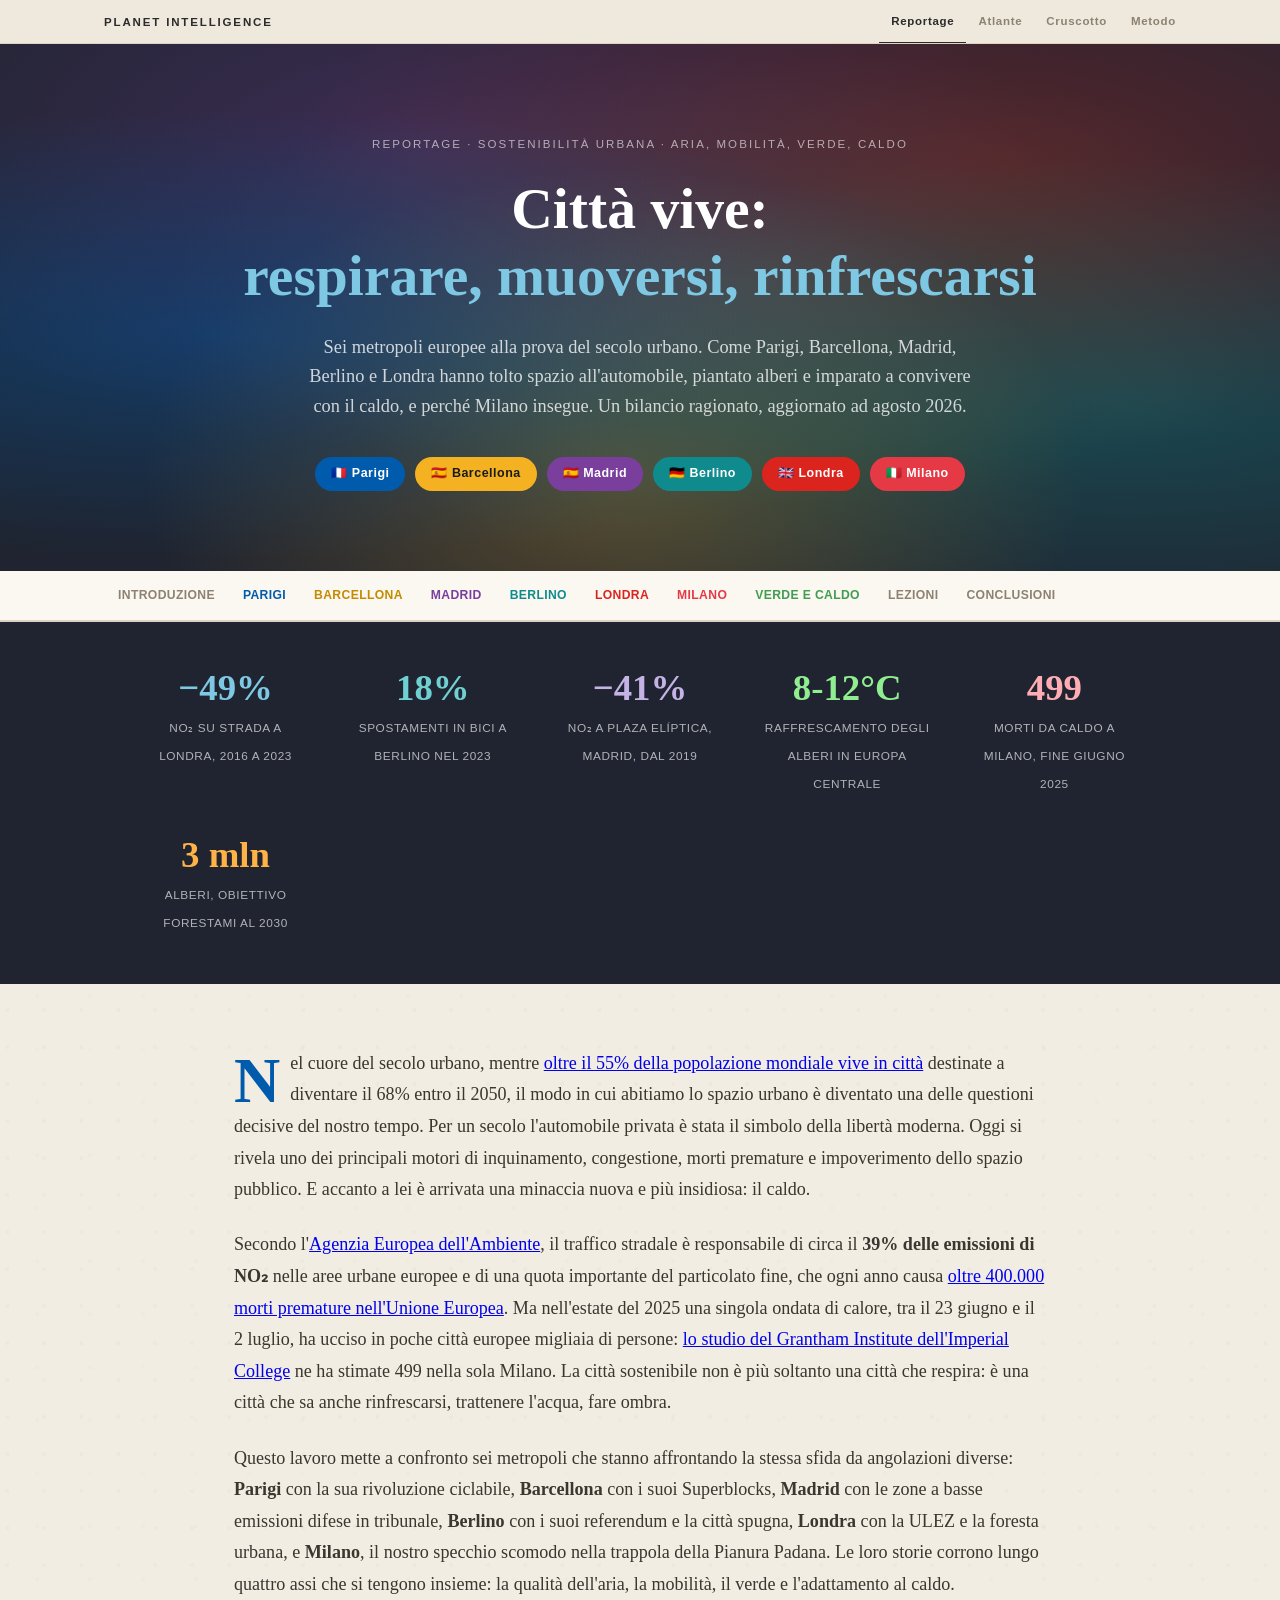
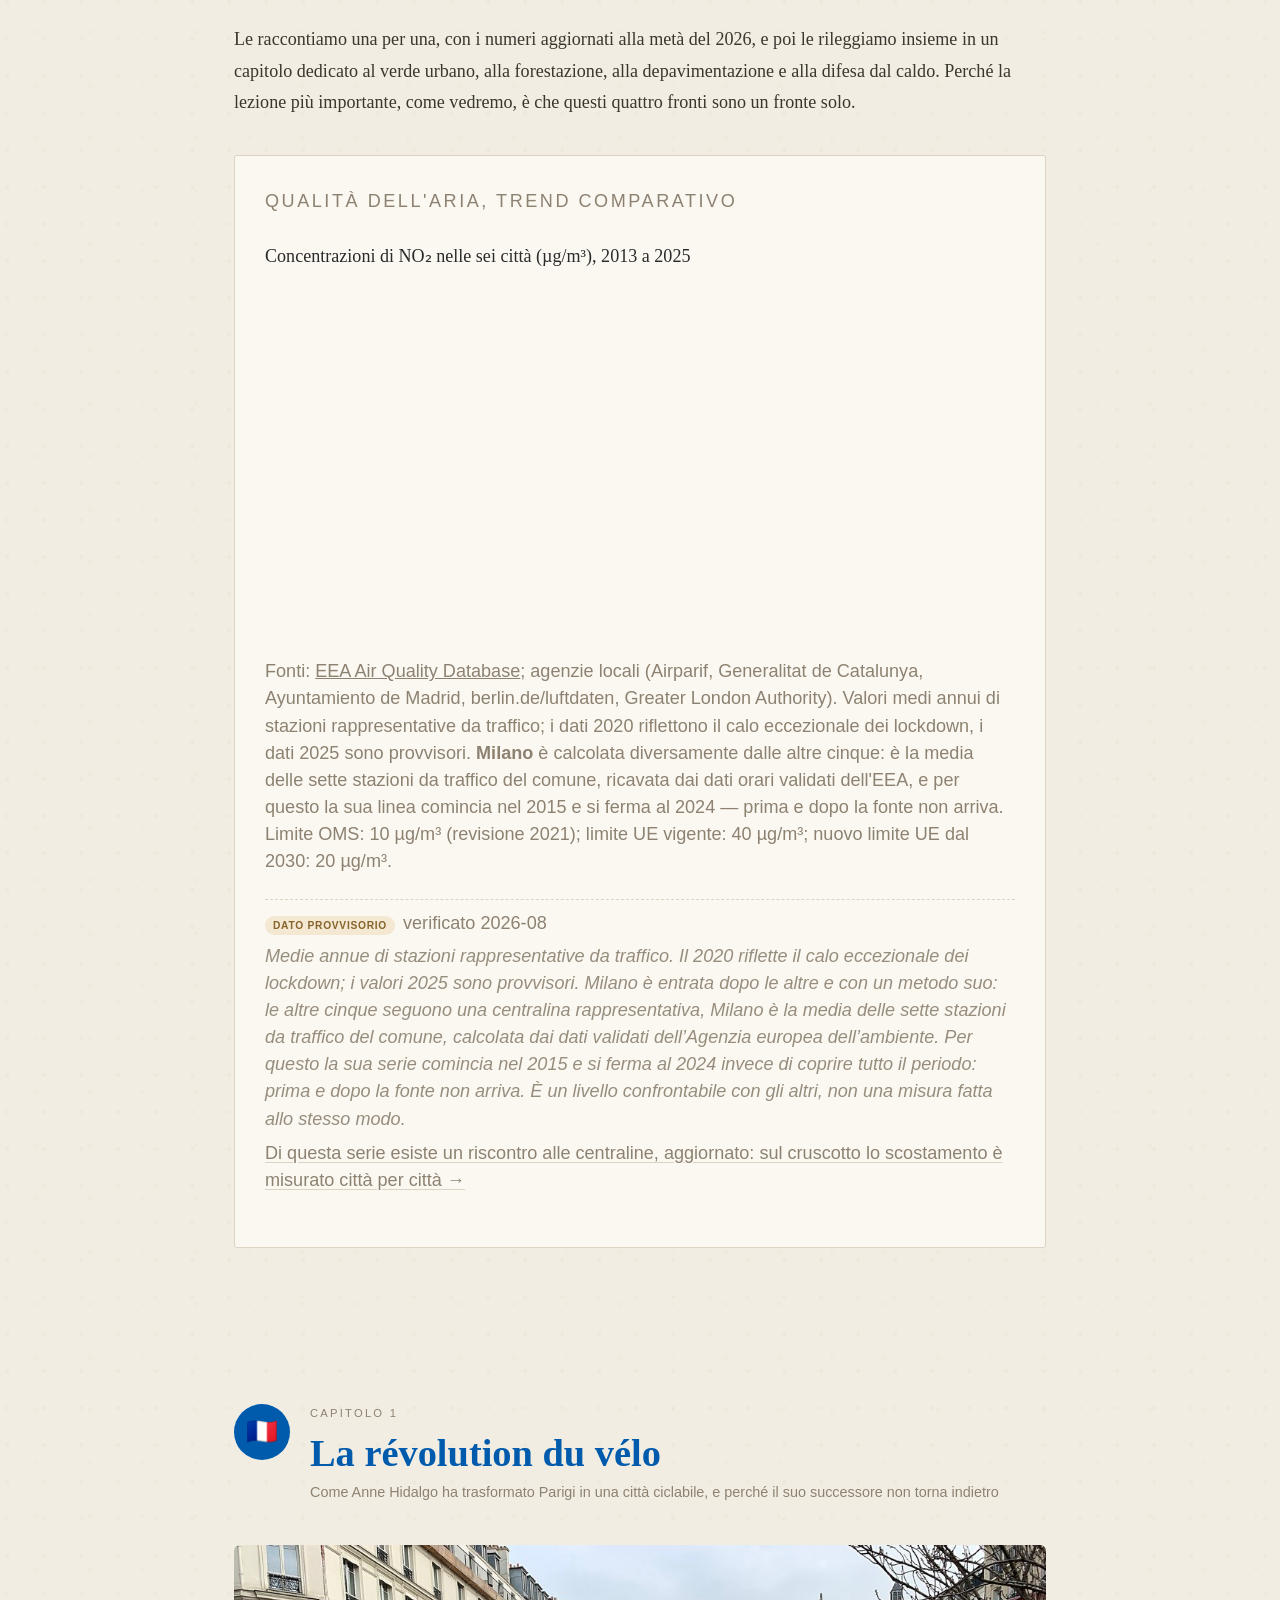
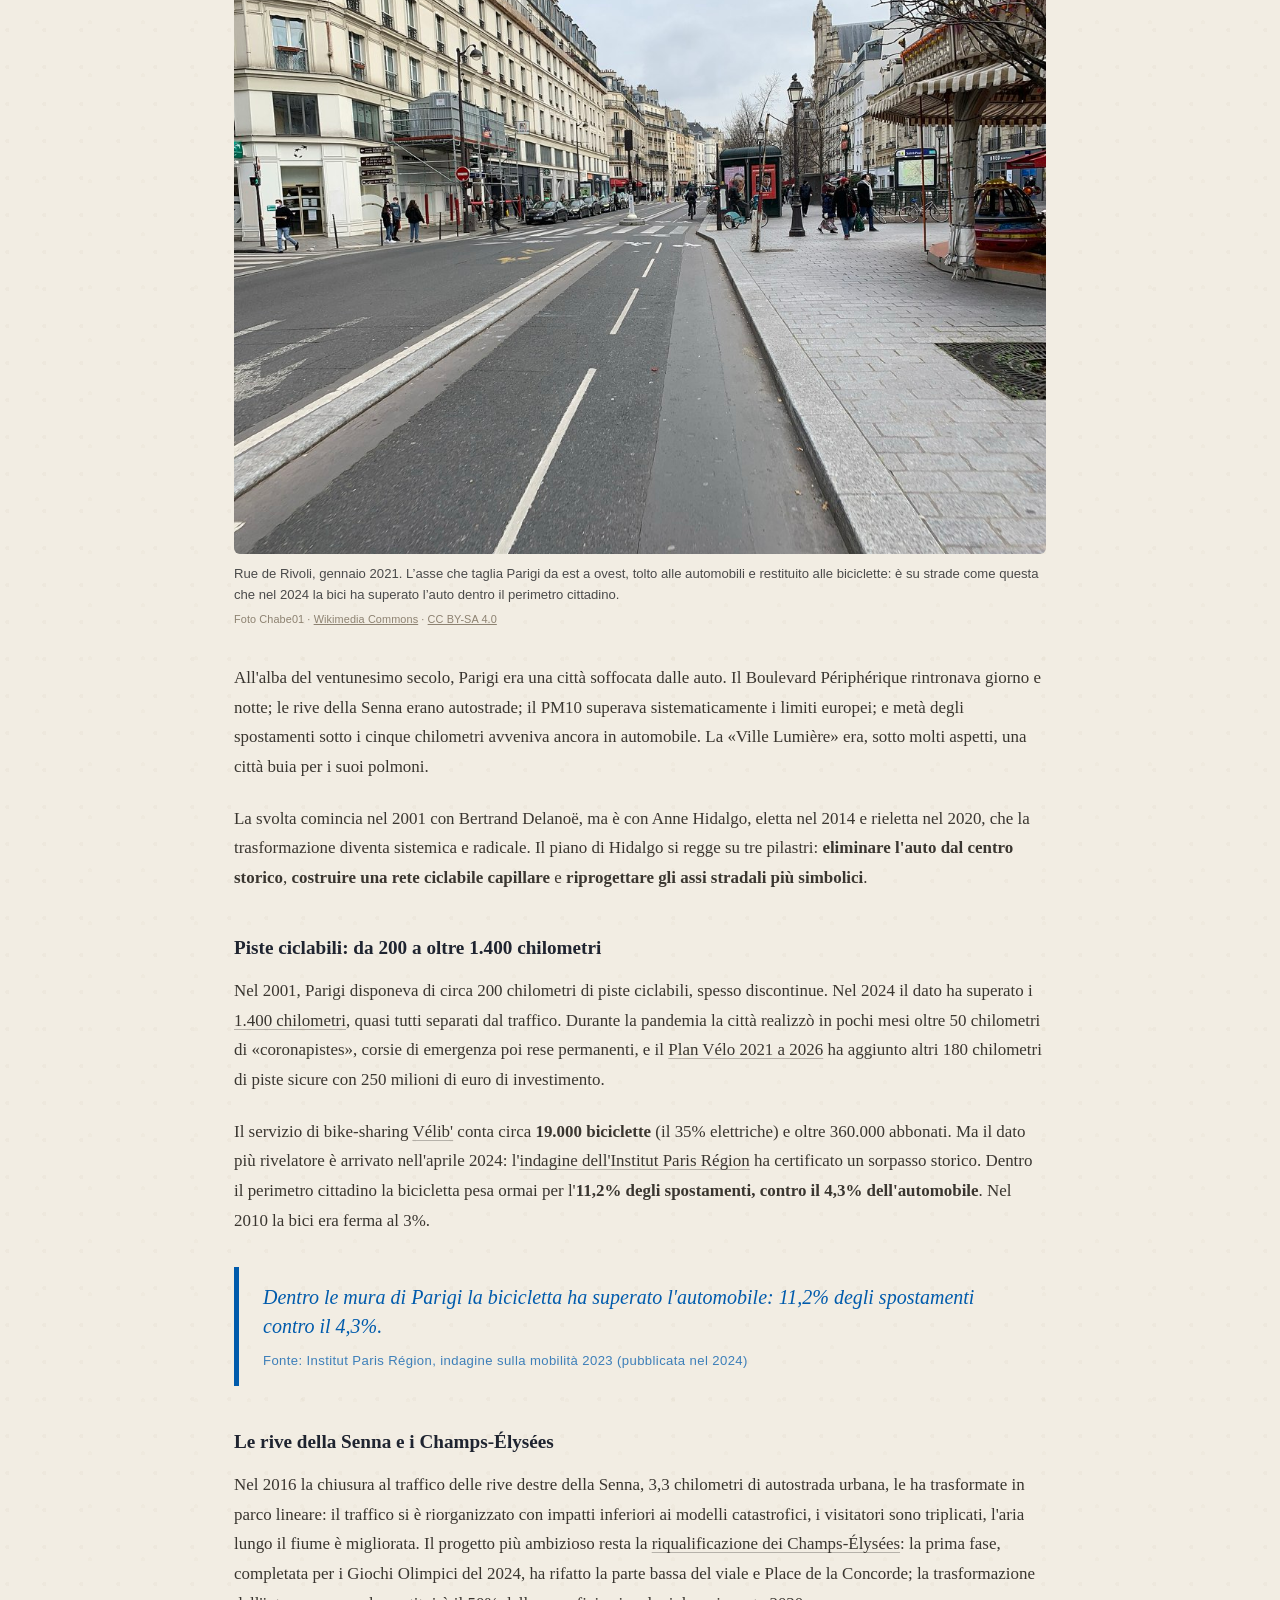
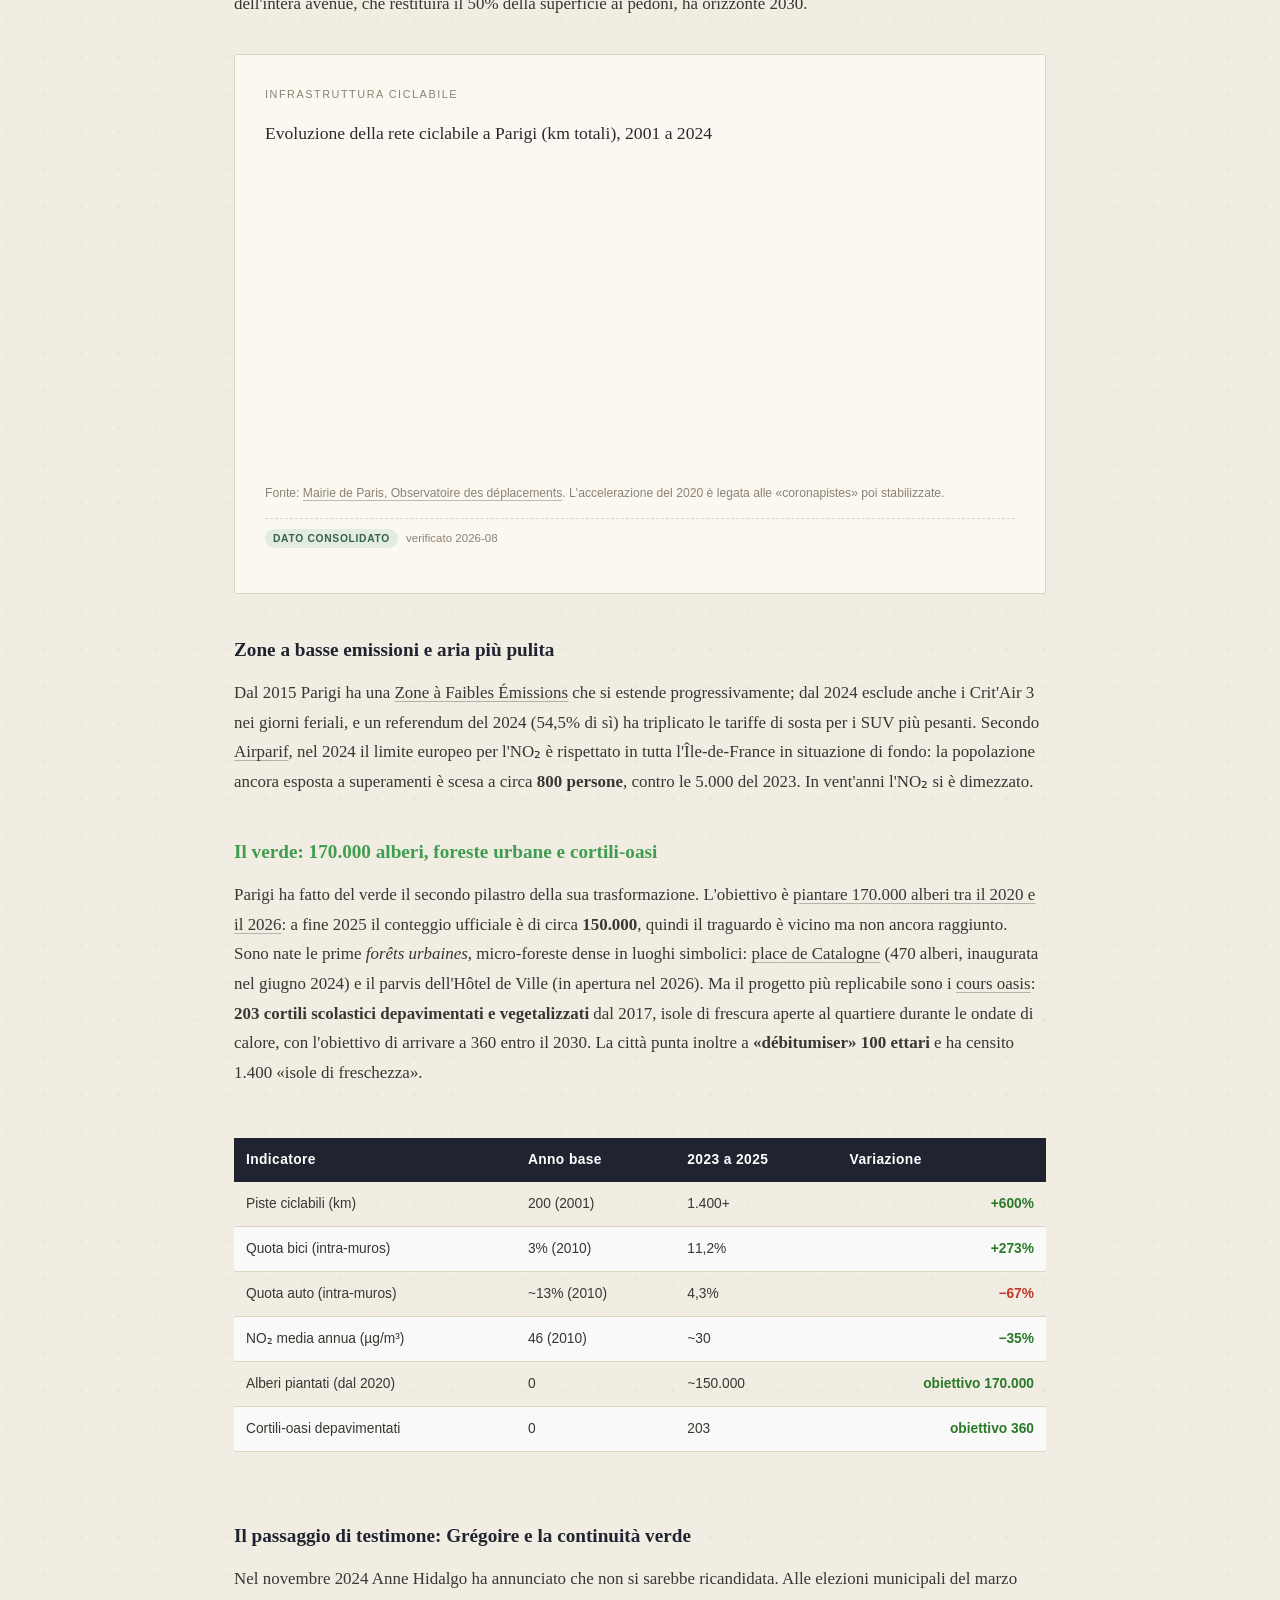
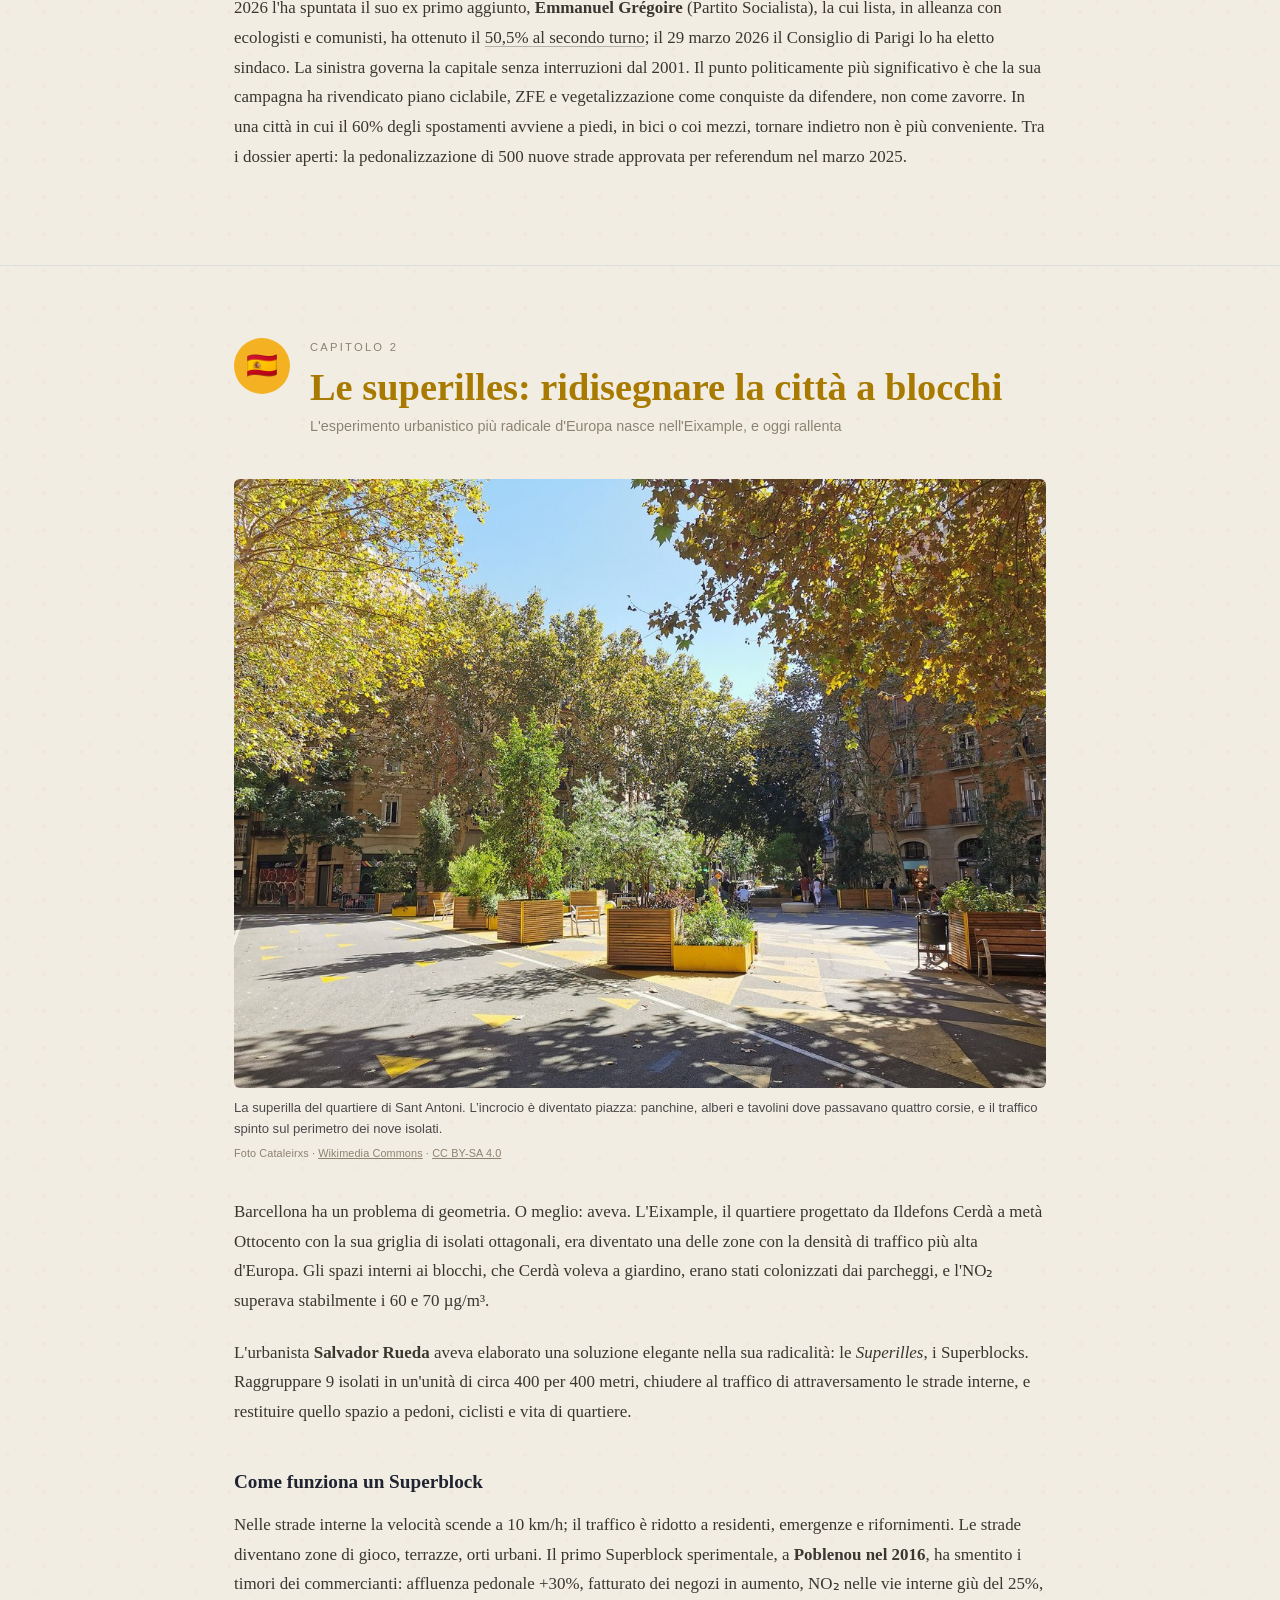
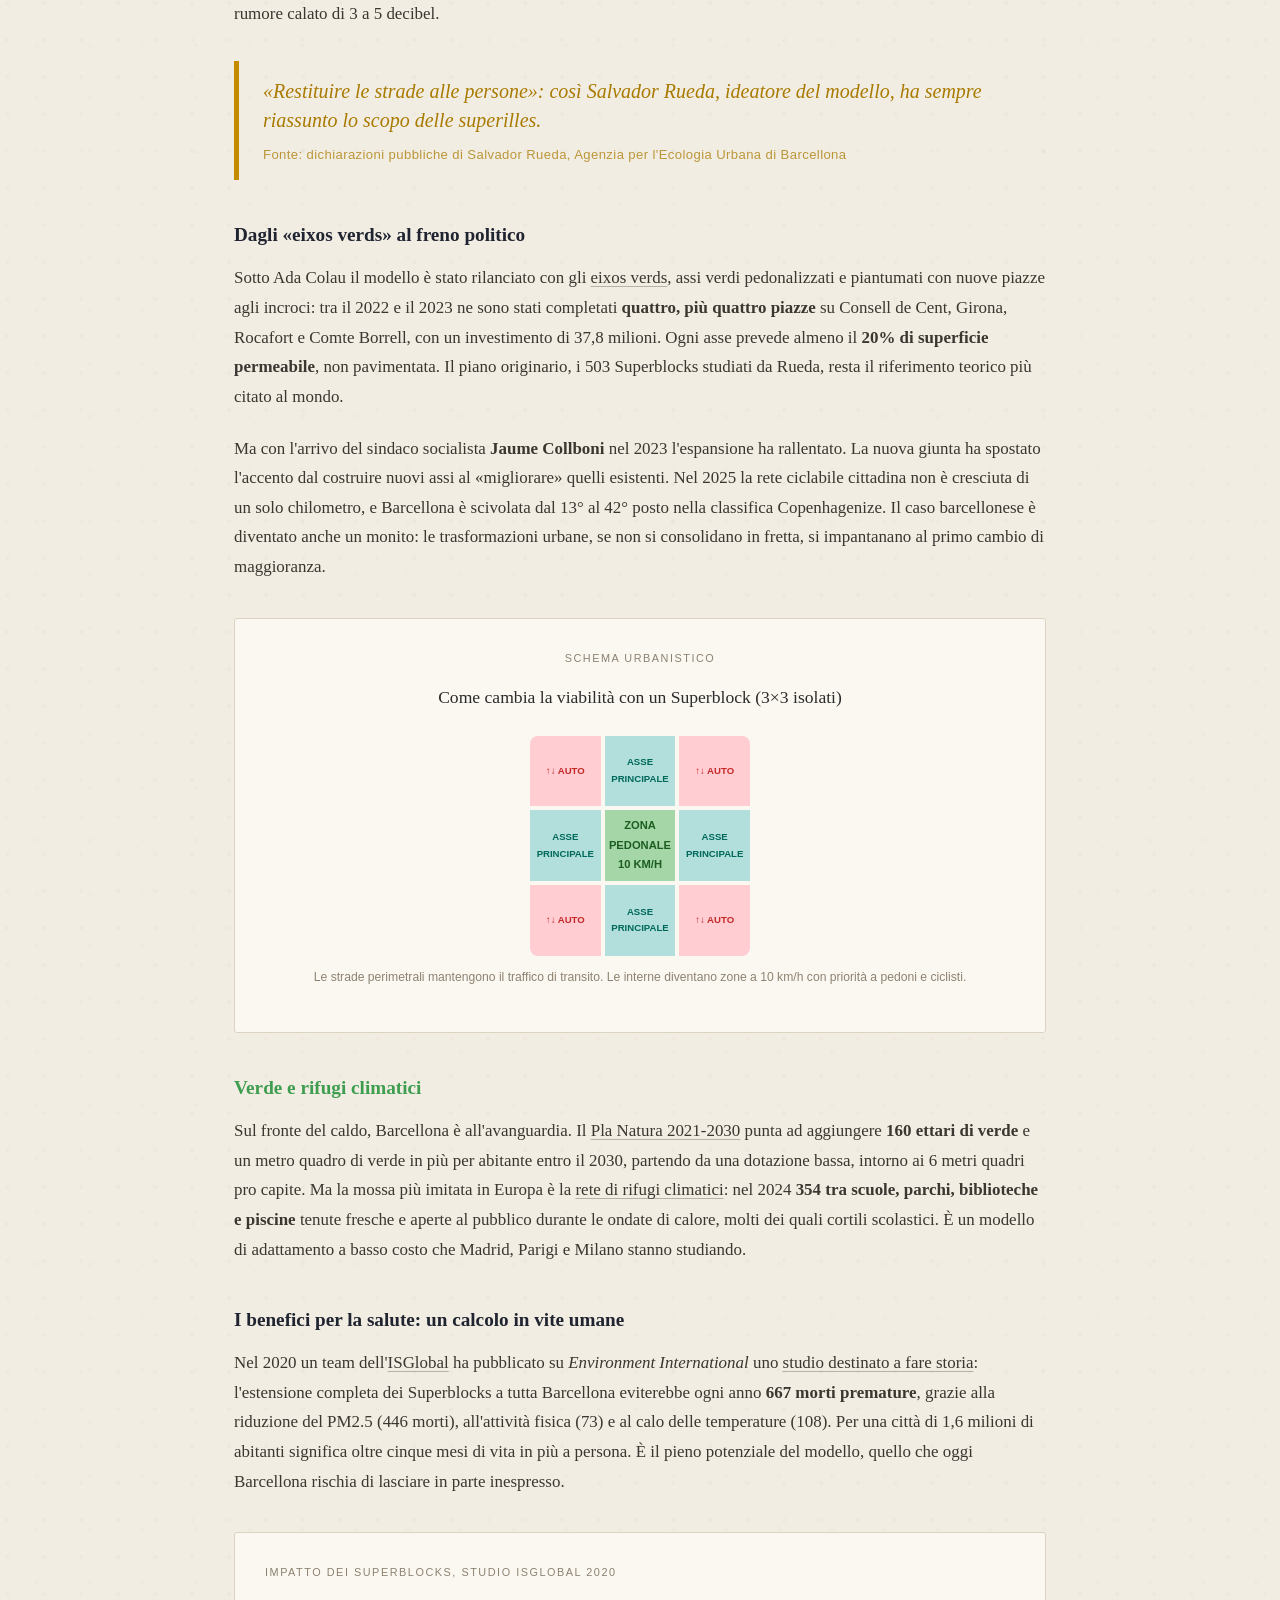
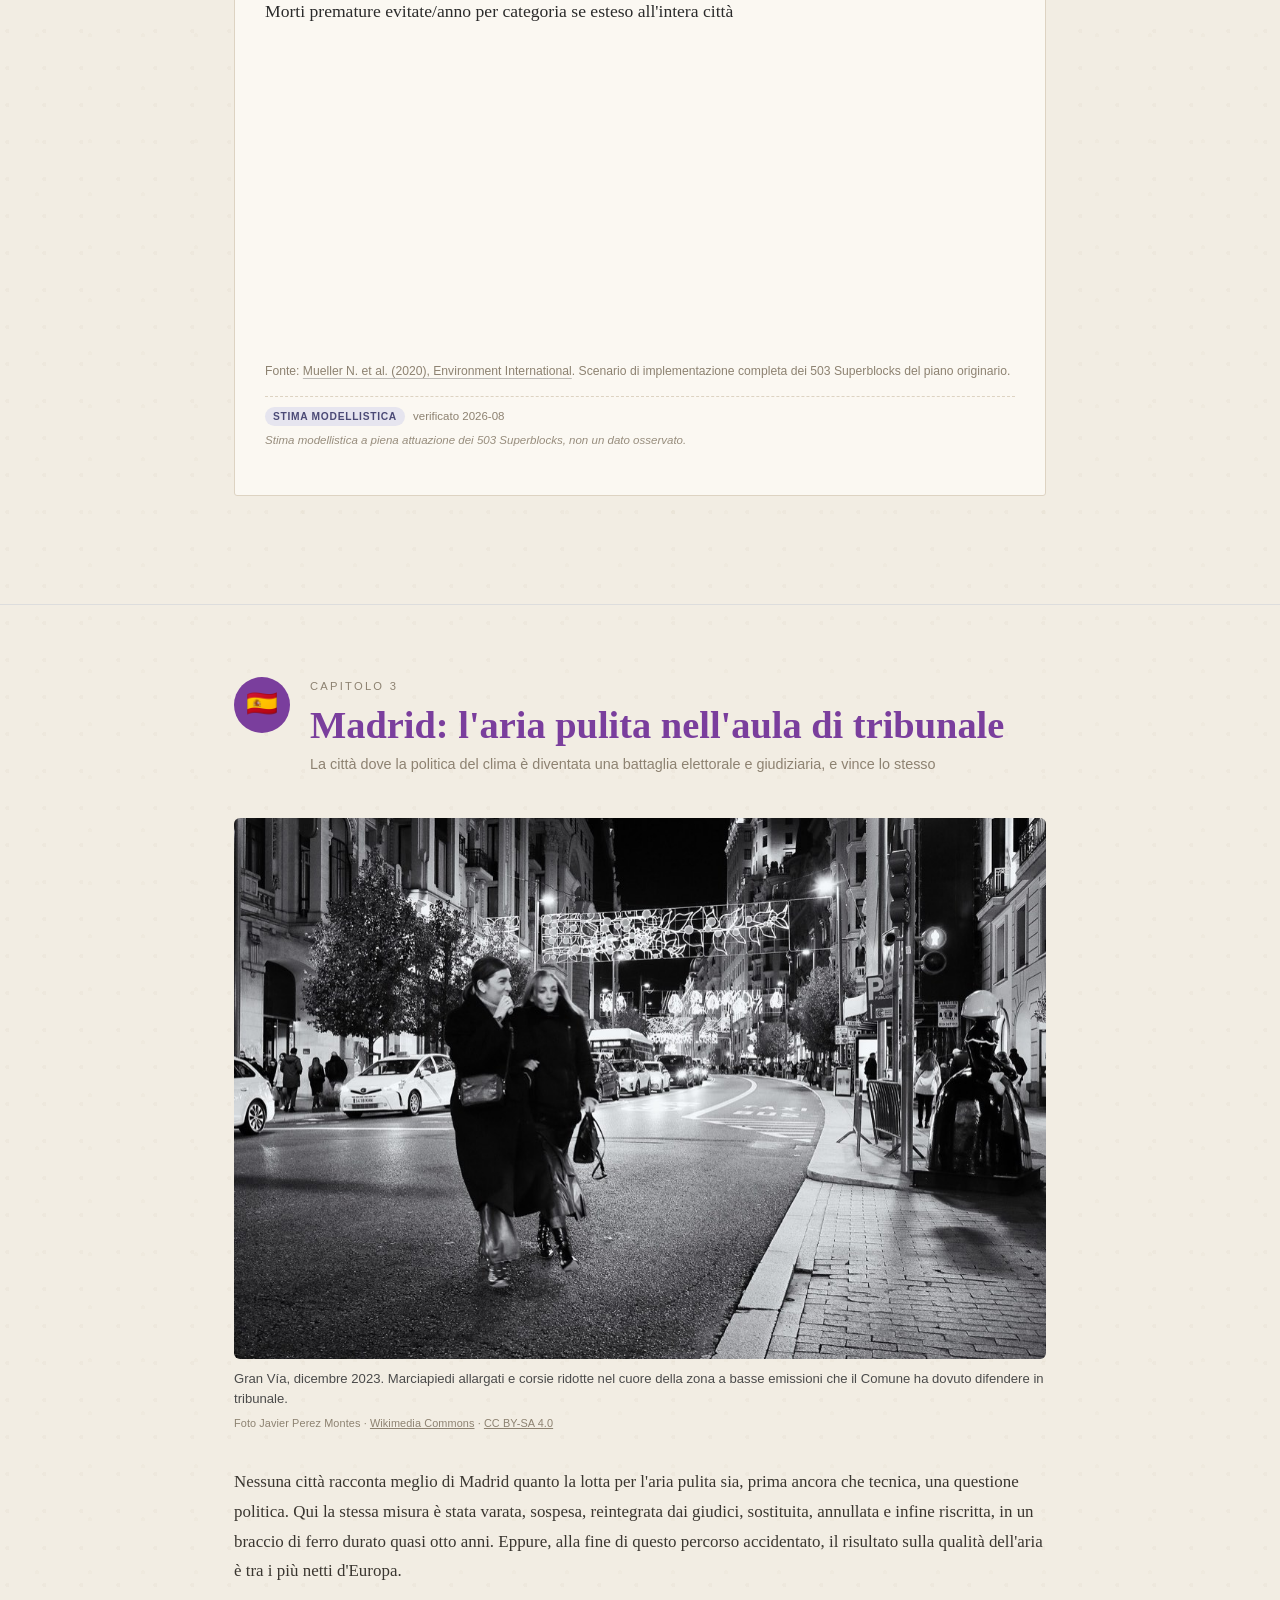
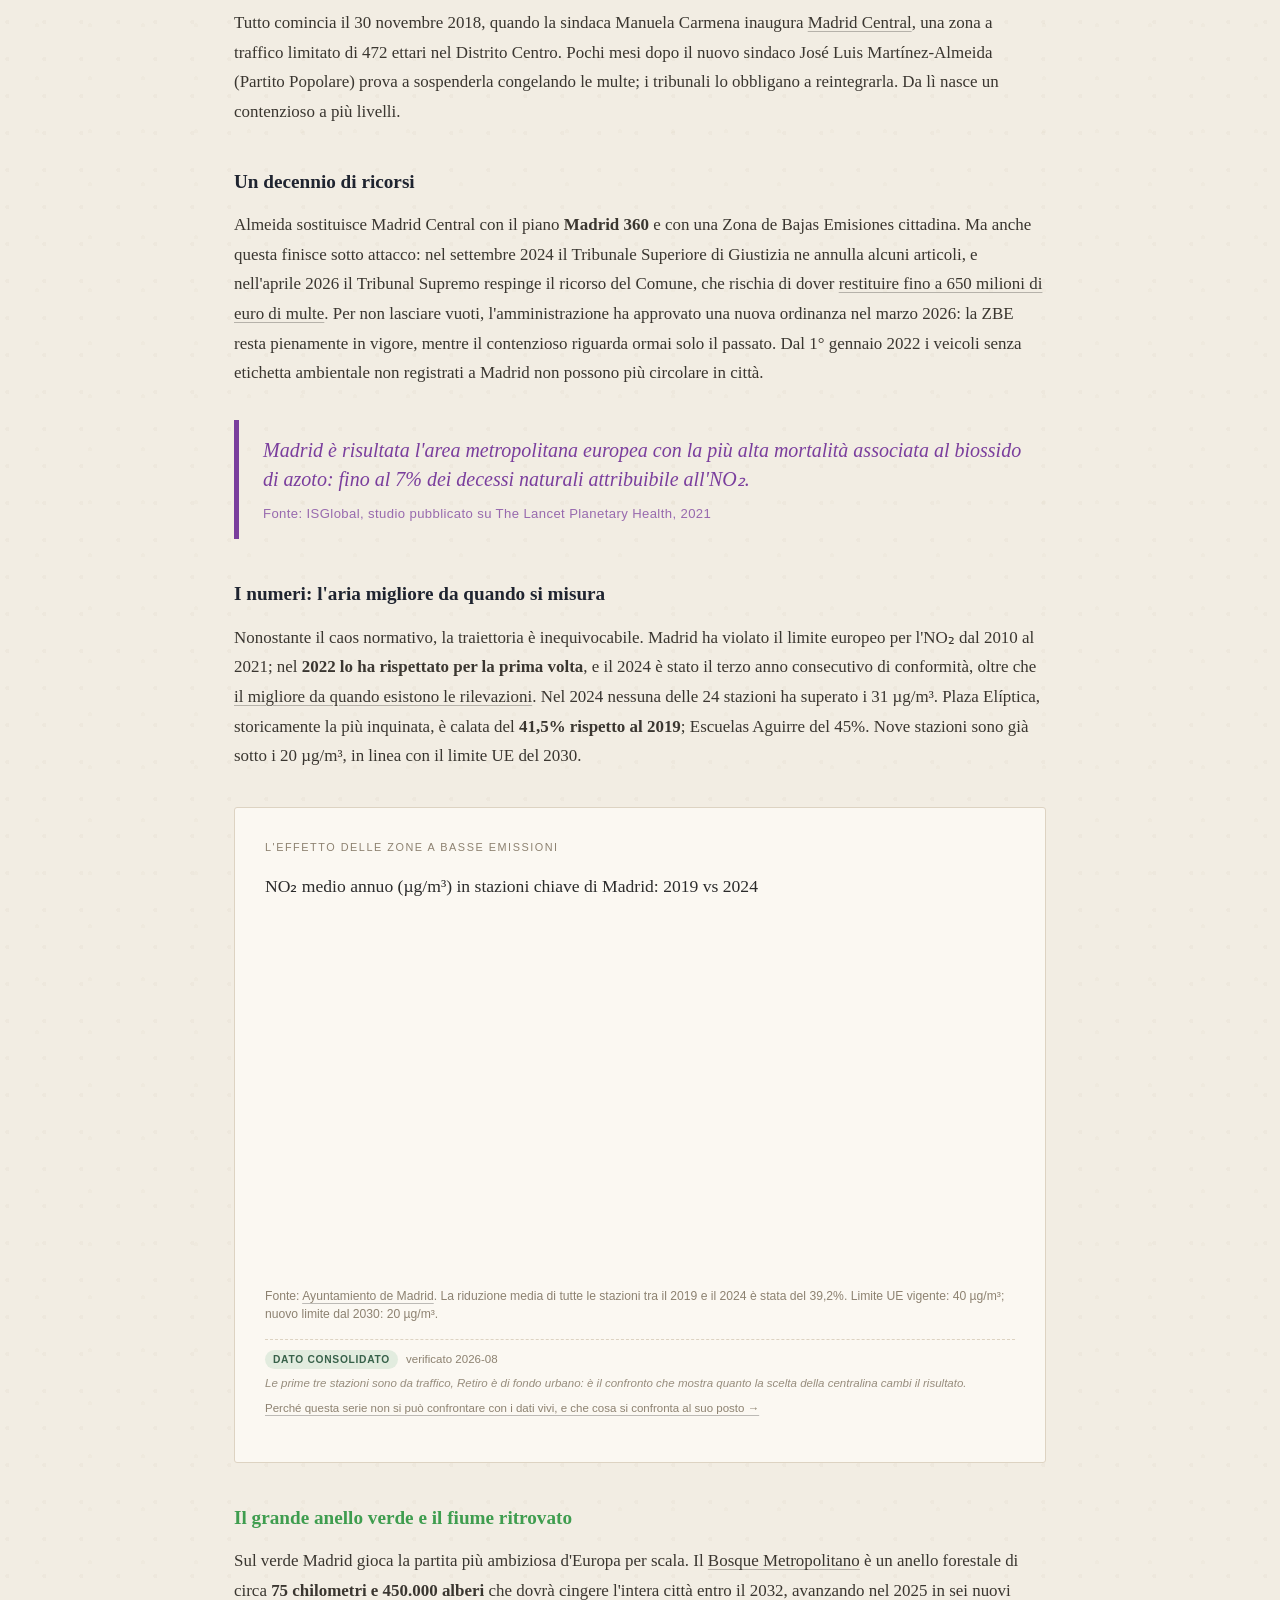
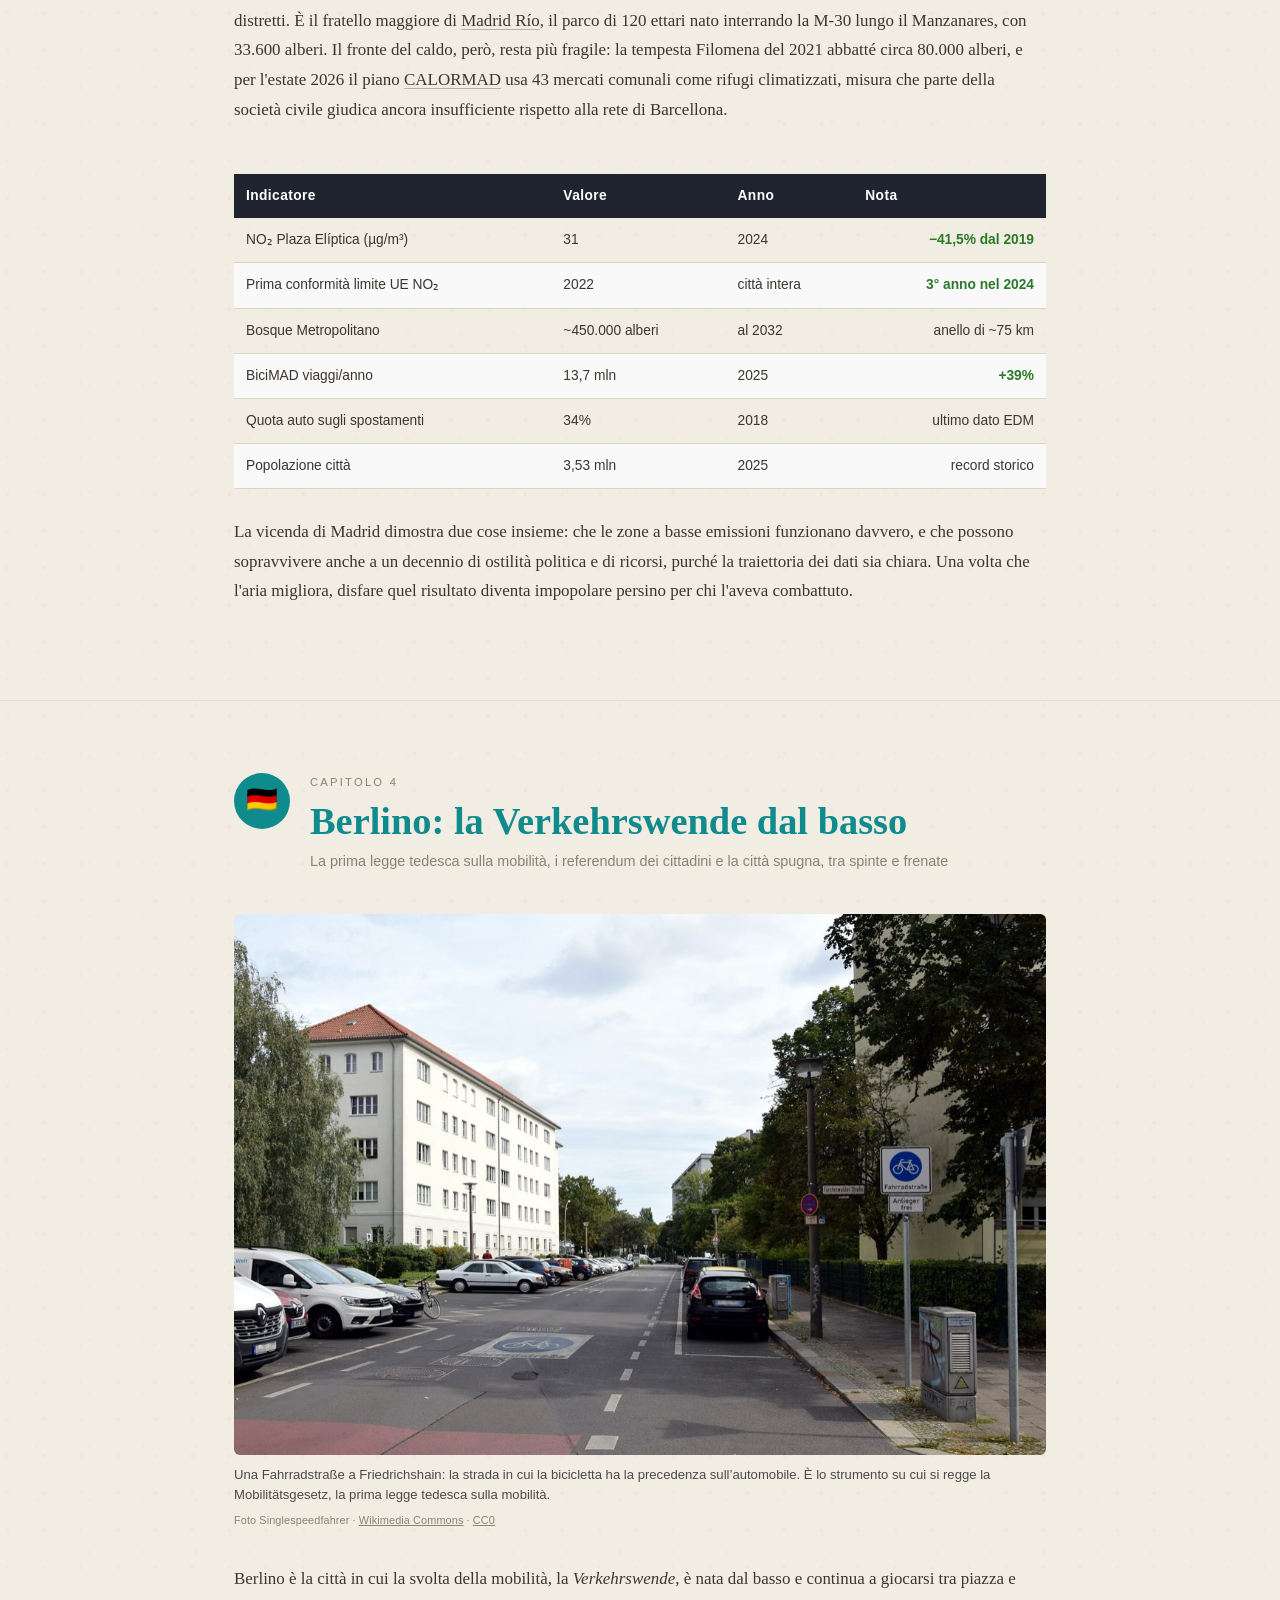
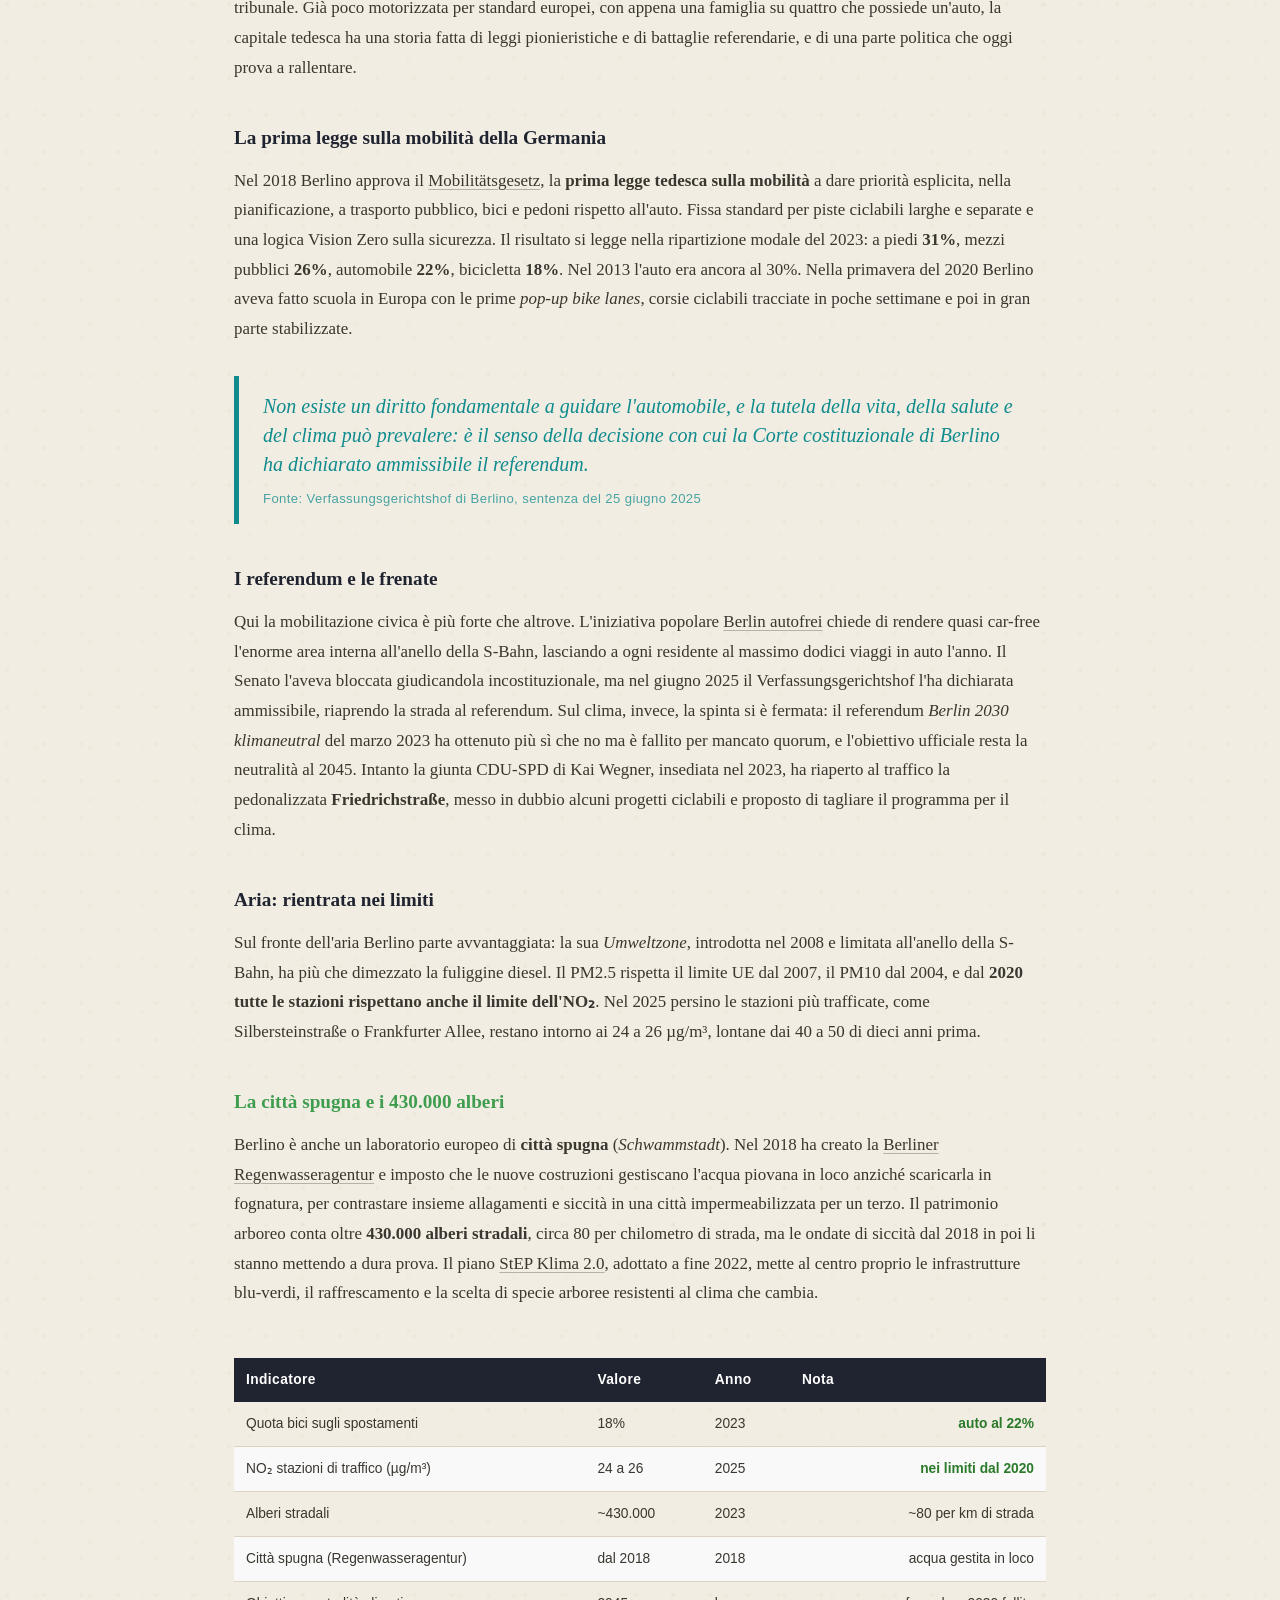
<file: index.html>
<!DOCTYPE html>
<html lang="it"><head><meta http-equiv="Content-Type" content="text/html; charset=UTF-8">
  
  <meta name="description" content="Sei metropoli europee alla prova del secolo urbano: come Parigi, Barcellona, Madrid, Berlino e Londra hanno tolto spazio all'automobile, piantato alberi e imparato a convivere con il caldo, e perché Milano insegue.">
  <meta name="author" content="Planet Intelligence">
  <meta property="og:type" content="article">
  <meta property="og:title" content="Città vive: respirare, muoversi, rinfrescarsi">
  <meta property="og:description" content="Aria, mobilità, verde e caldo in sei metropoli europee. Un bilancio ragionato con i dati aggiornati.">
  <meta property="og:locale" content="it_IT">
  <meta name="twitter:card" content="summary_large_image">
  <meta name="viewport" content="width=device-width, initial-scale=1.0">
  <title>Città vive · Un reportage sulla sostenibilità urbana in sei metropoli europee</title>
  <script src="assets/vendor/chart.umd.js"></script>
  <link rel="stylesheet" href="assets/stile.css">
  <style>
    *, *::before, *::after { box-sizing: border-box; margin: 0; padding: 0; }
    :root {
      /* palette e caratteri arrivano da assets/stile.css:
         qui restano solo gli alias storici usati in questo foglio */
      --dark:  var(--scuro);
      --mid:   #2d2d44;
      --light: var(--carta);
      --text:  var(--testo);
      --muted: var(--tenue);
    }
    html { scroll-behavior: smooth; }
    body {
      font-family: var(--serif); color: var(--testo); line-height: 1.75;
      background-color: var(--carta);
      background-image:
        radial-gradient(circle at 20% 30%, rgba(180,165,140,.07) 0 2px, transparent 2px),
        radial-gradient(circle at 70% 80%, rgba(180,165,140,.05) 0 2px, transparent 2px);
      background-size: 37px 37px, 53px 53px;
    }

    /* Hero */
    .hero { background: var(--dark); color: #fff; text-align: center; padding: 90px 24px 80px; position: relative; overflow: hidden; }
    .hero::before {
      content: ''; position: absolute; inset: 0;
      background: radial-gradient(ellipse at 18% 55%, rgba(0,91,172,.42) 0%, transparent 55%),
                  radial-gradient(ellipse at 78% 22%, rgba(220,36,31,.28) 0%, transparent 50%),
                  radial-gradient(ellipse at 48% 82%, rgba(244,178,35,.26) 0%, transparent 50%),
                  radial-gradient(ellipse at 32% 20%, rgba(122,62,157,.32) 0%, transparent 50%),
                  radial-gradient(ellipse at 88% 68%, rgba(15,139,141,.34) 0%, transparent 48%),
                  radial-gradient(ellipse at 60% 45%, rgba(63,157,79,.22) 0%, transparent 55%);
    }
    .hero-inner { position: relative; max-width: 860px; margin: 0 auto; }
    .hero-label { font-family: var(--sans); font-size: .72rem; letter-spacing: .18em; text-transform: uppercase; color: rgba(255,255,255,.6); margin-bottom: 22px; }
    .hero h1 { font-size: clamp(2.2rem, 5vw, 3.6rem); line-height: 1.15; font-weight: 700; margin-bottom: 24px; }
    .hero h1 span { color: #7ec8e3; }
    .hero-sub { font-size: 1.15rem; color: rgba(255,255,255,.78); max-width: 680px; margin: 0 auto 36px; line-height: 1.6; }
    .city-pills { display: flex; gap: 10px; justify-content: center; flex-wrap: wrap; }
    .pill { display: inline-block; padding: 6px 16px; border-radius: 999px; font-family: var(--sans); font-size: .78rem; font-weight: 600; letter-spacing: .04em; }
    .pill-paris    { background: var(--paris);    color: #fff; }
    .pill-london   { background: var(--london);   color: #fff; }
    .pill-barcelona{ background: var(--barcelona); color: #1a1a1a; }
    .pill-madrid   { background: var(--madrid);   color: #fff; }
    .pill-berlin   { background: var(--berlin);   color: #fff; }
    .pill-milan    { background: var(--milan);     color: #fff; }

    /* Layout */
    .container { max-width: 860px; margin: 0 auto; padding: 0 24px; }
    .container-wide { max-width: 1060px; margin: 0 auto; padding: 0 24px; }

    /* Nav TOC — i capitoli del pezzo. Si incolla SOTTO la fascia della
       testata, che è alta 41px: le due barre restano visibili insieme
       senza sovrapporsi. Su telefono la fascia scorre via (vedi la media
       query in assets/stile.css) e questa torna a incollarsi in cima. */
    .toc { background: var(--carta-2); border-bottom: 2px solid var(--riga); position: sticky; top: var(--h-fascia); z-index: 100; }
    @media (max-width: 620px) { .toc { top: 0; } }
    .toc-inner { max-width: 1120px; margin: 0 auto; padding: 0 24px; display: flex; align-items: center; overflow-x: auto; }
    .toc a { display: block; padding: 14px 14px; font-family: var(--sans); font-size: .76rem; font-weight: 600; letter-spacing: .03em; text-transform: uppercase; text-decoration: none; color: var(--muted); white-space: nowrap; border-bottom: 3px solid transparent; margin-bottom: -3px; transition: color .2s, border-color .2s; }
    .toc a:hover { color: var(--text); }
    .toc a.paris     { color: var(--paris);    border-color: var(--paris); }
    .toc a.london    { color: var(--london);   border-color: var(--london); }
    .toc a.barcelona { color: #c48a00;         border-color: var(--barcelona); }
    .toc a.madrid    { color: var(--madrid);   border-color: var(--madrid); }
    .toc a.berlin    { color: var(--berlin);   border-color: var(--berlin); }
    .toc a.milan     { color: var(--milan);    border-color: var(--milan); }
    .toc a.green     { color: var(--green);    border-color: var(--green); }

    /* Intro */
    .intro { padding: 64px 0 48px; }
    .intro p { font-size: 1.13rem; margin-bottom: 1.3em; }
    /* solo il primo paragrafo VERO dell'introduzione, non il titolo del grafico */
    .intro > .container > p:first-of-type::first-letter { font-size: 4rem; font-weight: 700; float: left; line-height: .85; margin: 6px 10px 0 0; color: var(--paris); }

    /* Stat bar */
    .stat-bar { background: var(--dark); color: #fff; padding: 40px 0; }
    .stat-grid { display: grid; grid-template-columns: repeat(auto-fit, minmax(160px, 1fr)); gap: 24px; text-align: center; }
    .stat-item { padding: 8px; }
    .stat-num { font-size: 2.3rem; font-weight: 700; line-height: 1; display: block; margin-bottom: 6px; }
    .stat-desc { font-family: var(--sans); font-size: .74rem; letter-spacing: .05em; color: rgba(255,255,255,.65); text-transform: uppercase; }
    .stat-item:nth-child(1) .stat-num { color: #7ec8e3; }
    .stat-item:nth-child(2) .stat-num { color: #6fd0d2; }
    .stat-item:nth-child(3) .stat-num { color: #c5b3e6; }
    .stat-item:nth-child(4) .stat-num { color: #90ee90; }
    .stat-item:nth-child(5) .stat-num { color: #ffadb5; }
    .stat-item:nth-child(6) .stat-num { color: #ffb347; }

    /* City sections */
    .city-section { padding: 72px 0; }
    .city-section + .city-section { border-top: 1px solid #ddd; }
    .city-header { display: flex; align-items: flex-start; gap: 20px; margin-bottom: 40px; }
    .city-flag { width: 56px; height: 56px; border-radius: 50%; flex-shrink: 0; display: flex; align-items: center; justify-content: center; font-size: 1.6rem; }
    .city-flag.paris     { background: var(--paris); }
    .city-flag.london    { background: var(--london); }
    .city-flag.barcelona { background: var(--barcelona); }
    .city-flag.madrid    { background: var(--madrid); }
    .city-flag.berlin    { background: var(--berlin); }
    .city-flag.milan     { background: var(--milan); }
    .city-title { flex: 1; }
    .city-title .overline { font-family: var(--sans); font-size: .7rem; letter-spacing: .2em; text-transform: uppercase; color: var(--muted); display: block; margin-bottom: 6px; }
    .city-title h2 { font-size: clamp(1.7rem, 3.5vw, 2.4rem); line-height: 1.2; margin-bottom: 4px; }
    .city-title h2.paris     { color: var(--paris); }
    .city-title h2.london    { color: var(--london); }
    .city-title h2.barcelona { color: #a97a00; }
    .city-title h2.madrid    { color: var(--madrid); }
    .city-title h2.berlin    { color: var(--berlin); }
    .city-title h2.milan     { color: var(--milan); }

    .body-text { font-size: 1.06rem; }
    .body-text p { margin-bottom: 1.3em; }
    .body-text h3 { font-size: 1.2rem; margin: 2em 0 .6em; color: var(--dark); }
    .body-text h3.green-h { color: var(--green); }
    .body-text strong { font-weight: 700; }
    .body-text a { color: inherit; text-decoration: underline; text-decoration-color: rgba(0,0,0,.25); text-underline-offset: 3px; }
    .body-text a:hover { text-decoration-color: currentColor; }
    .leaf { color: var(--green); font-weight: 700; }

    /* Pull quote */
    .pullquote { border-left: 5px solid currentColor; padding: 16px 24px; margin: 32px 0; font-size: 1.25rem; line-height: 1.45; font-style: italic; }
    .pullquote.paris     { border-color: var(--paris);  color: var(--paris); }
    .pullquote.london    { border-color: var(--london); color: var(--london); }
    .pullquote.barcelona { border-color: #c48a00;       color: #a97a00; }
    .pullquote.madrid    { border-color: var(--madrid); color: var(--madrid); }
    .pullquote.berlin    { border-color: var(--berlin); color: var(--berlin); }
    .pullquote.milan     { border-color: var(--milan);  color: var(--milan); }
    .pullquote.green     { border-color: var(--green);  color: var(--green); }
    .pullquote cite { display: block; margin-top: 10px; font-size: .82rem; font-style: normal; font-family: var(--sans); opacity: .75; letter-spacing: .03em; }

    /* Chart boxes */
    .chart-wrap { padding: 30px; margin: 36px 0; }   /* fondo, bordo e raggio da assets/stile.css */
    .chart-title { font-family: var(--sans); font-size: .68rem; letter-spacing: .14em; text-transform: uppercase; color: var(--tenue); margin-bottom: 6px; }
    .chart-headline { font-size: 1.1rem; font-weight: 400; margin-bottom: 10px; color: var(--inchiostro); }
    .chart-caption { font-family: var(--sans); font-size: .76rem; color: var(--muted); margin-top: 12px; line-height: 1.5; }
    .chart-caption a { color: var(--muted); }

    /* Data table */
    .data-table { width: 100%; border-collapse: collapse; font-family: var(--sans); font-size: .86rem; margin: 28px 0; }
    .data-table th { background: var(--dark); color: #fff; padding: 10px 12px; text-align: left; font-weight: 600; letter-spacing: .03em; }
    .data-table td { padding: 10px 12px; border-bottom: 1px solid var(--riga); }
    .data-table tr:nth-child(even) td { background: #f9f9f9; }
    .num { text-align: right; font-variant-numeric: tabular-nums; }
    .positive { color: #2a7a2a; font-weight: 700; }
    .negative { color: #c0392b; font-weight: 700; }
    .table-scroll { overflow-x: auto; }

    /* Superblock visual */
    .superblock-vis { display: grid; grid-template-columns: repeat(3, 1fr); grid-template-rows: repeat(3, 1fr); gap: 4px; width: 220px; height: 220px; margin: 0 auto 12px; border-radius: 8px; overflow: hidden; }
    .sb-cell { background: #c8e6c9; display: flex; align-items: center; justify-content: center; font-size: .6rem; font-family: var(--sans); color: #2e7d32; font-weight: 600; text-transform: uppercase; }
    .sb-cell.car  { background: #ffcdd2; color: #c62828; }
    .sb-cell.main { background: #b2dfdb; color: #00695c; }

    /* Green cross-cutting section */
    .green-section { background: var(--scuro-verde); color: #eaf3ec; padding: 80px 0; position: relative; }
    .green-section h2 { color: #9be3a2; font-size: clamp(1.7rem,3.2vw,2.4rem); margin-bottom: 12px; }
    .green-section .overline { font-family: var(--sans); font-size: .7rem; letter-spacing: .2em; text-transform: uppercase; color: rgba(255,255,255,.55); display:block; margin-bottom: 12px;}
    .green-section .body-text { color: #dfeee2; }
    .green-section .body-text p { margin-bottom: 1.3em; font-size: 1.06rem; }
    .green-section .body-text h3 { color: #9be3a2; }
    .green-section .body-text a { color: #dfeee2; text-decoration-color: rgba(255,255,255,.35); }
    .green-section .chart-wrap { background: rgba(255,255,255,.05); border-color: var(--riga-scura); }
    .green-section .chart-headline { color: #fff; }
    .green-section .chart-title { color: rgba(255,255,255,.5); }
    .green-section .chart-caption { color: rgba(255,255,255,.5); }
    .green-section .chart-caption a { color: rgba(255,255,255,.5); }
    .green-section .data-table td { border-bottom: 1px solid rgba(255,255,255,.12); color:#eaf3ec; }
    .green-section .data-table tr:nth-child(even) td { background: rgba(255,255,255,.04); }
    .green-section .pullquote.green { color:#9be3a2; border-color:#9be3a2; }

    /* Lessons */
    .lessons { background: var(--scuro); color: #fff; padding: 72px 0; }
    .lessons h2 { font-size: clamp(1.6rem, 3vw, 2.2rem); color: #7ec8e3; margin-bottom: 40px; }
    .lesson-grid { display: grid; grid-template-columns: repeat(auto-fit, minmax(240px, 1fr)); gap: 24px; }
    .lesson-card { background: rgba(255,255,255,.06); border: 1px solid rgba(255,255,255,.12); border-radius: 10px; padding: 28px 24px; }
    .lesson-num { font-size: 2rem; font-weight: 700; color: #7ec8e3; display: block; margin-bottom: 10px; font-family: var(--sans); }
    .lesson-card h3 { font-size: 1rem; margin-bottom: 10px; color: #fff; }
    .lesson-card p { font-size: .9rem; color: rgba(255,255,255,.7); line-height: 1.6; }

    /* Conclusion */
    .conclusion { padding: 72px 0 80px; }
    .conclusion h2 { font-size: clamp(1.5rem, 3vw, 2rem); margin-bottom: 28px; color: var(--dark); }
    .conclusion p { font-size: 1.06rem; margin-bottom: 1.3em; }

    /* Sources box */
    .sources-box { background: var(--carta-2); border: 1px solid var(--riga); border-radius: 3px; padding: 28px 32px; margin: 48px 0 0; }
    .sources-box h3 { font-family: var(--sans); font-size: .8rem; letter-spacing: .15em; text-transform: uppercase; color: var(--muted); margin-bottom: 18px; }
    .sources-list { list-style: none; column-count: 1; }
    .sources-list li { font-family: var(--sans); font-size: .82rem; color: var(--text); padding: 6px 0; border-bottom: 1px solid #f0f0f0; display: flex; gap: 10px; }
    .sources-list li:last-child { border-bottom: none; }
    .src-tag { font-size: .68rem; background: var(--dark); color: #fff; border-radius: 4px; padding: 2px 7px; white-space: nowrap; align-self: center; letter-spacing: .04em; }
    .src-tag.paris     { background: var(--paris); }
    .src-tag.barcelona { background: #a97a00; }
    .src-tag.madrid    { background: var(--madrid); }
    .src-tag.berlin    { background: var(--berlin); }
    .src-tag.london    { background: var(--london); }
    .src-tag.milan     { background: var(--milan); }
    .src-tag.green     { background: var(--green); }
    .src-tag.global    { background: #555; }
    .sources-list a { color: var(--text); text-decoration: underline; text-decoration-color: rgba(0,0,0,.25); }
    .sources-list a:hover { text-decoration-color: currentColor; }

    /* Footer */
    footer { background: var(--mid); color: rgba(255,255,255,.5); text-align: center; padding: 28px 24px; font-family: var(--sans); font-size: .78rem; line-height: 1.7; }

    @media (max-width: 600px) {
      .city-header { flex-direction: column; gap: 12px; }
      .chart-wrap { padding: 20px 16px; }
    }

    /* --- contenitore grafici: altezza esplicita, il canvas la riempie --- */
    /* Chart.js dimensiona leggendo il CONTENITORE: l'altezza va qui,
       il canvas resta libero (altrimenti il disegno si schiaccia). */
    .chart-box { position: relative; width: 100%; height: 300px; }
    .chart-box.alto  { height: 350px; }
    .chart-box.basso { height: 210px; }
    .chart-box canvas { display: block; }


    /* --- mobile --- */
    @media (max-width: 760px) {
      .chart-box { height: 260px; }
      .chart-box.alto { height: 320px; }
      .chart-box.basso { height: 190px; }
      .city-header { flex-direction: column; gap: 12px; }
      .toc-inner { -webkit-overflow-scrolling: touch; }
      .stat-grid { grid-template-columns: repeat(2, 1fr); }
    }

    /* --- fotografie --- */
    .foto { margin: 8px 0 34px; }
    .foto img { width: 100%; height: auto; display: block; border-radius: 6px; }
    .foto figcaption { margin-top: 10px; }
    .foto-did { display: block; font-family: var(--sans); font-size: .82rem;
                line-height: 1.55; color: #4a4a4a; }
    .foto-cred { display: block; font-family: var(--sans); font-size: .68rem;
                 color: var(--muted); margin-top: 5px; letter-spacing: .01em; }
    .foto-cred a { color: var(--muted); }
  </style>
</head>
<body>

<!-- la stessa fascia su tutte e quattro le pagine; stili in assets/stile.css -->
<nav class="fascia-testata" aria-label="Le pagine di questo lavoro">
  <div class="fascia-inner">
    <a class="fascia-marchio" href="https://planetintelligence.github.io/">Planet Intelligence</a>
    <div class="fascia-pagine">
      <a href="index.html" aria-current="page">Reportage</a>
      <a href="dashboard.html">Atlante</a>
      <a href="cruscotto.html">Cruscotto</a>
      <a href="metodo.html">Metodo</a>
    </div>
  </div>
</nav>


<!-- HERO -->
<header class="hero">
  <div class="hero-inner">
    <p class="hero-label">Reportage · Sostenibilità urbana · Aria, mobilità, verde, caldo</p>
    <h1>Città vive:<br><span>respirare, muoversi, rinfrescarsi</span></h1>
    <p class="hero-sub">Sei metropoli europee alla prova del secolo urbano. Come Parigi, Barcellona, Madrid, Berlino e Londra hanno tolto spazio all'automobile, piantato alberi e imparato a convivere con il caldo, e perché Milano insegue. Un bilancio ragionato, aggiornato ad agosto 2026.</p>
    <div class="city-pills">
      <span class="pill pill-paris">🇫🇷 Parigi</span>
      <span class="pill pill-barcelona">🇪🇸 Barcellona</span>
      <span class="pill pill-madrid">🇪🇸 Madrid</span>
      <span class="pill pill-berlin">🇩🇪 Berlino</span>
      <span class="pill pill-london">🇬🇧 Londra</span>
      <span class="pill pill-milan">🇮🇹 Milano</span>
    </div>
  </div>
</header>

<!-- NAV -->
<nav class="toc">
  <div class="toc-inner">
    <a href="#intro">Introduzione</a>
    <a href="#paris" class="paris">Parigi</a>
    <a href="#barcelona" class="barcelona">Barcellona</a>
    <a href="#madrid" class="madrid">Madrid</a>
    <a href="#berlin" class="berlin">Berlino</a>
    <a href="#london" class="london">Londra</a>
    <a href="#milan" class="milan">Milano</a>
    <a href="#verde" class="green">Verde e caldo</a>
    <a href="#lessons">Lezioni</a>
    <a href="#conclusion">Conclusioni</a>
    <!-- le altre tre pagine stanno nella fascia in cima, che c'è su tutte:
         qui restano i soli capitoli del pezzo, che sono un'altra cosa -->
  </div>
</nav>

<!-- KEY NUMBERS -->
<div class="stat-bar">
  <div class="container-wide">
    <div class="stat-grid">
      <div class="stat-item"><span class="stat-num">−49%</span><span class="stat-desc">NO₂ su strada a Londra, 2016 a 2023</span></div>
      <div class="stat-item"><span class="stat-num">18%</span><span class="stat-desc">Spostamenti in bici a Berlino nel 2023</span></div>
      <div class="stat-item"><span class="stat-num">−41%</span><span class="stat-desc">NO₂ a Plaza Elíptica, Madrid, dal 2019</span></div>
      <div class="stat-item"><span class="stat-num">8-12°C</span><span class="stat-desc">Raffrescamento degli alberi in Europa centrale</span></div>
      <div class="stat-item"><span class="stat-num">499</span><span class="stat-desc">Morti da caldo a Milano, fine giugno 2025</span></div>
      <div class="stat-item"><span class="stat-num">3 mln</span><span class="stat-desc">Alberi, obiettivo ForestaMi al 2030</span></div>
    </div>
  </div>
</div>

<!-- INTRO -->
<section id="intro" class="intro">
  <div class="container">
    <p>Nel cuore del secolo urbano, mentre <a href="https://www.un.org/development/desa/pd/content/urbanization-0" target="_blank">oltre il 55% della popolazione mondiale vive in città</a> destinate a diventare il 68% entro il 2050, il modo in cui abitiamo lo spazio urbano è diventato una delle questioni decisive del nostro tempo. Per un secolo l'automobile privata è stata il simbolo della libertà moderna. Oggi si rivela uno dei principali motori di inquinamento, congestione, morti premature e impoverimento dello spazio pubblico. E accanto a lei è arrivata una minaccia nuova e più insidiosa: il caldo.</p>
    <p>Secondo l'<a href="https://www.eea.europa.eu/en/topics/in-depth/air-pollution" target="_blank">Agenzia Europea dell'Ambiente</a>, il traffico stradale è responsabile di circa il <strong>39% delle emissioni di NO₂</strong> nelle aree urbane europee e di una quota importante del particolato fine, che ogni anno causa <a href="https://www.eea.europa.eu/publications/air-quality-in-europe-2023" target="_blank">oltre 400.000 morti premature nell'Unione Europea</a>. Ma nell'estate del 2025 una singola ondata di calore, tra il 23 giugno e il 2 luglio, ha ucciso in poche città europee migliaia di persone: <a href="https://www.imperial.ac.uk/grantham/" target="_blank">lo studio del Grantham Institute dell'Imperial College</a> ne ha stimate 499 nella sola Milano. La città sostenibile non è più soltanto una città che respira: è una città che sa anche rinfrescarsi, trattenere l'acqua, fare ombra.</p>
    <p>Questo lavoro mette a confronto sei metropoli che stanno affrontando la stessa sfida da angolazioni diverse: <strong>Parigi</strong> con la sua rivoluzione ciclabile, <strong>Barcellona</strong> con i suoi Superblocks, <strong>Madrid</strong> con le zone a basse emissioni difese in tribunale, <strong>Berlino</strong> con i suoi referendum e la città spugna, <strong>Londra</strong> con la ULEZ e la foresta urbana, e <strong>Milano</strong>, il nostro specchio scomodo nella trappola della Pianura Padana. Le loro storie corrono lungo quattro assi che si tengono insieme: la qualità dell'aria, la mobilità, il verde e l'adattamento al caldo.</p>
    <p>Le raccontiamo una per una, con i numeri aggiornati alla metà del 2026, e poi le rileggiamo insieme in un capitolo dedicato al verde urbano, alla forestazione, alla depavimentazione e alla difesa dal caldo. Perché la lezione più importante, come vedremo, è che questi quattro fronti sono un fronte solo.</p>

    <div class="chart-wrap">
      <p class="chart-title">Qualità dell'aria, trend comparativo</p>
      <p class="chart-headline">Concentrazioni di NO₂ nelle sei città (µg/m³), 2013 a 2025</p>
      <div class="chart-box alto"><canvas id="no2Chart"></canvas></div>
      <p class="chart-caption">Fonti: <a href="https://www.eea.europa.eu/en/datahub" target="_blank">EEA Air Quality Database</a>; agenzie locali (Airparif, Generalitat de Catalunya, Ayuntamiento de Madrid, berlin.de/luftdaten, Greater London Authority). Valori medi annui di stazioni rappresentative da traffico; i dati 2020 riflettono il calo eccezionale dei lockdown, i dati 2025 sono provvisori. <strong>Milano</strong> è calcolata diversamente dalle altre cinque: è la media delle sette stazioni da traffico del comune, ricavata dai dati orari validati dell'EEA, e per questo la sua linea comincia nel 2015 e si ferma al 2024 — prima e dopo la fonte non arriva. Limite OMS: 10 µg/m³ (revisione 2021); limite UE vigente: 40 µg/m³; nuovo limite UE dal 2030: 20 µg/m³.</p>
    </div>
  </div>
</section>

<!-- ═══ PARIGI ═══ -->
<section id="paris" class="city-section">
  <div class="container">
    <div class="city-header">
      <div class="city-flag paris">🇫🇷</div>
      <div class="city-title">
        <span class="overline">Capitolo 1</span>
        <h2 class="paris">La révolution du vélo</h2>
        <p style="color:var(--muted);font-family:var(--sans);font-size:.9rem">Come Anne Hidalgo ha trasformato Parigi in una città ciclabile, e perché il suo successore non torna indietro</p>
      </div>
    </div>
    
      <figure class="foto">
        <img src="assets/img/paris.jpg" alt="Corsia ciclabile protetta su Rue de Rivoli a Parigi, con ciclisti in transito" loading="lazy">
        <figcaption>
          <span class="foto-did">Rue de Rivoli, gennaio 2021. L’asse che taglia Parigi da est a ovest, tolto alle automobili e restituito alle biciclette: è su strade come questa che nel 2024 la bici ha superato l’auto dentro il perimetro cittadino.</span>
          <span class="foto-cred">Foto Chabe01 · <a href="https://commons.wikimedia.org/wiki/File:Voie_Cyclable_Rue_Rivoli_-_Paris_IV_(FR75)_-_2021-01-03_-_1.jpg" target="_blank" rel="noopener">Wikimedia Commons</a> · <a href="https://creativecommons.org/licenses/by-sa/4.0" target="_blank" rel="noopener">CC BY-SA 4.0</a></span>
        </figcaption>
      </figure>
      <div class="body-text">
      <p>All'alba del ventunesimo secolo, Parigi era una città soffocata dalle auto. Il Boulevard Périphérique rintronava giorno e notte; le rive della Senna erano autostrade; il PM10 superava sistematicamente i limiti europei; e metà degli spostamenti sotto i cinque chilometri avveniva ancora in automobile. La «Ville Lumière» era, sotto molti aspetti, una città buia per i suoi polmoni.</p>
      <p>La svolta comincia nel 2001 con Bertrand Delanoë, ma è con Anne Hidalgo, eletta nel 2014 e rieletta nel 2020, che la trasformazione diventa sistemica e radicale. Il piano di Hidalgo si regge su tre pilastri: <strong>eliminare l'auto dal centro storico</strong>, <strong>costruire una rete ciclabile capillare</strong> e <strong>riprogettare gli assi stradali più simbolici</strong>.</p>

      <h3>Piste ciclabili: da 200 a oltre 1.400 chilometri</h3>
      <p>Nel 2001, Parigi disponeva di circa 200 chilometri di piste ciclabili, spesso discontinue. Nel 2024 il dato ha superato i <a href="https://www.paris.fr/pages/paris-a-velo-198" target="_blank">1.400 chilometri</a>, quasi tutti separati dal traffico. Durante la pandemia la città realizzò in pochi mesi oltre 50 chilometri di «coronapistes», corsie di emergenza poi rese permanenti, e il <a href="https://cdn.paris.fr/paris/2025/04/23/plan-velo_dossier-de-presse_fr-2024-web-W8kI.pdf" target="_blank">Plan Vélo 2021 a 2026</a> ha aggiunto altri 180 chilometri di piste sicure con 250 milioni di euro di investimento.</p>
      <p>Il servizio di bike-sharing <a href="https://www.velib-metropole.fr/" target="_blank">Vélib'</a> conta circa <strong>19.000 biciclette</strong> (il 35% elettriche) e oltre 360.000 abbonati. Ma il dato più rivelatore è arrivato nell'aprile 2024: l'<a href="https://www.paris.fr/pages/inedit-le-velo-surpasse-la-voiture-a-paris-et-en-petite-couronne-et-de-loin-26832" target="_blank">indagine dell'Institut Paris Région</a> ha certificato un sorpasso storico. Dentro il perimetro cittadino la bicicletta pesa ormai per l'<strong>11,2% degli spostamenti, contro il 4,3% dell'automobile</strong>. Nel 2010 la bici era ferma al 3%.</p>

      <blockquote class="pullquote paris">
        Dentro le mura di Parigi la bicicletta ha superato l'automobile: 11,2% degli spostamenti contro il 4,3%.
        <cite>Fonte: Institut Paris Région, indagine sulla mobilità 2023 (pubblicata nel 2024)</cite>
      </blockquote>

      <h3>Le rive della Senna e i Champs-Élysées</h3>
      <p>Nel 2016 la chiusura al traffico delle rive destre della Senna, 3,3 chilometri di autostrada urbana, le ha trasformate in parco lineare: il traffico si è riorganizzato con impatti inferiori ai modelli catastrofici, i visitatori sono triplicati, l'aria lungo il fiume è migliorata. Il progetto più ambizioso resta la <a href="https://www.paris.fr/pages/les-champs-elysees-se-transforment-7432" target="_blank">riqualificazione dei Champs-Élysées</a>: la prima fase, completata per i Giochi Olimpici del 2024, ha rifatto la parte bassa del viale e Place de la Concorde; la trasformazione dell'intera avenue, che restituirà il 50% della superficie ai pedoni, ha orizzonte 2030.</p>

      <div class="chart-wrap">
        <p class="chart-title">Infrastruttura ciclabile</p>
        <p class="chart-headline">Evoluzione della rete ciclabile a Parigi (km totali), 2001 a 2024</p>
        <div class="chart-box"><canvas id="cyclingParis"></canvas></div>
        <p class="chart-caption">Fonte: <a href="https://www.paris.fr/pages/observatoire-des-deplacements-a-paris-199" target="_blank">Mairie de Paris, Observatoire des déplacements</a>. L'accelerazione del 2020 è legata alle «coronapistes» poi stabilizzate.</p>
      </div>

      <h3>Zone a basse emissioni e aria più pulita</h3>
      <p>Dal 2015 Parigi ha una <a href="https://www.prefecturedepolice.interieur.gouv.fr/services-aux-professionnels/zfe-m-zone-faibles-emissions-mobilite" target="_blank">Zone à Faibles Émissions</a> che si estende progressivamente; dal 2024 esclude anche i Crit'Air 3 nei giorni feriali, e un referendum del 2024 (54,5% di sì) ha triplicato le tariffe di sosta per i SUV più pesanti. Secondo <a href="https://www.airparif.fr/surveiller-la-pollution/bilan-et-statistiques" target="_blank">Airparif</a>, nel 2024 il limite europeo per l'NO₂ è rispettato in tutta l'Île-de-France in situazione di fondo: la popolazione ancora esposta a superamenti è scesa a circa <strong>800 persone</strong>, contro le 5.000 del 2023. In vent'anni l'NO₂ si è dimezzato.</p>

      <h3 class="green-h">Il verde: 170.000 alberi, foreste urbane e cortili-oasi</h3>
      <p>Parigi ha fatto del verde il secondo pilastro della sua trasformazione. L'obiettivo è <a href="https://www.paris.fr/pages/l-arbre-a-paris-199" target="_blank">piantare 170.000 alberi tra il 2020 e il 2026</a>: a fine 2025 il conteggio ufficiale è di circa <strong>150.000</strong>, quindi il traguardo è vicino ma non ancora raggiunto. Sono nate le prime <em>forêts urbaines</em>, micro-foreste dense in luoghi simbolici: <a href="https://www.paris.fr/pages/foret-urbaine-place-de-catalogne-la-concertation-est-lancee-19389" target="_blank">place de Catalogne</a> (470 alberi, inaugurata nel giugno 2024) e il parvis dell'Hôtel de Ville (in apertura nel 2026). Ma il progetto più replicabile sono i <a href="https://www.paris.fr/pages/les-cours-oasis-7389" target="_blank">cours oasis</a>: <strong>203 cortili scolastici depavimentati e vegetalizzati</strong> dal 2017, isole di frescura aperte al quartiere durante le ondate di calore, con l'obiettivo di arrivare a 360 entro il 2030. La città punta inoltre a <strong>«débitumiser» 100 ettari</strong> e ha censito 1.400 «isole di freschezza».</p>

      <div class="table-scroll">
      <table class="data-table">
        <thead><tr><th>Indicatore</th><th>Anno base</th><th>2023 a 2025</th><th class="num">Variazione</th></tr></thead>
        <tbody>
          <tr><td>Piste ciclabili (km)</td><td>200 (2001)</td><td>1.400+</td><td class="num positive">+600%</td></tr>
          <tr><td>Quota bici (intra-muros)</td><td>3% (2010)</td><td>11,2%</td><td class="num positive">+273%</td></tr>
          <tr><td>Quota auto (intra-muros)</td><td>~13% (2010)</td><td>4,3%</td><td class="num negative">−67%</td></tr>
          <tr><td>NO₂ media annua (µg/m³)</td><td>46 (2010)</td><td>~30</td><td class="num positive">−35%</td></tr>
          <tr><td>Alberi piantati (dal 2020)</td><td>0</td><td>~150.000</td><td class="num positive">obiettivo 170.000</td></tr>
          <tr><td>Cortili-oasi depavimentati</td><td>0</td><td>203</td><td class="num positive">obiettivo 360</td></tr>
        </tbody>
      </table>
      </div>

      <h3>Il passaggio di testimone: Grégoire e la continuità verde</h3>
      <p>Nel novembre 2024 Anne Hidalgo ha annunciato che non si sarebbe ricandidata. Alle elezioni municipali del marzo 2026 l'ha spuntata il suo ex primo aggiunto, <strong>Emmanuel Grégoire</strong> (Partito Socialista), la cui lista, in alleanza con ecologisti e comunisti, ha ottenuto il <a href="https://en.wikipedia.org/wiki/2026_Paris_municipal_election" target="_blank">50,5% al secondo turno</a>; il 29 marzo 2026 il Consiglio di Parigi lo ha eletto sindaco. La sinistra governa la capitale senza interruzioni dal 2001. Il punto politicamente più significativo è che la sua campagna ha rivendicato piano ciclabile, ZFE e vegetalizzazione come conquiste da difendere, non come zavorre. In una città in cui il 60% degli spostamenti avviene a piedi, in bici o coi mezzi, tornare indietro non è più conveniente. Tra i dossier aperti: la pedonalizzazione di 500 nuove strade approvata per referendum nel marzo 2025.</p>
    </div>
  </div>
</section>

<!-- ═══ BARCELLONA ═══ -->
<section id="barcelona" class="city-section">
  <div class="container">
    <div class="city-header">
      <div class="city-flag barcelona">🇪🇸</div>
      <div class="city-title">
        <span class="overline">Capitolo 2</span>
        <h2 class="barcelona">Le superilles: ridisegnare la città a blocchi</h2>
        <p style="color:var(--muted);font-family:var(--sans);font-size:.9rem">L'esperimento urbanistico più radicale d'Europa nasce nell'Eixample, e oggi rallenta</p>
      </div>
    </div>
    
      <figure class="foto">
        <img src="assets/img/barcelona.jpg" alt="Incrocio pedonalizzato della superilla di Sant Antoni a Barcellona" loading="lazy">
        <figcaption>
          <span class="foto-did">La superilla del quartiere di Sant Antoni. L’incrocio è diventato piazza: panchine, alberi e tavolini dove passavano quattro corsie, e il traffico spinto sul perimetro dei nove isolati.</span>
          <span class="foto-cred">Foto Cataleirxs · <a href="https://commons.wikimedia.org/wiki/File:Superilla_del_barri_de_Sant_Antoni,_Barcelona.jpg" target="_blank" rel="noopener">Wikimedia Commons</a> · <a href="https://creativecommons.org/licenses/by-sa/4.0" target="_blank" rel="noopener">CC BY-SA 4.0</a></span>
        </figcaption>
      </figure>
      <div class="body-text">
      <p>Barcellona ha un problema di geometria. O meglio: aveva. L'Eixample, il quartiere progettato da Ildefons Cerdà a metà Ottocento con la sua griglia di isolati ottagonali, era diventato una delle zone con la densità di traffico più alta d'Europa. Gli spazi interni ai blocchi, che Cerdà voleva a giardino, erano stati colonizzati dai parcheggi, e l'NO₂ superava stabilmente i 60 e 70 µg/m³.</p>
      <p>L'urbanista <strong>Salvador Rueda</strong> aveva elaborato una soluzione elegante nella sua radicalità: le <em>Superilles</em>, i Superblocks. Raggruppare 9 isolati in un'unità di circa 400 per 400 metri, chiudere al traffico di attraversamento le strade interne, e restituire quello spazio a pedoni, ciclisti e vita di quartiere.</p>

      <h3>Come funziona un Superblock</h3>
      <p>Nelle strade interne la velocità scende a 10 km/h; il traffico è ridotto a residenti, emergenze e rifornimenti. Le strade diventano zone di gioco, terrazze, orti urbani. Il primo Superblock sperimentale, a <strong>Poblenou nel 2016</strong>, ha smentito i timori dei commercianti: affluenza pedonale +30%, fatturato dei negozi in aumento, NO₂ nelle vie interne giù del 25%, rumore calato di 3 a 5 decibel.</p>

      <blockquote class="pullquote barcelona">
        «Restituire le strade alle persone»: così Salvador Rueda, ideatore del modello, ha sempre riassunto lo scopo delle superilles.
        <cite>Fonte: dichiarazioni pubbliche di Salvador Rueda, Agenzia per l'Ecologia Urbana di Barcellona</cite>
      </blockquote>

      <h3>Dagli «eixos verds» al freno politico</h3>
      <p>Sotto Ada Colau il modello è stato rilanciato con gli <a href="https://www.barcelona.cat/pla-superilla-barcelona/en" target="_blank">eixos verds</a>, assi verdi pedonalizzati e piantumati con nuove piazze agli incroci: tra il 2022 e il 2023 ne sono stati completati <strong>quattro, più quattro piazze</strong> su Consell de Cent, Girona, Rocafort e Comte Borrell, con un investimento di 37,8 milioni. Ogni asse prevede almeno il <strong>20% di superficie permeabile</strong>, non pavimentata. Il piano originario, i 503 Superblocks studiati da Rueda, resta il riferimento teorico più citato al mondo.</p>
      <p>Ma con l'arrivo del sindaco socialista <strong>Jaume Collboni</strong> nel 2023 l'espansione ha rallentato. La nuova giunta ha spostato l'accento dal costruire nuovi assi al «migliorare» quelli esistenti. Nel 2025 la rete ciclabile cittadina non è cresciuta di un solo chilometro, e Barcellona è scivolata dal 13° al 42° posto nella classifica Copenhagenize. Il caso barcellonese è diventato anche un monito: le trasformazioni urbane, se non si consolidano in fretta, si impantanano al primo cambio di maggioranza.</p>

      <div class="chart-wrap" style="text-align:center">
        <p class="chart-title">Schema urbanistico</p>
        <p class="chart-headline">Come cambia la viabilità con un Superblock (3×3 isolati)</p>
        <div class="superblock-vis">
          <div class="sb-cell car">↑↓ auto</div><div class="sb-cell main">Asse principale</div><div class="sb-cell car">↑↓ auto</div>
          <div class="sb-cell main">Asse principale</div><div class="sb-cell" style="background:#a5d6a7;color:#1b5e20;font-size:.7rem">Zona pedonale 10 km/h</div><div class="sb-cell main">Asse principale</div>
          <div class="sb-cell car">↑↓ auto</div><div class="sb-cell main">Asse principale</div><div class="sb-cell car">↑↓ auto</div>
        </div>
        <p class="chart-caption">Le strade perimetrali mantengono il traffico di transito. Le interne diventano zone a 10 km/h con priorità a pedoni e ciclisti.</p>
      </div>

      <h3 class="green-h">Verde e rifugi climatici</h3>
      <p>Sul fronte del caldo, Barcellona è all'avanguardia. Il <a href="https://www.barcelona.cat/barcelonasostenible/sites/default/files/2023-12/Pla%20Natura%20Barcelona%202030.pdf" target="_blank">Pla Natura 2021-2030</a> punta ad aggiungere <strong>160 ettari di verde</strong> e un metro quadro di verde in più per abitante entro il 2030, partendo da una dotazione bassa, intorno ai 6 metri quadri pro capite. Ma la mossa più imitata in Europa è la <a href="https://www.barcelona.cat/barcelona-pel-clima/en/specific-actions/climate-shelters-network" target="_blank">rete di rifugi climatici</a>: nel 2024 <strong>354 tra scuole, parchi, biblioteche e piscine</strong> tenute fresche e aperte al pubblico durante le ondate di calore, molti dei quali cortili scolastici. È un modello di adattamento a basso costo che Madrid, Parigi e Milano stanno studiando.</p>

      <h3>I benefici per la salute: un calcolo in vite umane</h3>
      <p>Nel 2020 un team dell'<a href="https://www.isglobal.org/" target="_blank">ISGlobal</a> ha pubblicato su <em>Environment International</em> uno <a href="https://doi.org/10.1016/j.envint.2019.105132" target="_blank">studio destinato a fare storia</a>: l'estensione completa dei Superblocks a tutta Barcellona eviterebbe ogni anno <strong>667 morti premature</strong>, grazie alla riduzione del PM2.5 (446 morti), all'attività fisica (73) e al calo delle temperature (108). Per una città di 1,6 milioni di abitanti significa oltre cinque mesi di vita in più a persona. È il pieno potenziale del modello, quello che oggi Barcellona rischia di lasciare in parte inespresso.</p>

      <div class="chart-wrap">
        <p class="chart-title">Impatto dei Superblocks, studio ISGlobal 2020</p>
        <p class="chart-headline">Morti premature evitate/anno per categoria se esteso all'intera città</p>
        <div class="chart-box"><canvas id="healthBenefits"></canvas></div>
        <p class="chart-caption">Fonte: <a href="https://doi.org/10.1016/j.envint.2019.105132" target="_blank">Mueller N. et al. (2020), Environment International</a>. Scenario di implementazione completa dei 503 Superblocks del piano originario.</p>
      </div>
    </div>
  </div>
</section>

<!-- ═══ MADRID ═══ -->
<section id="madrid" class="city-section">
  <div class="container">
    <div class="city-header">
      <div class="city-flag madrid">🇪🇸</div>
      <div class="city-title">
        <span class="overline">Capitolo 3</span>
        <h2 class="madrid">Madrid: l'aria pulita nell'aula di tribunale</h2>
        <p style="color:var(--muted);font-family:var(--sans);font-size:.9rem">La città dove la politica del clima è diventata una battaglia elettorale e giudiziaria, e vince lo stesso</p>
      </div>
    </div>
    
      <figure class="foto">
        <img src="assets/img/madrid.jpg" alt="Gran Vía a Madrid con marciapiedi allargati e traffico ridotto" loading="lazy">
        <figcaption>
          <span class="foto-did">Gran Vía, dicembre 2023. Marciapiedi allargati e corsie ridotte nel cuore della zona a basse emissioni che il Comune ha dovuto difendere in tribunale.</span>
          <span class="foto-cred">Foto Javier Perez Montes · <a href="https://commons.wikimedia.org/wiki/File:Gran_Via_Madrid_December_2023_03.jpg" target="_blank" rel="noopener">Wikimedia Commons</a> · <a href="https://creativecommons.org/licenses/by-sa/4.0" target="_blank" rel="noopener">CC BY-SA 4.0</a></span>
        </figcaption>
      </figure>
      <div class="body-text">
      <p>Nessuna città racconta meglio di Madrid quanto la lotta per l'aria pulita sia, prima ancora che tecnica, una questione politica. Qui la stessa misura è stata varata, sospesa, reintegrata dai giudici, sostituita, annullata e infine riscritta, in un braccio di ferro durato quasi otto anni. Eppure, alla fine di questo percorso accidentato, il risultato sulla qualità dell'aria è tra i più netti d'Europa.</p>
      <p>Tutto comincia il 30 novembre 2018, quando la sindaca Manuela Carmena inaugura <a href="https://es.wikipedia.org/wiki/Madrid_Central" target="_blank">Madrid Central</a>, una zona a traffico limitato di 472 ettari nel Distrito Centro. Pochi mesi dopo il nuovo sindaco José Luis Martínez-Almeida (Partito Popolare) prova a sospenderla congelando le multe; i tribunali lo obbligano a reintegrarla. Da lì nasce un contenzioso a più livelli.</p>

      <h3>Un decennio di ricorsi</h3>
      <p>Almeida sostituisce Madrid Central con il piano <strong>Madrid 360</strong> e con una Zona de Bajas Emisiones cittadina. Ma anche questa finisce sotto attacco: nel settembre 2024 il Tribunale Superiore di Giustizia ne annulla alcuni articoli, e nell'aprile 2026 il Tribunal Supremo respinge il ricorso del Comune, che rischia di dover <a href="https://www.eleconomista.es/legal/noticias/13881559/04/26/varapalo-del-supremo-al-ayuntamiento-de-madrid-abre-la-puerta-a-que-devuelva-650-millones-por-las-multas-de-la-zona-de-bajas-emisiones.html" target="_blank">restituire fino a 650 milioni di euro di multe</a>. Per non lasciare vuoti, l'amministrazione ha approvato una nuova ordinanza nel marzo 2026: la ZBE resta pienamente in vigore, mentre il contenzioso riguarda ormai solo il passato. Dal 1° gennaio 2022 i veicoli senza etichetta ambientale non registrati a Madrid non possono più circolare in città.</p>

      <blockquote class="pullquote madrid">
        Madrid è risultata l'area metropolitana europea con la più alta mortalità associata al biossido di azoto: fino al 7% dei decessi naturali attribuibile all'NO₂.
        <cite>Fonte: ISGlobal, studio pubblicato su The Lancet Planetary Health, 2021</cite>
      </blockquote>

      <h3>I numeri: l'aria migliore da quando si misura</h3>
      <p>Nonostante il caos normativo, la traiettoria è inequivocabile. Madrid ha violato il limite europeo per l'NO₂ dal 2010 al 2021; nel <strong>2022 lo ha rispettato per la prima volta</strong>, e il 2024 è stato il terzo anno consecutivo di conformità, oltre che <a href="https://diario.madrid.es/blog/notas-de-prensa/madrid-cumple-por-tercer-ano-con-la-directiva-europea-y-cierra-2024-con-la-mejor-calidad-del-aire-de-su-historia/" target="_blank">il migliore da quando esistono le rilevazioni</a>. Nel 2024 nessuna delle 24 stazioni ha superato i 31 µg/m³. Plaza Elíptica, storicamente la più inquinata, è calata del <strong>41,5% rispetto al 2019</strong>; Escuelas Aguirre del 45%. Nove stazioni sono già sotto i 20 µg/m³, in linea con il limite UE del 2030.</p>

      <div class="chart-wrap">
        <p class="chart-title">L'effetto delle zone a basse emissioni</p>
        <p class="chart-headline">NO₂ medio annuo (µg/m³) in stazioni chiave di Madrid: 2019 vs 2024</p>
        <div class="chart-box alto"><canvas id="madridAir"></canvas></div>
        <p class="chart-caption">Fonte: <a href="https://diario.madrid.es/blog/notas-de-prensa/madrid-cumple-por-tercer-ano-con-la-directiva-europea-y-cierra-2024-con-la-mejor-calidad-del-aire-de-su-historia/" target="_blank">Ayuntamiento de Madrid</a>. La riduzione media di tutte le stazioni tra il 2019 e il 2024 è stata del 39,2%. Limite UE vigente: 40 µg/m³; nuovo limite dal 2030: 20 µg/m³.</p>
      </div>

      <h3 class="green-h">Il grande anello verde e il fiume ritrovato</h3>
      <p>Sul verde Madrid gioca la partita più ambiziosa d'Europa per scala. Il <a href="https://www.madrid.es/portales/munimadrid/es/Inicio/Vivienda-urbanismo-y-obras/Urbanismo/Aprobados-los-planes-especiales-de-Proteccion-y-Mejora-de-la-Infraestructura-Verde-un-gran-avance-para-el-proyecto-Bosque-Metropolitano-de-Madrid/" target="_blank">Bosque Metropolitano</a> è un anello forestale di circa <strong>75 chilometri e 450.000 alberi</strong> che dovrà cingere l'intera città entro il 2032, avanzando nel 2025 in sei nuovi distretti. È il fratello maggiore di <a href="https://diario.madrid.es/blog/2025/02/04/madrid-rio-una-metamorfosis-verde/" target="_blank">Madrid Río</a>, il parco di 120 ettari nato interrando la M-30 lungo il Manzanares, con 33.600 alberi. Il fronte del caldo, però, resta più fragile: la tempesta Filomena del 2021 abbatté circa 80.000 alberi, e per l'estate 2026 il piano <a href="https://gacetinmadrid.com/2026/05/28/madrid-olas-calor-centros-mayores-mercados-refugios-climaticos/" target="_blank">CALORMAD</a> usa 43 mercati comunali come rifugi climatizzati, misura che parte della società civile giudica ancora insufficiente rispetto alla rete di Barcellona.</p>

      <div class="table-scroll">
      <table class="data-table">
        <thead><tr><th>Indicatore</th><th>Valore</th><th>Anno</th><th class="num">Nota</th></tr></thead>
        <tbody>
          <tr><td>NO₂ Plaza Elíptica (µg/m³)</td><td>31</td><td>2024</td><td class="num positive">−41,5% dal 2019</td></tr>
          <tr><td>Prima conformità limite UE NO₂</td><td>2022</td><td>città intera</td><td class="num positive">3° anno nel 2024</td></tr>
          <tr><td>Bosque Metropolitano</td><td>~450.000 alberi</td><td>al 2032</td><td class="num">anello di ~75 km</td></tr>
          <tr><td>BiciMAD viaggi/anno</td><td>13,7 mln</td><td>2025</td><td class="num positive">+39%</td></tr>
          <tr><td>Quota auto sugli spostamenti</td><td>34%</td><td>2018</td><td class="num">ultimo dato EDM</td></tr>
          <tr><td>Popolazione città</td><td>3,53 mln</td><td>2025</td><td class="num">record storico</td></tr>
        </tbody>
      </table>
      </div>
      <p>La vicenda di Madrid dimostra due cose insieme: che le zone a basse emissioni funzionano davvero, e che possono sopravvivere anche a un decennio di ostilità politica e di ricorsi, purché la traiettoria dei dati sia chiara. Una volta che l'aria migliora, disfare quel risultato diventa impopolare persino per chi l'aveva combattuto.</p>
    </div>
  </div>
</section>

<!-- ═══ BERLINO ═══ -->
<section id="berlin" class="city-section">
  <div class="container">
    <div class="city-header">
      <div class="city-flag berlin">🇩🇪</div>
      <div class="city-title">
        <span class="overline">Capitolo 4</span>
        <h2 class="berlin">Berlino: la Verkehrswende dal basso</h2>
        <p style="color:var(--muted);font-family:var(--sans);font-size:.9rem">La prima legge tedesca sulla mobilità, i referendum dei cittadini e la città spugna, tra spinte e frenate</p>
      </div>
    </div>
    
      <figure class="foto">
        <img src="assets/img/berlin.jpg" alt="Strada ciclabile (Fahrradstraße) a Berlino Friedrichshain" loading="lazy">
        <figcaption>
          <span class="foto-did">Una Fahrradstraße a Friedrichshain: la strada in cui la bicicletta ha la precedenza sull’automobile. È lo strumento su cui si regge la Mobilitätsgesetz, la prima legge tedesca sulla mobilità.</span>
          <span class="foto-cred">Foto Singlespeedfahrer · <a href="https://commons.wikimedia.org/wiki/File:Fahrradstra%C3%9Fe_Palisadenstra%C3%9Fe_Berlin-Friedrichshain.jpg" target="_blank" rel="noopener">Wikimedia Commons</a> · <a href="http://creativecommons.org/publicdomain/zero/1.0/deed.en" target="_blank" rel="noopener">CC0</a></span>
        </figcaption>
      </figure>
      <div class="body-text">
      <p>Berlino è la città in cui la svolta della mobilità, la <em>Verkehrswende</em>, è nata dal basso e continua a giocarsi tra piazza e tribunale. Già poco motorizzata per standard europei, con appena una famiglia su quattro che possiede un'auto, la capitale tedesca ha una storia fatta di leggi pionieristiche e di battaglie referendarie, e di una parte politica che oggi prova a rallentare.</p>

      <h3>La prima legge sulla mobilità della Germania</h3>
      <p>Nel 2018 Berlino approva il <a href="https://gesetze.berlin.de/bsbe/document/jlr-MobGBErahmen" target="_blank">Mobilitätsgesetz</a>, la <strong>prima legge tedesca sulla mobilità</strong> a dare priorità esplicita, nella pianificazione, a trasporto pubblico, bici e pedoni rispetto all'auto. Fissa standard per piste ciclabili larghe e separate e una logica Vision Zero sulla sicurezza. Il risultato si legge nella ripartizione modale del 2023: a piedi <strong>31%</strong>, mezzi pubblici <strong>26%</strong>, automobile <strong>22%</strong>, bicicletta <strong>18%</strong>. Nel 2013 l'auto era ancora al 30%. Nella primavera del 2020 Berlino aveva fatto scuola in Europa con le prime <em>pop-up bike lanes</em>, corsie ciclabili tracciate in poche settimane e poi in gran parte stabilizzate.</p>

      <blockquote class="pullquote berlin">
        Non esiste un diritto fondamentale a guidare l'automobile, e la tutela della vita, della salute e del clima può prevalere: è il senso della decisione con cui la Corte costituzionale di Berlino ha dichiarato ammissibile il referendum.
        <cite>Fonte: Verfassungsgerichtshof di Berlino, sentenza del 25 giugno 2025</cite>
      </blockquote>

      <h3>I referendum e le frenate</h3>
      <p>Qui la mobilitazione civica è più forte che altrove. L'iniziativa popolare <a href="https://www.berlin.de/gerichte/sonstige-gerichte/verfassungsgerichtshof/pressemitteilungen/2025/pressemitteilung.1573732.php" target="_blank">Berlin autofrei</a> chiede di rendere quasi car-free l'enorme area interna all'anello della S-Bahn, lasciando a ogni residente al massimo dodici viaggi in auto l'anno. Il Senato l'aveva bloccata giudicandola incostituzionale, ma nel giugno 2025 il Verfassungsgerichtshof l'ha dichiarata ammissibile, riaprendo la strada al referendum. Sul clima, invece, la spinta si è fermata: il referendum <em>Berlin 2030 klimaneutral</em> del marzo 2023 ha ottenuto più sì che no ma è fallito per mancato quorum, e l'obiettivo ufficiale resta la neutralità al 2045. Intanto la giunta CDU-SPD di Kai Wegner, insediata nel 2023, ha riaperto al traffico la pedonalizzata <strong>Friedrichstraße</strong>, messo in dubbio alcuni progetti ciclabili e proposto di tagliare il programma per il clima.</p>

      <h3>Aria: rientrata nei limiti</h3>
      <p>Sul fronte dell'aria Berlino parte avvantaggiata: la sua <em>Umweltzone</em>, introdotta nel 2008 e limitata all'anello della S-Bahn, ha più che dimezzato la fuliggine diesel. Il PM2.5 rispetta il limite UE dal 2007, il PM10 dal 2004, e dal <strong>2020 tutte le stazioni rispettano anche il limite dell'NO₂</strong>. Nel 2025 persino le stazioni più trafficate, come Silbersteinstraße o Frankfurter Allee, restano intorno ai 24 a 26 µg/m³, lontane dai 40 a 50 di dieci anni prima.</p>

      <h3 class="green-h">La città spugna e i 430.000 alberi</h3>
      <p>Berlino è anche un laboratorio europeo di <strong>città spugna</strong> (<em>Schwammstadt</em>). Nel 2018 ha creato la <a href="https://regenwasseragentur.berlin/schwammstadt/" target="_blank">Berliner Regenwasseragentur</a> e imposto che le nuove costruzioni gestiscano l'acqua piovana in loco anziché scaricarla in fognatura, per contrastare insieme allagamenti e siccità in una città impermeabilizzata per un terzo. Il patrimonio arboreo conta oltre <strong>430.000 alberi stradali</strong>, circa 80 per chilometro di strada, ma le ondate di siccità dal 2018 in poi li stanno mettendo a dura prova. Il piano <a href="https://www.umweltbundesamt.de/themen/klima-energie/klimafolgen-anpassung/anpassung-an-den-klimawandel/anpassung-auf-laenderebene/bundesland-berlin" target="_blank">StEP Klima 2.0</a>, adottato a fine 2022, mette al centro proprio le infrastrutture blu-verdi, il raffrescamento e la scelta di specie arboree resistenti al clima che cambia.</p>

      <div class="table-scroll">
      <table class="data-table">
        <thead><tr><th>Indicatore</th><th>Valore</th><th>Anno</th><th class="num">Nota</th></tr></thead>
        <tbody>
          <tr><td>Quota bici sugli spostamenti</td><td>18%</td><td>2023</td><td class="num positive">auto al 22%</td></tr>
          <tr><td>NO₂ stazioni di traffico (µg/m³)</td><td>24 a 26</td><td>2025</td><td class="num positive">nei limiti dal 2020</td></tr>
          <tr><td>Alberi stradali</td><td>~430.000</td><td>2023</td><td class="num">~80 per km di strada</td></tr>
          <tr><td>Città spugna (Regenwasseragentur)</td><td>dal 2018</td><td>2018</td><td class="num">acqua gestita in loco</td></tr>
          <tr><td>Obiettivo neutralità climatica</td><td>2045</td><td>legge</td><td class="num">referendum 2030 fallito</td></tr>
          <tr><td>Popolazione città</td><td>~3,9 mln</td><td>2025</td><td class="num negative">A100 e ciclabili contese</td></tr>
        </tbody>
      </table>
      </div>
    </div>
  </div>
</section>

<!-- ═══ LONDRA ═══ -->
<section id="london" class="city-section">
  <div class="container">
    <div class="city-header">
      <div class="city-flag london">🇬🇧</div>
      <div class="city-title">
        <span class="overline">Capitolo 5</span>
        <h2 class="london">L'effetto ULEZ: Londra respira</h2>
        <p style="color:var(--muted);font-family:var(--sans);font-size:.9rem">Da Ken Livingstone a Sadiq Khan, e la prima National Park City del mondo</p>
      </div>
    </div>
    
      <figure class="foto">
        <img src="assets/img/london.jpg" alt="Cartello stradale della Ultra Low Emission Zone a Londra" loading="lazy">
        <figcaption>
          <span class="foto-did">Il cartello della Ultra Low Emission Zone. Dall’agosto 2023 la zona copre l’intera Greater London: chi entra con un veicolo non conforme paga ogni giorno.</span>
          <span class="foto-cred">Foto citytransportinfo · <a href="https://commons.wikimedia.org/wiki/File:ULEZ-CCZ-Sign-P1550993_(46947595764).jpg" target="_blank" rel="noopener">Wikimedia Commons</a> · <a href="http://creativecommons.org/publicdomain/zero/1.0/deed.en" target="_blank" rel="noopener">CC0</a></span>
        </figcaption>
      </figure>
      <div class="body-text">
      <p>Londra ha una storia lunghissima con l'inquinamento atmosferico. Il <em>Great Smog</em> del dicembre 1952, quattro giorni di nebbia mista a smog che causarono tra le 4.000 e le 12.000 morti, resta nella memoria collettiva britannica. E nel 2020 un giudice dell'Alta Corte ha emesso un <a href="https://www.theguardian.com/environment/2020/dec/16/girl-death-caused-by-air-pollution-in-landmark-uk-ruling" target="_blank">verdetto storico</a>: Ella Adoo-Kissi-Debrah, nove anni, morta nel 2013 per una grave asma, è stata la prima persona nel Regno Unito con l'inquinamento riconosciuto ufficialmente come causa di morte. Viveva a 30 metri da una delle strade più trafficate della città.</p>

      <h3>Congestion Charge e ULEZ</h3>
      <p>Il cammino comincia nel 2003, quando Ken Livingstone introduce la <a href="https://tfl.gov.uk/modes/driving/congestion-charge" target="_blank">Congestion Charge</a>, il pedaggio d'accesso al centro (21 km²): traffico giù del 30% nel primo anno, entrate reinvestite nel trasporto pubblico. Dal 2 gennaio 2026 la tariffa è salita a <strong>18 sterline</strong> al giorno, primo aumento dal 2020, e sono cadute le esenzioni per i veicoli elettrici. La svolta più radicale è la <a href="https://tfl.gov.uk/modes/driving/ultra-low-emission-zone" target="_blank">Ultra Low Emission Zone</a>, varata da Sadiq Khan nel 2019: nel primo anno l'NO₂ nella zona centrale è calato del <strong>44%</strong>.</p>

      <blockquote class="pullquote london">
        «We don't accept dirty water, so why accept dirty air?»
        <cite>— Sadiq Khan, sindaco di Londra, 2023 (BBC News)</cite>
      </blockquote>

      <p>Nell'agosto 2023 Khan ha compiuto il passo più ambizioso: <strong>l'espansione della ULEZ all'intera Greater London</strong>, 1.569 km² e 9 milioni di abitanti, il sistema di controllo delle emissioni più esteso al mondo. Un anno dopo, il <a href="https://content.tfl.gov.uk/london-wide-ulez-one-year-report.pdf" target="_blank">rapporto di Transport for London</a> ha certificato il <strong>96,7% di veicoli conformi</strong> e circa 100.000 veicoli inquinanti in meno al giorno. Nel maggio 2024 Khan è stato rieletto per un terzo mandato storico. Sull'intera città l'NO₂ su strada è sceso del <strong>49% tra il 2016 e il 2023</strong>, e le stazioni fuori norma sono passate da 56 a 5.</p>

      <div class="chart-wrap">
        <p class="chart-title">L'effetto ULEZ</p>
        <p class="chart-headline">Concentrazioni di NO₂ (µg/m³) nella zona ULEZ centrale, 2016 a 2024</p>
        <div class="chart-box"><canvas id="ulezChart"></canvas></div>
        <p class="chart-caption">Fonte: <a href="https://www.london.gov.uk/new-report-reveals-dramatic-improvements-londons-air-quality-2016" target="_blank">Greater London Authority, Air quality in London</a>. Valori medi annui nella zona ULEZ centrale. Limite UE per NO₂: 40 µg/m³; valore guida OMS: 10 µg/m³.</p>
      </div>

      <h3 class="green-h">La prima National Park City del mondo</h3>
      <p>Londra è verde più di quanto sembri: quasi la <strong>metà della sua superficie</strong> è spazio verde o blu, e nel <a href="https://nationalparkcity.london/about-us" target="_blank">luglio 2019 è diventata la prima «National Park City» al mondo</a>, un impegno condiviso col sindaco a rendere fisicamente verde il 50% della città entro il 2050. La sua <a href="https://www.london.gov.uk/sites/default/files/londonurbanforestplan_final.pdf" target="_blank">foresta urbana</a> conta oltre 8 milioni di alberi e una copertura di chioma del 21%, che il London Urban Forest Plan punta ad aumentare del 10%. Sul fronte dell'acqua, Londra è un riferimento per i <strong>sistemi di drenaggio sostenibile</strong> (SuDS): nel 2024 ha realizzato a Marylebone il più grande impianto del centro, con rain garden e oltre 3.500 metri quadri di superficie drenante, mentre la campagna «de-pave your garden» combatte l'asfaltatura dei giardini privati e la rete «Cool Spaces» mappa i luoghi freschi per le ondate di calore.</p>

      <div class="table-scroll">
      <table class="data-table">
        <thead><tr><th>Misura</th><th>Anno intro.</th><th>Effetto principale</th><th class="num">Variazione</th></tr></thead>
        <tbody>
          <tr><td>Congestion Charge (centro)</td><td>2003</td><td>Traffico motorizzato</td><td class="num negative">−30%</td></tr>
          <tr><td>ULEZ (zona centrale)</td><td>2019</td><td>NO₂ zona centrale</td><td class="num positive">−44%</td></tr>
          <tr><td>ULEZ (Greater London)</td><td>2023</td><td>Veicoli conformi</td><td class="num positive">96,7% (2024)</td></tr>
          <tr><td>NO₂ su strada, tutta Londra</td><td>2016 a 2023</td><td>Media cittadina</td><td class="num positive">−49%</td></tr>
          <tr><td>Foresta urbana</td><td>2020 a 2050</td><td>Copertura di chioma</td><td class="num positive">21%, +10% obiettivo</td></tr>
          <tr><td>Superficie verde e blu</td><td>2019</td><td>National Park City</td><td class="num positive">~50%</td></tr>
        </tbody>
      </table>
      </div>
    </div>
  </div>
</section>

<!-- ═══ MILANO ═══ -->
<section id="milan" class="city-section">
  <div class="container">
    <div class="city-header">
      <div class="city-flag milan">🇮🇹</div>
      <div class="city-title">
        <span class="overline">Capitolo 6 · Il caso italiano</span>
        <h2 style="color:var(--milan)">Milano: la città nella trappola della pianura</h2>
        <p style="color:var(--muted);font-family:var(--sans);font-size:.9rem">Quando la geografia aggrava la politica, e la politica non fa abbastanza per compensare</p>
      </div>
    </div>
    
      <figure class="foto">
        <img src="assets/img/milan.jpg" alt="Varco di accesso di Area C a Porta Ticinese, Milano" loading="lazy">
        <figcaption>
          <span class="foto-did">Un varco di Area C a Porta Ticinese. Lo strumento esiste dal 2012 e funziona, ma si ferma alla cerchia dei Bastioni: la partita vera si gioca su scala metropolitana.</span>
          <span class="foto-cred">Foto Ita140188 · <a href="https://commons.wikimedia.org/wiki/File:Milan_Area_C_Porta_Ticinese_gate.JPG" target="_blank" rel="noopener">Wikimedia Commons</a> · <a href="https://creativecommons.org/licenses/by-sa/3.0" target="_blank" rel="noopener">CC BY-SA 3.0</a></span>
        </figcaption>
      </figure>
      <div class="body-text">
      <p>Milano non è uguale alle altre città di questo lavoro. Non lo è per dimensione, per risorse e soprattutto per il contesto fisico. La Pianura Padana è una delle aree più sfavorevoli d'Europa per la dispersione degli inquinanti: chiusa dalle Alpi e dagli Appennini, priva di venti dominanti, soggetta a inversioni termiche e nebbie, è un catino naturale in cui gli inquinanti stazionano. Secondo l'<a href="https://www.eea.europa.eu/en/analysis/maps-and-charts/air-quality-in-europe-2023" target="_blank">Agenzia Europea dell'Ambiente</a> è stabilmente tra le <strong>cinque zone più inquinate d'Europa</strong> per PM2.5 e ozono.</p>
      <p>Non è un alibi, ma un fattore che rende le sfide di Milano strutturalmente diverse. A parità di emissioni, un'auto a Milano pesa sull'aria locale più della stessa auto a Londra o Madrid, perché gli inquinanti faticano a disperdersi. Milano avrebbe quindi bisogno di politiche <em>più</em> aggressive delle altre capitali, non meno.</p>

      <h3>I numeri che pesano</h3>
      <p>I dati dell'<a href="https://www.arpalombardia.it/temi-ambientali/aria/" target="_blank">ARPA Lombardia</a> mostrano un quadro a due facce. Nel 2024 Milano ha rispettato i limiti UE sulle <em>medie annue</em>: PM2.5 a 21 µg/m³, NO₂ a 39. Ma sul <strong>limite giornaliero</strong> del PM10 la storia cambia: <strong>68 giorni</strong> sopra soglia nel 2024 e 66 nel 2025, molto oltre i 35 consentiti, seconda peggiore città italiana dopo Palermo secondo <a href="https://www.ars.toscana.it/clima-e-salute-2/5412-miglioramenti-qualita-aria-citta-italiane-risultati-del-rapporto-mal-aria-2026-legambiente.html" target="_blank">Legambiente</a>. E la nuova <a href="https://temi.camera.it/leg19/post/la-direttiva-2024-2881.html" target="_blank">Direttiva UE 2024/2881</a>, che dal 2030 dimezzerà i limiti annui (NO₂ a 20, PM2.5 a 10), rimetterà quei valori fuori norma. Lo studio <a href="https://www.thelancet.com/journals/lanplh/article/PIIS2542-5196(20)30272-2/fulltext" target="_blank">ISGlobal su The Lancet Planetary Health</a> colloca Milano quinta in Europa per mortalità da NO₂.</p>

      <blockquote class="pullquote milan">
        La Pianura Padana è un catino naturale in cui gli inquinanti si accumulano e stazionano, tra le zone più critiche d'Europa per PM2.5 e ozono.
        <cite>Fonte: <a href="https://www.arpalombardia.it/temi-ambientali/aria/" target="_blank">ARPA Lombardia</a> e <a href="https://www.eea.europa.eu/en/analysis/maps-and-charts/air-quality-in-europe-2023" target="_blank">Agenzia Europea dell'Ambiente</a></cite>
      </blockquote>

      <h3>Area C e Area B: gli strumenti ci sono, ma non bastano</h3>
      <p>Milano non è rimasta immobile. Nel 2012 ha introdotto <a href="https://www.comune.milano.it/aree-tematiche/mobilita/area-c" target="_blank">Area C</a>, congestion pricing sul centro storico (8 km², pedaggio 7,50 euro), esteso dall'autunno 2024 ai fine settimana. Nel 2019 è arrivata <a href="https://www.comune.milano.it/aree-tematiche/mobilita/area-b" target="_blank">Area B</a>, zona a basse emissioni sul 72% del territorio comunale. Ma la scala resta impari: Area C copre 8 km², la ULEZ di Londra 1.569. E il segnale più recente va nella direzione opposta: il blocco dei diesel Euro 5, previsto per l'ottobre 2025, è stato <strong>rinviato al 1° ottobre 2026</strong> da un accordo tra Governo e Regione Lombardia.</p>

      <div class="chart-wrap">
        <p class="chart-title">Confronto qualità dell'aria</p>
        <p class="chart-headline">PM2.5 medio annuo (µg/m³): Milano vs le altre città (2024)</p>
        <div class="chart-box"><canvas id="milanAirChart"></canvas></div>
        <p class="chart-caption">Fonti: <a href="https://www.arpalombardia.it/temi-ambientali/aria/" target="_blank">ARPA Lombardia</a> (Milano); <a href="https://www.eea.europa.eu/en/datahub" target="_blank">EEA Air Quality Database</a> (altre città), 2024. Valore guida OMS: 5 µg/m³; limite UE vigente: 25 µg/m³; nuovo limite UE 2030: 10 µg/m³.</p>
      </div>

      <h3 class="green-h">ForestaMi, le piazze e il caldo che uccide</h3>
      <p>Sul verde Milano ha lanciato l'iniziativa più ambiziosa d'Italia: <a href="https://forestami.org/en/chi-siamo/il-progetto/" target="_blank">ForestaMi</a>, promossa dal Comune con il Politecnico e l'idea di Stefano Boeri, punta a <strong>3 milioni di alberi nell'area metropolitana entro il 2030</strong>; a inizio 2024 ne risultavano piantati oltre 611.000, ma inchieste giornalistiche segnalano ritardi e alta mortalità delle piante. In città il programma <a href="https://blog.urbanfile.org/2024/10/23/milano-urbanistica-10-nuove-piazze-tattiche-e-5-da-rendere-definitive/" target="_blank">Piazze Aperte</a> ha depavimentato e restituito ai pedoni oltre 60.000 metri quadri con 45 piazze e 9 piazze scolastiche, e il <a href="https://cittaclima.it/portfolio-items/milano-il-piano-aria-e-clima/" target="_blank">Piano Aria e Clima</a> del 2022 ha un asse dedicato («Milano più fresca») con l'obiettivo di neutralità carbonica al 2050. La posta in gioco è alta: nell'ondata di calore di fine giugno 2025 lo studio dell'Imperial College ha stimato <strong>499 morti a Milano</strong>, la cifra più alta tra le città europee analizzate, aggravata dal nubifragio del 2023 che aveva abbattuto quasi 5.000 alberi.</p>

      <div class="chart-wrap">
        <p class="chart-title">Infrastruttura ciclabile, confronto</p>
        <p class="chart-headline">Piste ciclabili per 100.000 abitanti (km) in cinque città</p>
        <div class="chart-box"><canvas id="milanCycleChart"></canvas></div>
        <p class="chart-caption">Fonte: elaborazione su dati Mairie de Paris, Ajuntament de Barcelona, Ayuntamiento de Madrid, Transport for London, Comune di Milano (2023 a 2025). I dati Madrid e Milano comprendono anche percorsi condivisi; per Londra le sole Cycleways protette. Berlino esclusa per mancanza di un dato di rete realizzata comparabile.</p>
      </div>

      <h3>Il nodo irrisolto: la scala metropolitana</h3>
      <p>Non è corretto dire che Milano non fa nulla. Area C e Area B esistono, ATM trasporta oltre un milione di passeggeri al giorno, la linea M4 aperta nell'ottobre 2024 ha aggiunto capacità, il BikeMi funziona. Ma la velocità del cambiamento resta indietro rispetto alle altre città. Le ragioni sono la politica frammentata, la governance inadeguata alla scala metropolitana, i rinvii come quello sui diesel, e una motorizzazione ancora alta, intorno alle <a href="https://blog.urbanfile.org/2024/11/28/milano-mobilita-unanalisi-del-futuro-della-mobilita-milanese-il-report-amat-2023/" target="_blank">490 auto ogni 1.000 abitanti</a> nella città (2023), contro le circa 370 di Parigi e le 335 di Berlino.</p>

      <div class="chart-wrap">
        <p class="chart-title">Ripartizione modale, il confronto</p>
        <p class="chart-headline">Quota auto privata negli spostamenti urbani (%)</p>
        <div class="chart-box"><canvas id="milanModalChart"></canvas></div>
        <p class="chart-caption">Fonte: <a href="https://www.eea.europa.eu/en/topics/in-depth/urban-mobility" target="_blank">EEA Urban Mobility Observatory</a> ed enti locali di mobilità. Parigi è riferita agli spostamenti intra-muros; Madrid al dato EDM 2018; Berlino allo SrV 2023.</p>
      </div>

      <div class="table-scroll">
      <table class="data-table">
        <thead><tr><th>Indicatore (2023 a 2025)</th><th>Milano</th><th>Parigi</th><th>Barcellona</th><th>Madrid</th><th>Berlino</th><th>Londra</th></tr></thead>
        <tbody>
          <tr><td>NO₂ stazione traffico (µg/m³)</td><td class="negative">39</td><td>~30</td><td>29</td><td>31</td><td>~25</td><td>~23</td></tr>
          <tr><td>PM2.5 medio annuo (µg/m³)</td><td class="negative">21</td><td>~12</td><td>~13</td><td>~9</td><td>~11</td><td>~10</td></tr>
          <tr><td>Quota auto sugli spostamenti</td><td class="negative">36%</td><td>13%</td><td>22%</td><td>34%</td><td>22%</td><td>28%</td></tr>
          <tr><td>Auto ogni 1.000 abitanti</td><td class="negative">~490</td><td>~370</td><td>~430</td><td>n.d.</td><td>~335</td><td>~400</td></tr>
          <tr><td>Prima conformità limite UE NO₂</td><td>2024*</td><td>~2024</td><td>2024</td><td>2022</td><td>2020</td><td>~2023</td></tr>
        </tbody>
      </table>
      </div>
      <p style="font-family:var(--sans);font-size:.8rem;color:var(--muted)">* Milano rispetta il limite UE sulla media annua dell'NO₂, ma resta ampiamente fuori norma sui giorni di superamento del PM10 e sui futuri limiti 2030.</p>
    </div>
  </div>
</section>

<!-- ═══ SEZIONE VERDE / ADATTAMENTO ═══ -->
<section id="verde" class="green-section">
  <div class="container">
    <span class="overline">Il filo che tiene insieme le sei storie</span>
    <h2>Alberi, acqua e il caldo che avanza</h2>
    <div class="body-text">
      <p>Per vent'anni la battaglia urbana è stata soprattutto contro l'aria sporca. Oggi se ne combatte una seconda, che si intreccia con la prima ma cambia le priorità: quella contro il caldo. Le stesse auto che avvelenano l'aria scaldano l'asfalto; le stesse superfici impermeabili che allontanano l'acqua trattengono il calore. E il conto in vite umane è diventato drammatico. Nell'ondata di calore tra il 23 giugno e il 2 luglio 2025, <a href="https://www.imperial.ac.uk/grantham/" target="_blank">lo studio del Grantham Institute e della London School of Hygiene</a> ha stimato centinaia di morti in poche città: 499 a Milano, 286 a Barcellona, 235 a Parigi, in larga parte over 65 e in larga parte attribuibili al riscaldamento di origine umana.</p>

      <p>La risposta ha un nome antico, l'albero, e un principio nuovo di zecca, la <strong>città spugna</strong>. Uno <a href="https://www.nature.com/articles/s41467-021-26768-w" target="_blank">studio su Nature del 2021</a>, condotto su 293 città europee, ha misurato che la copertura arborea abbassa la temperatura superficiale del suolo di <strong>8 a 12°C in Europa centrale</strong> e di 0 a 4°C nell'area mediterranea, e che il verde senza alberi rinfresca da due a quattro volte meno. Tradotto: piantare erba non basta, servono chiome. E servono suoli che respirano.</p>

      <div class="chart-wrap">
        <p class="chart-title">Perché gli alberi contano</p>
        <p class="chart-headline">Raffrescamento medio della temperatura superficiale con copertura arborea (°C)</p>
        <div class="chart-box basso"><canvas id="treeCooling"></canvas></div>
        <p class="chart-caption">Fonte: <a href="https://www.nature.com/articles/s41467-021-26768-w" target="_blank">Schwaab et al. (2021), Nature Communications</a>, 293 città europee. Milano, in clima padano continentale, si colloca vicino alla fascia dell'Europa centrale, dove il potenziale di raffrescamento è massimo. Il verde privo di alberi raffredda da 2 a 4 volte meno.</p>
      </div>

      <h3>La corsa alla forestazione</h3>
      <p>Ogni città ha scelto la sua scala. Madrid gioca la partita più grande con il <strong>Bosque Metropolitano</strong>, un anello di circa 75 chilometri e 450.000 alberi attorno alla città. Milano rilancia con <strong>ForestaMi</strong>, 3 milioni di alberi nell'area metropolitana entro il 2030, di cui oltre 611.000 già piantati ma con ritardi e mortalità sotto accusa. Parigi ha promesso 170.000 alberi e le sue foreste urbane; Londra difende una foresta esistente di oltre 8 milioni di alberi e punta ad ampliare del 10% la copertura di chioma; Berlino custodisce 430.000 alberi stradali minacciati dalla siccità. Barcellona, più povera di verde, insegue con 160 ettari in più entro il 2030. Nessuno di questi programmi è privo di ostacoli, e quasi tutti soffrono la stessa contraddizione: si piantano alberi mentre la siccità e le tempeste ne uccidono a migliaia.</p>

      <div class="chart-wrap">
        <p class="chart-title">Il caldo che uccide</p>
        <p class="chart-headline">Morti stimate legate al caldo nell'ondata del 23 giugno a 2 luglio 2025</p>
        <div class="chart-box"><canvas id="heatDeaths"></canvas></div>
        <p class="chart-caption">Fonte: <a href="https://www.imperial.ac.uk/grantham/" target="_blank">Grantham Institute, Imperial College e LSHTM (2025)</a>, rapid attribution study su 12 città europee. Milano è risultata prima per morti assolute; circa l'88% delle vittime aveva più di 65 anni. Sono stime riferite a una singola ondata, non all'intera estate.</p>
      </div>

      <h3>Chi cura tutto questo: la manodopera invisibile</h3>
      <p>Si piantano milioni di alberi, ma chi li pota, li innaffia e li tiene vivi? È la domanda meno raccontata, e la più scomoda, perché in quasi tutte queste città la forza lavoro del verde è diminuita proprio mentre il verde da curare aumentava. E i modelli sono così diversi da rendere il confronto quasi impossibile: alcune città hanno un corpo di giardinieri comunali, altre appaltano tutto a imprese private, altre ancora, come Londra, non tengono nemmeno un conto unico.</p>
      <p>Parigi affida il verde alla <a href="https://www.paris.fr/pages/10-choses-que-vous-ne-saviez-peut-etre-pas-sur-les-parcs-et-jardins-de-paris-9065" target="_blank">Direction des Espaces Verts et de l'Environnement</a>, quasi 3.000 agenti comunali, ma i soli giardinieri sono <a href="https://reporterre.net/Effectifs-en-baisse-salaires-au-rabais-Derriere-la-vegetalisation-de-Paris-les-jardiniers-en-colere" target="_blank">scesi da circa 1.220 nel 2014 a poco più di 1.080 nel 2020</a>, mentre la città aggiungeva ettari e piantava alberi: un paradosso che i sindacati denunciano da anni. Barcellona ha l'ente municipale <a href="https://ajuntament.barcelona.cat/espaisverds/en/the-institute/municipal-institute-of-parks-and-gardens" target="_blank">Parcs i Jardins</a>, poco più di 900 persone, con oltre 100 giardinieri persi tra il 2010 e il 2016 e scioperi nel 2024 sui turni anti-siccità. Madrid ha fatto la scelta opposta, l'appalto integrale: il <a href="https://www.eldiariodemadrid.es/articulo/madrid/madrid-contrato-zonas-verdes-arbolado-601-millones-ia-2026/20260507142812129758.html" target="_blank">nuovo contratto 2026</a> vale 601 milioni di euro (circa 150 l'anno) e mette in campo 2.246 operai, fino a 3.000 in estate, ma è tutto personale di ditte esterne. Berlino sconta la frammentazione tra dodici uffici distrettuali, con organici del verde in calo netto dal 2001. Londra è la più opaca: dei 33 borough non esiste un dato aggregato, e l'unico ente con numeri chiari, <a href="https://www.royalparks.org.uk/" target="_blank">The Royal Parks</a>, cura appena otto parchi con circa 300 dipendenti più oltre 200 giardinieri in appalto. Milano, infine, sta facendo il percorso inverso a Madrid: dal 2024 ha portato la gestione del verde dentro la partecipata <a href="https://www.mmspa.eu/verde/" target="_blank">MM</a>, dopo anni di global service privato con oltre 300 operai.</p>
      <p>Il filo comune è che la manutenzione è la Cenerentola del verde urbano: fa meno notizia di un parco nuovo o di una foresta annunciata, ma senza giardinieri, potatori e arboricoltori in numero sufficiente gli alberi appena piantati muoiono, come mostrano proprio i ritardi e la mortalità delle piante di ForestaMi. La forestazione è una promessa. La manutenzione è la prova dei fatti.</p>

      <div class="table-scroll">
      <table class="data-table">
        <thead><tr><th>Città</th><th>Chi gestisce</th><th>Personale del verde</th><th>Modello</th><th>Verde gestito</th><th>Anno</th></tr></thead>
        <tbody>
          <tr><td><strong>Parigi</strong></td><td>Direction des Espaces Verts (DEVE)</td><td>~2.983 agenti, di cui ~1.083 giardinieri</td><td>comunale diretto</td><td>2.283 ha</td><td>2020-24</td></tr>
          <tr><td><strong>Barcellona</strong></td><td>Parcs i Jardins (ente municipale)</td><td>~933</td><td>diretto + ~30% appalto</td><td>949 ha</td><td>2018</td></tr>
          <tr><td><strong>Madrid</strong></td><td>appalto per lotti territoriali</td><td>2.246 operai (fino a ~3.000 d'estate)</td><td>appaltatori esterni</td><td>3.360 ha</td><td>2026</td></tr>
          <tr><td><strong>Berlino</strong></td><td>12 uffici distrettuali (SGA)</td><td>totale non pubblicato, in calo dal 2001</td><td>pubblico diretto</td><td>~9.000 a 11.000 ha</td><td>2020-23</td></tr>
          <tr><td><strong>Londra</strong></td><td>33 borough + The Royal Parks</td><td>borough non censiti; Royal Parks ~300 + &gt;200 in appalto</td><td>misto</td><td>Royal Parks ~2.000 ha</td><td>2023-24</td></tr>
          <tr><td><strong>Milano</strong></td><td>MM S.p.A. (dal 2024, ex appalto)</td><td>&gt;300 operai (ex appalto); MM n.d.</td><td>appalto in transizione a in-house</td><td>~1.800 ha</td><td>2024</td></tr>
        </tbody>
      </table>
      </div>
      <p class="chart-caption">Attenzione: le cifre non sono direttamente confrontabili. Parigi conta l'intera direzione del verde (giardinieri, boscaioli, cimiteri, vivai); Madrid conta operai di ditte appaltatrici; Barcellona la plantilla dell'ente; Berlino non pubblica un totale cittadino; per Londra esistono numeri solo per gli otto parchi reali, non per i 33 borough che gestiscono il resto della città. Fonti: enti locali, audit e interrogazioni citati nel testo.</p>

      <h3>Depavimentare: togliere l'asfalto per restituire il suolo</h3>
      <p>Il gesto più semplice e più sovversivo è togliere il cemento. La <strong>depavimentazione</strong> rimuove asfalto impermeabile per far tornare suolo capace di assorbire l'acqua e ospitare radici, riducendo insieme allagamenti e isola di calore. È il cuore della città spugna, un modello nato in Cina attorno al 2014 con il paesaggista Kongjian Yu e oggi adottato in tutta Europa. Berlino lo ha reso obbligatorio per le nuove costruzioni; Londra ha costruito a Marylebone il più grande sistema di drenaggio sostenibile del suo centro e invita i cittadini a de-pavimentare i giardini privati; Parigi de-pavimenta cortili scolastici (203 <em>cours oasis</em>) e punta a liberare 100 ettari; Barcellona impone il 20% di suolo permeabile in ogni asse verde; Milano de-pavimenta piazze e cortili di scuola con Piazze Aperte. Sono interventi piccoli e diffusi, l'opposto della grande opera, e proprio per questo replicabili ovunque.</p>

      <blockquote class="pullquote green">
        Piantare erba non basta: servono chiome, e servono suoli che respirano. La città del prossimo decennio si misura anche in gradi centigradi e in millimetri di pioggia trattenuti.
      </blockquote>

      <h3>Rifugi dal caldo: l'adattamento a basso costo</h3>
      <p>Mentre gli alberi crescono, le città devono proteggere subito i più fragili. Qui il modello guida è la rete di <strong>rifugi climatici</strong> di Barcellona: 354 tra scuole, biblioteche, parchi e piscine tenuti freschi e aperti durante le ondate di calore. Madrid ha risposto trasformando 43 mercati comunali in rifugi climatizzati, Parigi ha censito 1.400 isole di freschezza con ombrières e nebulizzatori, Milano lavora al suo asse «più fresca». È l'adattamento a basso costo, quello che salva vite nell'attesa che la foresta urbana faccia ombra.</p>

      <div class="table-scroll">
      <table class="data-table">
        <thead><tr><th>Città</th><th>Forestazione / verde</th><th>Città spugna e depaving</th><th>Adattamento al caldo</th></tr></thead>
        <tbody>
          <tr><td><strong>Parigi</strong></td><td>170.000 alberi (2020-26), foreste urbane</td><td>203 cortili-oasi, 100 ha da liberare</td><td>1.400 isole di freschezza</td></tr>
          <tr><td><strong>Barcellona</strong></td><td>Pla Natura: +160 ha entro il 2030</td><td>20% suolo permeabile per asse verde</td><td>354 rifugi climatici</td></tr>
          <tr><td><strong>Madrid</strong></td><td>Bosque Metropolitano: ~450.000 alberi</td><td>Madrid Río, copertura M-30</td><td>43 mercati rifugio (CALORMAD)</td></tr>
          <tr><td><strong>Berlino</strong></td><td>~430.000 alberi stradali</td><td>Schwammstadt obbligatoria dal 2018</td><td>StEP Klima 2.0</td></tr>
          <tr><td><strong>Londra</strong></td><td>8 mln alberi, chioma 21% (+10% obiettivo)</td><td>SuDS, «de-pave your garden»</td><td>rete «Cool Spaces»</td></tr>
          <tr><td><strong>Milano</strong></td><td>ForestaMi: 3 mln alberi entro il 2030</td><td>Piazze Aperte, depavimentazione scuole</td><td>Piano Aria e Clima «più fresca»</td></tr>
        </tbody>
      </table>
      </div>
    </div>
  </div>
</section>

<!-- ═══ LESSONS ═══ -->
<section id="lessons" class="lessons">
  <div class="container-wide">
    <h2>Cosa possono imparare le altre città</h2>
    <p style="color:rgba(255,255,255,.7);max-width:720px;margin-bottom:40px;font-size:1.05rem">Sei città, sei approcci, risultati convergenti ma anche battute d'arresto. Dall'analisi comparata emergono principi trasversali che valgono per qualunque metropoli voglia intraprendere questa transizione.</p>
    <div class="lesson-grid">
      <div class="lesson-card"><span class="lesson-num">01</span><h3>La continuità politica è indispensabile</h3><p>Nessuna di queste città ha ottenuto risultati in un solo mandato. Parigi ha lavorato oltre vent'anni; Londra ha costruito strumento dopo strumento dal 2003. Servono coalizioni durature e piani decennali, non promesse elettorali.</p></div>
      <div class="lesson-card"><span class="lesson-num">02</span><h3>Le conquiste sono reversibili</h3><p>Madrid ha visto la sua ZBE sospesa e portata in tribunale; Barcellona ha frenato i Superblocks al cambio di sindaco; Berlino ha riaperto Friedrichstraße; Milano ha rinviato il blocco dei diesel. Senza consolidamento rapido, ogni risultato resta esposto al voto successivo.</p></div>
      <div class="lesson-card"><span class="lesson-num">03</span><h3>Servono incentivi e disincentivi insieme</h3><p>Vélib', BiciMAD, piste ciclabili e leggi come il Mobilitätsgesetz di Berlino spostano la domanda solo se accompagnati da restrizioni all'auto: ZFE, ULEZ, ZBE, Congestion Charge, Area C. La sola «carota» non riduce strutturalmente il traffico.</p></div>
      <div class="lesson-card"><span class="lesson-num">04</span><h3>Il verde è infrastruttura, non arredo</h3><p>Alberi, foreste urbane e suoli permeabili non sono decoro: sono l'infrastruttura che raffredda, drena e salva vite durante le ondate di calore. Vanno pianificati, finanziati e manutenuti come strade e fognature.</p></div>
      <div class="lesson-card"><span class="lesson-num">05</span><h3>Adattarsi subito, mitigare per il futuro</h3><p>Gli alberi impiegano decenni a fare ombra; il caldo uccide adesso. I rifugi climatici di Barcellona e la depavimentazione mostrano che l'adattamento a basso costo e la mitigazione di lungo periodo devono correre in parallelo.</p></div>
      <div class="lesson-card"><span class="lesson-num">06</span><h3>Misurare e coinvolgere</h3><p>Reti di rilevamento, dati aperti e studi indipendenti danno legittimità alle scelte difficili: è la chiarezza dei dati ad aver reso insostenibile smontare la ZBE di Madrid. E i referendum di Berlino ricordano che senza consenso civico la transizione si ferma.</p></div>
    </div>

    <div class="chart-wrap" style="margin-top:48px;background:rgba(255,255,255,.05);border:1px solid rgba(255,255,255,.15)">
      <p class="chart-title" style="color:rgba(255,255,255,.5)">Confronto comparativo</p>
      <p class="chart-headline" style="color:#fff">Riduzione del traffico privato nelle zone di riferimento (% rispetto al picco storico)</p>
      <div class="chart-box alto"><canvas id="trafficComparison"></canvas></div>
      <p class="chart-caption" style="color:rgba(255,255,255,.45)">Fonti: Ville de Paris 2024; Ajuntament de Barcelona; Ayuntamiento de Madrid; Transport for London 2024. Traffico motorizzato privato nelle rispettive zone centrali di riferimento.</p>
    </div>
  </div>
</section>

<!-- ═══ CONCLUSION ═══ -->
<section id="conclusion" class="conclusion">
  <div class="container">
    <h2>Conclusione: respirare, muoversi, rinfrescarsi</h2>
    <div class="body-text">
      <p>C'è un filo rosso che attraversa le storie di Parigi, Barcellona, Madrid, Berlino e Londra, e non è la tecnologia né la sola fantasia urbanistica. È la convinzione, maturata attraverso decenni di dati e di pressioni sociali, che l'aria pulita, lo spazio pubblico e l'ombra non siano lussi ma diritti. E che il costo del non agire, misurato in morti premature, ricoveri, anni di vita sottratti, sia enormemente superiore al costo della trasformazione.</p>
      <p>I numeri parlano chiaro: Londra ha ridotto l'NO₂ su strada del 49% in sette anni e copre con la ULEZ nove milioni di abitanti. Parigi ha visto la bicicletta superare l'auto dentro le mura. Madrid, tra ricorsi e sentenze, respira l'aria più pulita da quando si misura. Berlino ha portato l'auto al 22% degli spostamenti e la bici al 18%. Barcellona ha dimostrato che i suoi Superblocks possono salvare 667 vite l'anno. Ma tutte, ormai, combattono anche il caldo, e piantano alberi mentre la siccità li uccide.</p>
      <p>Queste stesse storie contengono un avvertimento. La frenata di Barcellona, il decennio di cause di Madrid, la Friedrichstraße riaperta a Berlino, il rinvio dei divieti a Milano dicono che nessuna conquista è definitiva. Dove le trasformazioni hanno attecchito, come a Parigi con la continuità del nuovo sindaco Grégoire, sono diventate la nuova normalità. Dove non hanno fatto in tempo a radicarsi, restano esposte al primo cambio di vento elettorale.</p>
      <p>Milano è, in questo, uno specchio scomodo per l'Italia. Aspira a capitale europea dell'innovazione, ospita design, moda, finanza, università di eccellenza. Eppure respira peggio di Londra, Parigi e Madrid, e nell'estate del 2025 ha pagato all'ondata di calore il conto più alto d'Europa. La geografia della pianura non cambia; le scelte politiche sì. Le altre cinque città dimostrano che non esistono scuse strutturali abbastanza grandi da giustificare l'immobilismo. Esistono solo priorità diverse. E il momento di cambiarle è adesso.</p>

      <!-- SOURCES BOX -->
      <div class="sources-box">
        <h3>Fonti e riferimenti principali</h3>
        <ul class="sources-list">
          <li><span class="src-tag global">globale</span><a href="https://www.eea.europa.eu/publications/air-quality-in-europe-2023" target="_blank">EEA, Air Quality in Europe 2023</a></li>
          <li><span class="src-tag global">globale</span><a href="https://www.thelancet.com/journals/lanplh/article/PIIS2542-5196(20)30272-2/fulltext" target="_blank">Khomenko S. et al. (2021), Premature mortality due to air pollution in European cities, The Lancet Planetary Health</a></li>
          <li><span class="src-tag global">globale</span><a href="https://www.nature.com/articles/s41467-021-26768-w" target="_blank">Schwaab J. et al. (2021), The role of urban trees in reducing land surface temperatures in European cities, Nature Communications</a></li>
          <li><span class="src-tag global">globale</span><a href="https://www.imperial.ac.uk/grantham/" target="_blank">Grantham Institute, Imperial College e LSHTM (2025), studio di attribuzione sull'ondata di calore di giugno 2025</a></li>
          <li><span class="src-tag global">globale</span><a href="https://temi.camera.it/leg19/post/la-direttiva-2024-2881.html" target="_blank">Direttiva (UE) 2024/2881 sulla qualità dell'aria, limiti dal 2030</a></li>
          <li><span class="src-tag paris">Parigi</span><a href="https://www.airparif.fr/surveiller-la-pollution/bilan-et-statistiques" target="_blank">Airparif, Bilan qualité de l'air Île-de-France 2024</a></li>
          <li><span class="src-tag paris">Parigi</span><a href="https://www.paris.fr/pages/l-arbre-a-paris-199" target="_blank">Mairie de Paris, L'arbre à Paris e cours oasis</a></li>
          <li><span class="src-tag barcelona">Barcellona</span><a href="https://doi.org/10.1016/j.envint.2019.105132" target="_blank">Mueller N. et al. (2020), Superblock model, Environment International</a></li>
          <li><span class="src-tag barcelona">Barcellona</span><a href="https://www.barcelona.cat/barcelona-pel-clima/en/specific-actions/climate-shelters-network" target="_blank">Ajuntament de Barcelona, rete di rifugi climatici e Pla Natura</a></li>
          <li><span class="src-tag madrid">Madrid</span><a href="https://diario.madrid.es/blog/notas-de-prensa/madrid-cumple-por-tercer-ano-con-la-directiva-europea-y-cierra-2024-con-la-mejor-calidad-del-aire-de-su-historia/" target="_blank">Ayuntamiento de Madrid, qualità dell'aria 2024 e Bosque Metropolitano</a></li>
          <li><span class="src-tag madrid">Madrid</span><a href="https://www.isglobal.org/-/un-estudio-muestra-las-ciudades-europeas-con-mayor-mortalidad-relacionada-con-la-contaminacion-del-aire" target="_blank">ISGlobal (2021), Madrid prima in Europa per mortalità da NO₂</a></li>
          <li><span class="src-tag berlin">Berlino</span><a href="https://www.berlin.de/sen/uvk/mobilitaet-und-verkehr/verkehrsdaten/zahlen-und-fakten/mobilitaet-in-staedten-srv-2023/" target="_blank">Senatsverwaltung Berlin, SrV 2023 (ripartizione modale)</a></li>
          <li><span class="src-tag berlin">Berlino</span><a href="https://regenwasseragentur.berlin/schwammstadt/" target="_blank">Berliner Regenwasseragentur, città spugna; VerfGH su Berlin autofrei (2025)</a></li>
          <li><span class="src-tag london">Londra</span><a href="https://content.tfl.gov.uk/london-wide-ulez-one-year-report.pdf" target="_blank">Transport for London, London-wide ULEZ One Year Report (2024)</a></li>
          <li><span class="src-tag london">Londra</span><a href="https://nationalparkcity.london/about-us" target="_blank">London National Park City e London Urban Forest Plan</a></li>
          <li><span class="src-tag milan">Milano</span><a href="https://www.arpalombardia.it/temi-ambientali/aria/" target="_blank">ARPA Lombardia, dati qualità dell'aria 2024; Legambiente Mal'Aria 2026</a></li>
          <li><span class="src-tag milan">Milano</span><a href="https://forestami.org/en/chi-siamo/il-progetto/" target="_blank">ForestaMi; Comune di Milano, Piano Aria e Clima e Piazze Aperte</a></li>
        </ul>
      </div>

      <p style="font-family:var(--sans);font-size:.82rem;color:var(--muted);margin-top:32px;padding-top:20px;border-top:1px solid #ddd;line-height:1.6"><strong>Nota di metodo:</strong> la struttura, l'angolazione e la direzione editoriale sono dell'autore. Per ricerca, testo e grafici l'autore ha lavorato con Claude di Anthropic. Edizione aggiornata ad agosto 2026, con l'aggiunta di Berlino e di una sezione dedicata a verde urbano, forestazione, depavimentazione e adattamento al caldo. Alcuni dati 2025 e 2026 sono provvisori. La responsabilità editoriale è interamente dell'autore.</p>
    </div>
  </div>
</section>

<div class="ponte">
  <a href="dashboard.html">Vai all'atlante visivo delle sei città →</a>
  <p>Gli stessi dati riletti con una sola grammatica: un puntino per ogni µg/m³,
     un raggio ogni dieci chilometri di piste, una tacca ogni cinquanta morti.</p>
</div>

<div class="ponte">
  <a href="cruscotto.html">Vai al cruscotto dei dati vivi →</a>
  <p>Due di queste serie le fonti pubbliche le ripubblicano di continuo: il NO₂ mensile
     delle capitali e i decessi settimanali. Lì si aggiornano da sole.</p>
</div>

<div class="ponte">
  <a href="metodo.html">Come sono fatti questi numeri →</a>
  <p>Quale aria misuriamo e perché la stessa città dà valori doppi a seconda della
     centralina; da dove viene ogni serie, che cosa non è confrontabile e che cosa manca.</p>
</div>

<footer>
  <p><strong>Planet Intelligence</strong> · prima puntata, edizione ampliata agosto 2026</p>
  <p style="margin-top:6px;opacity:.7">Dati da rapporti ufficiali e studi peer-reviewed disponibili al 2024 a 2026. I valori 2025 e 2026 sono provvisori o proiettivi.</p>
</footer>

<script src="data/charts.js"></script>
<script src="assets/charts.js"></script>


</body></html>
</file>
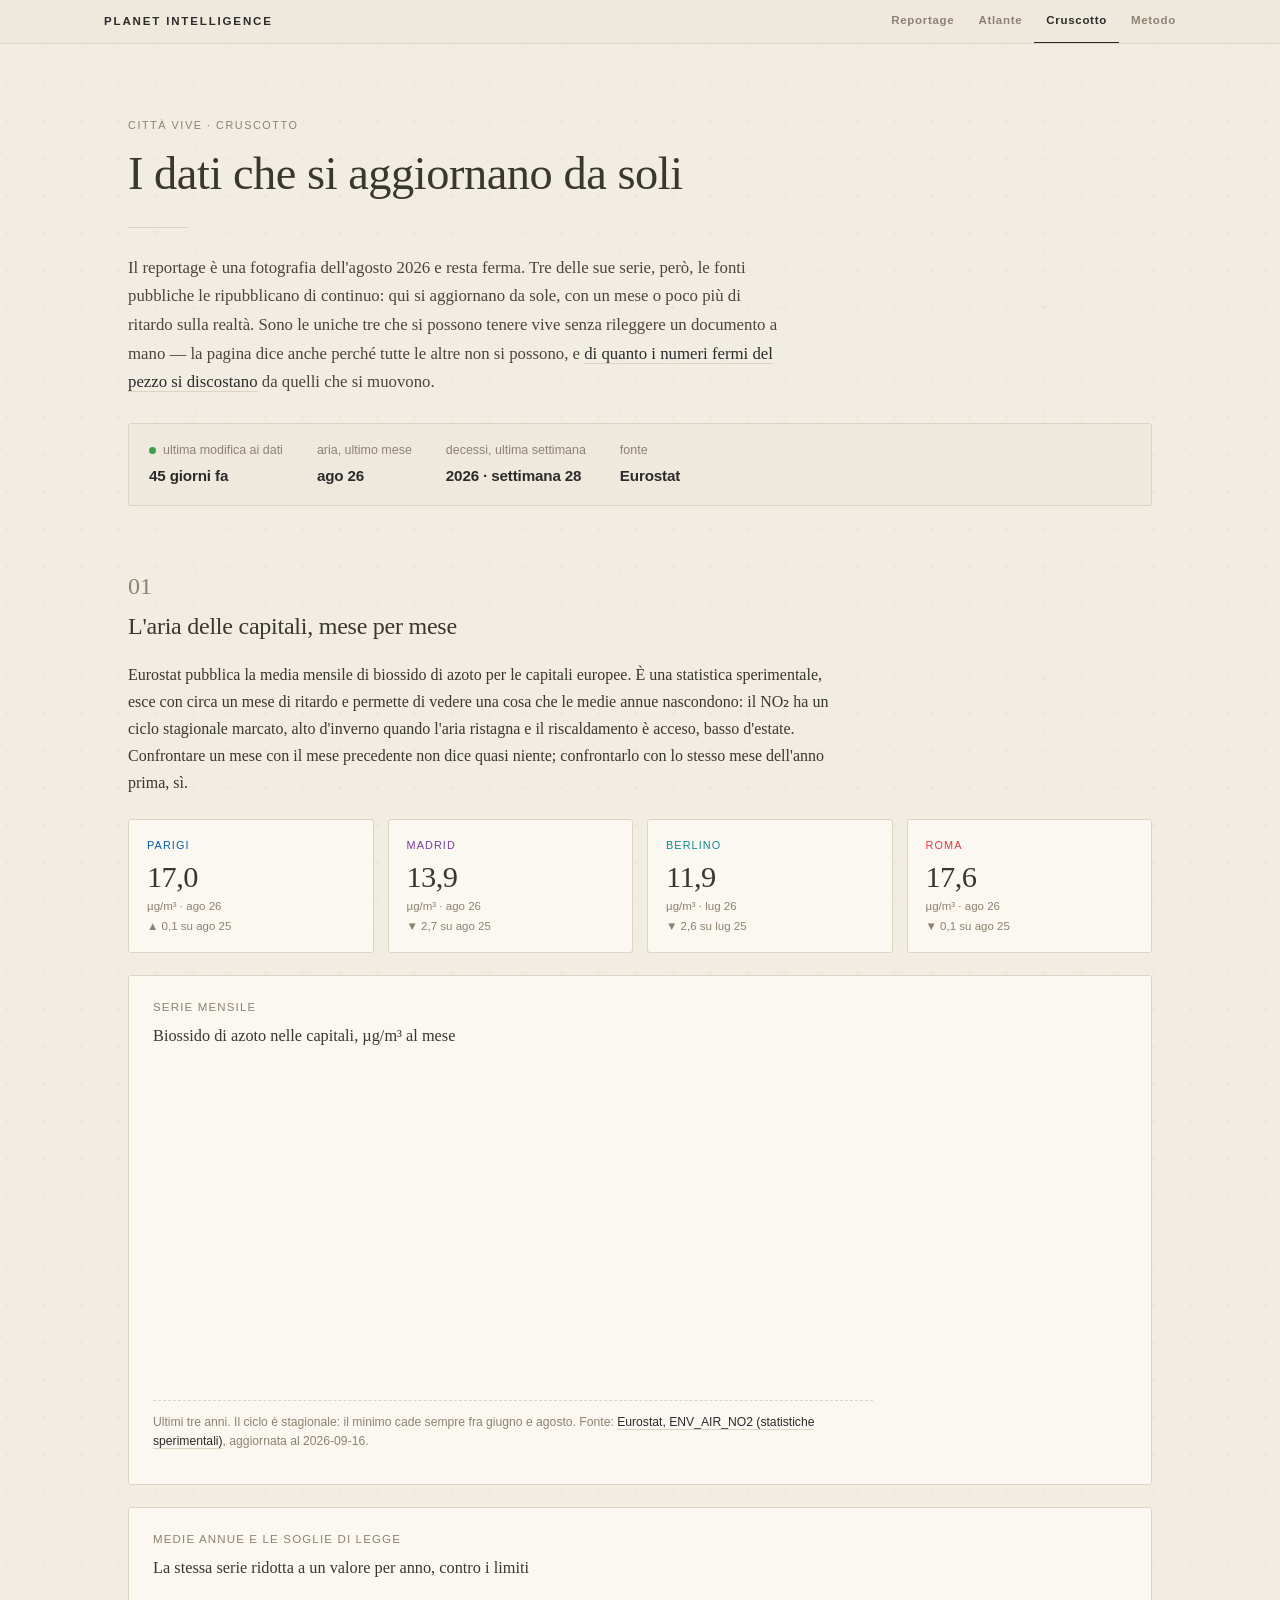
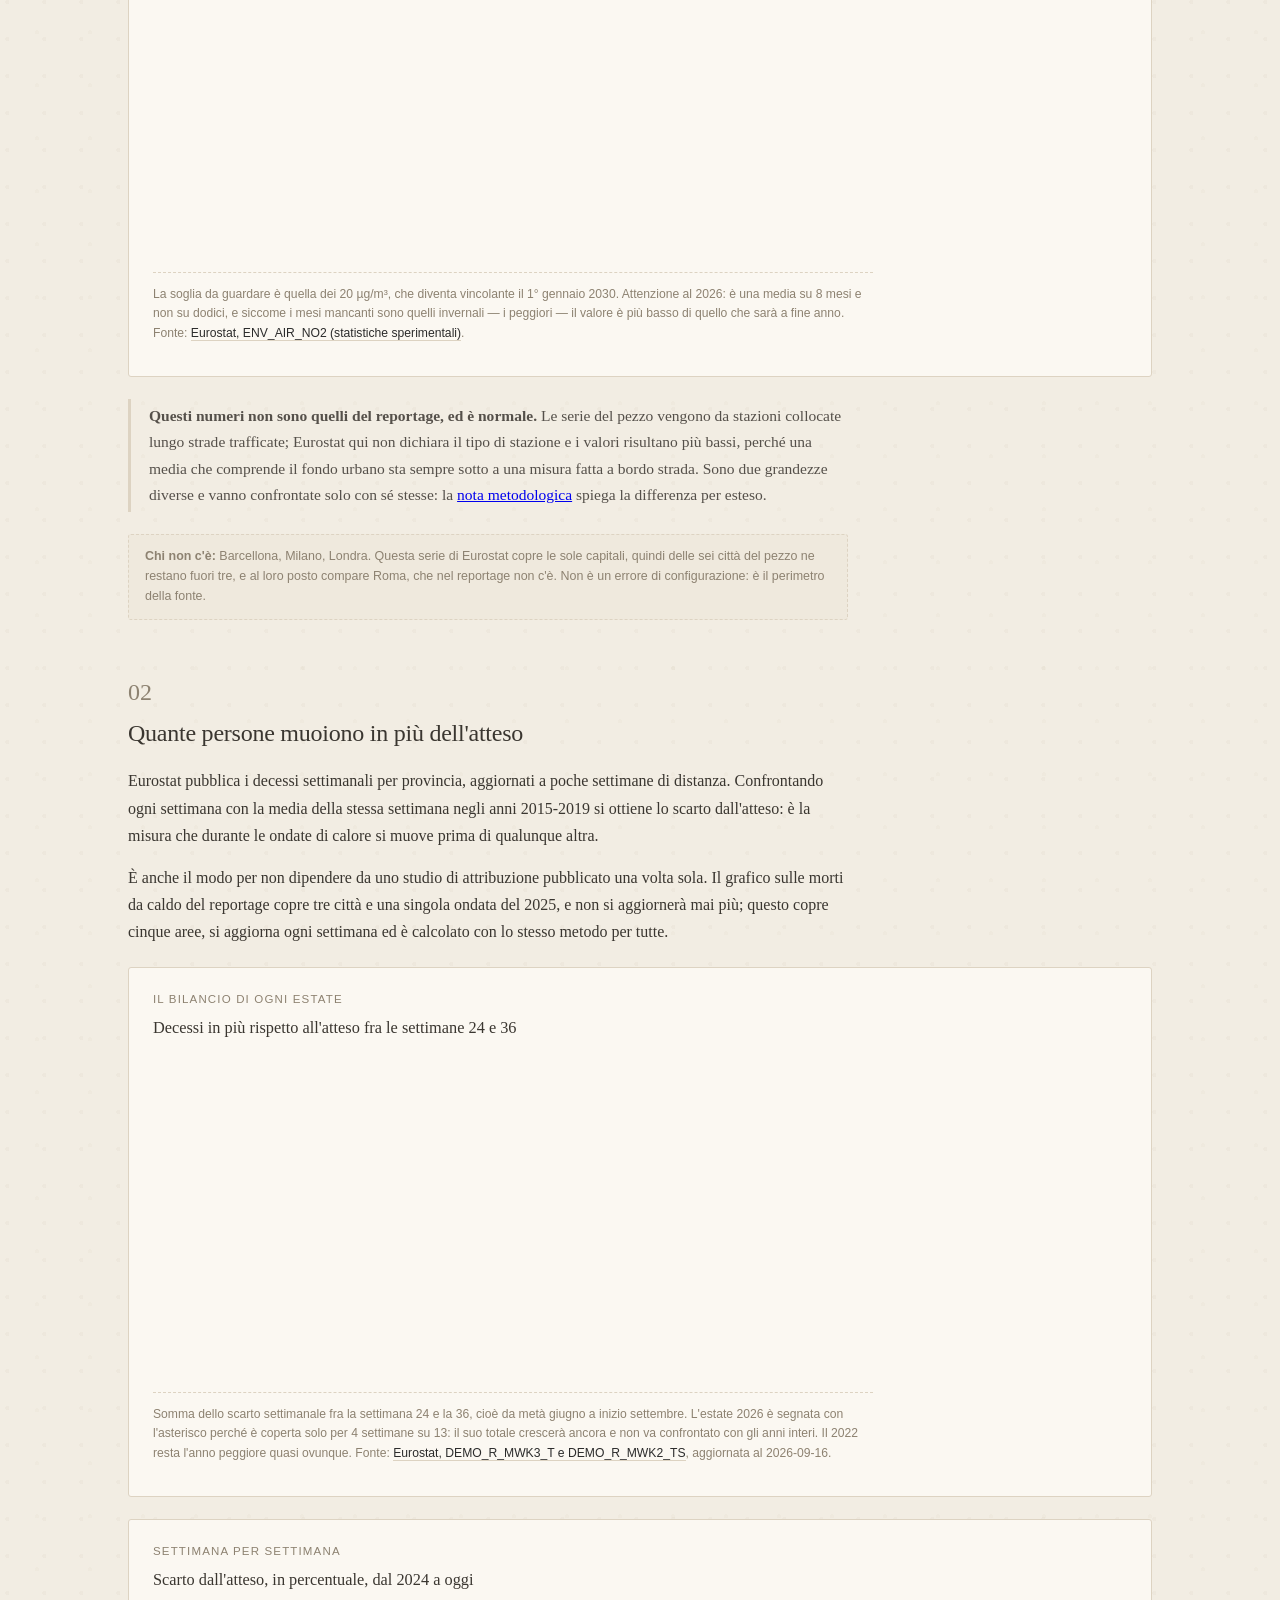
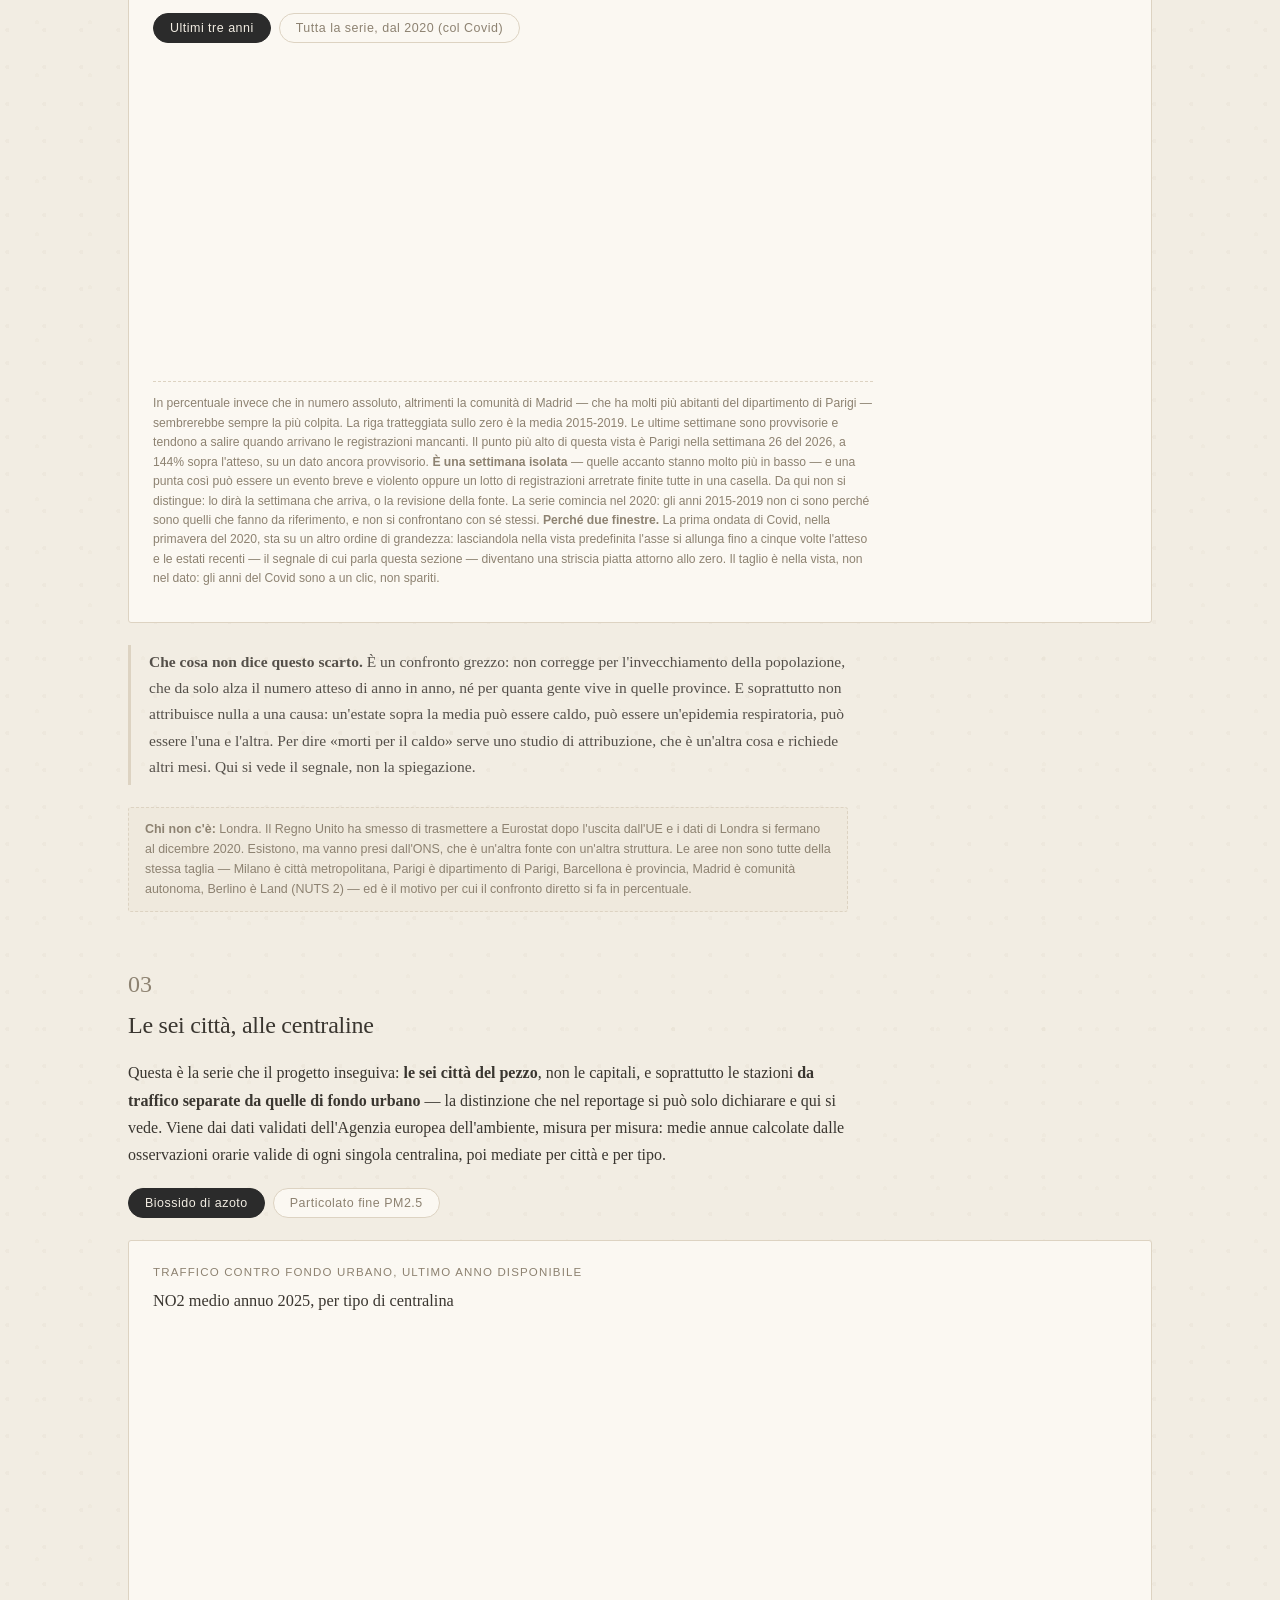
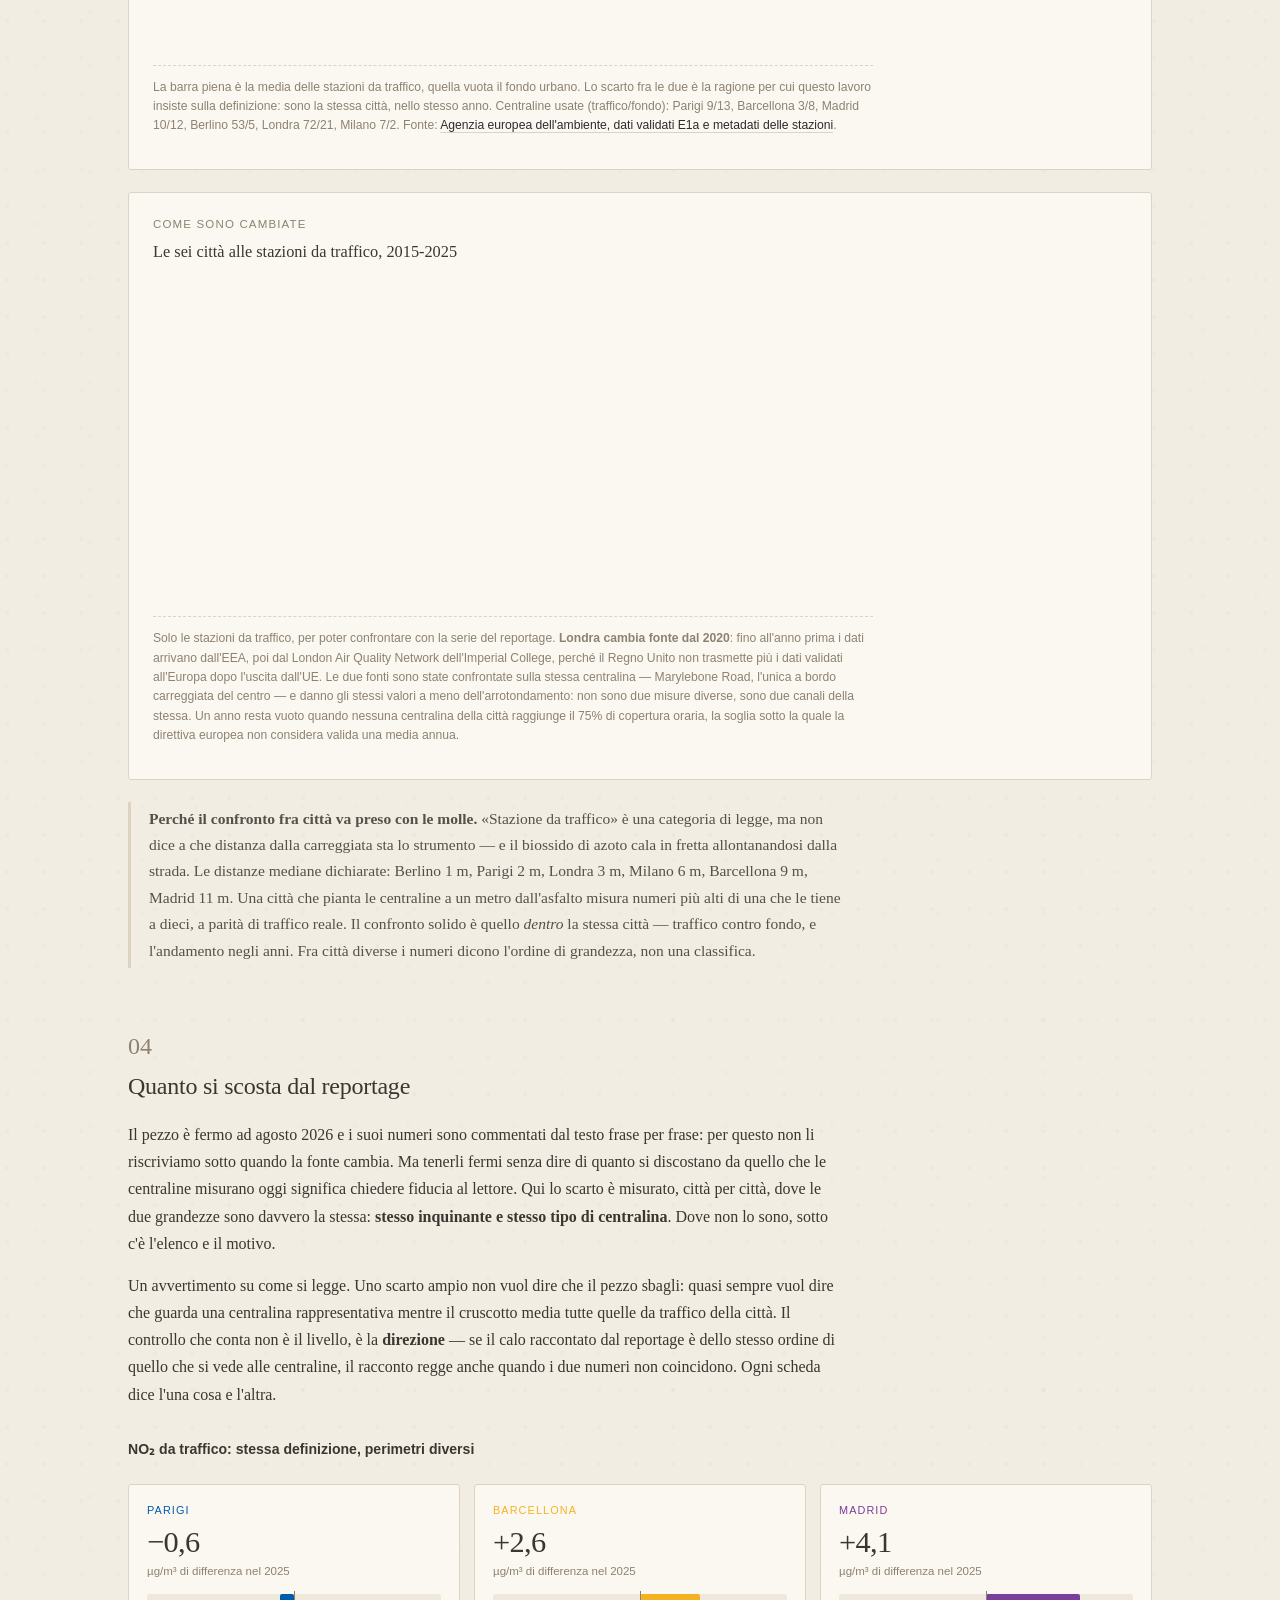
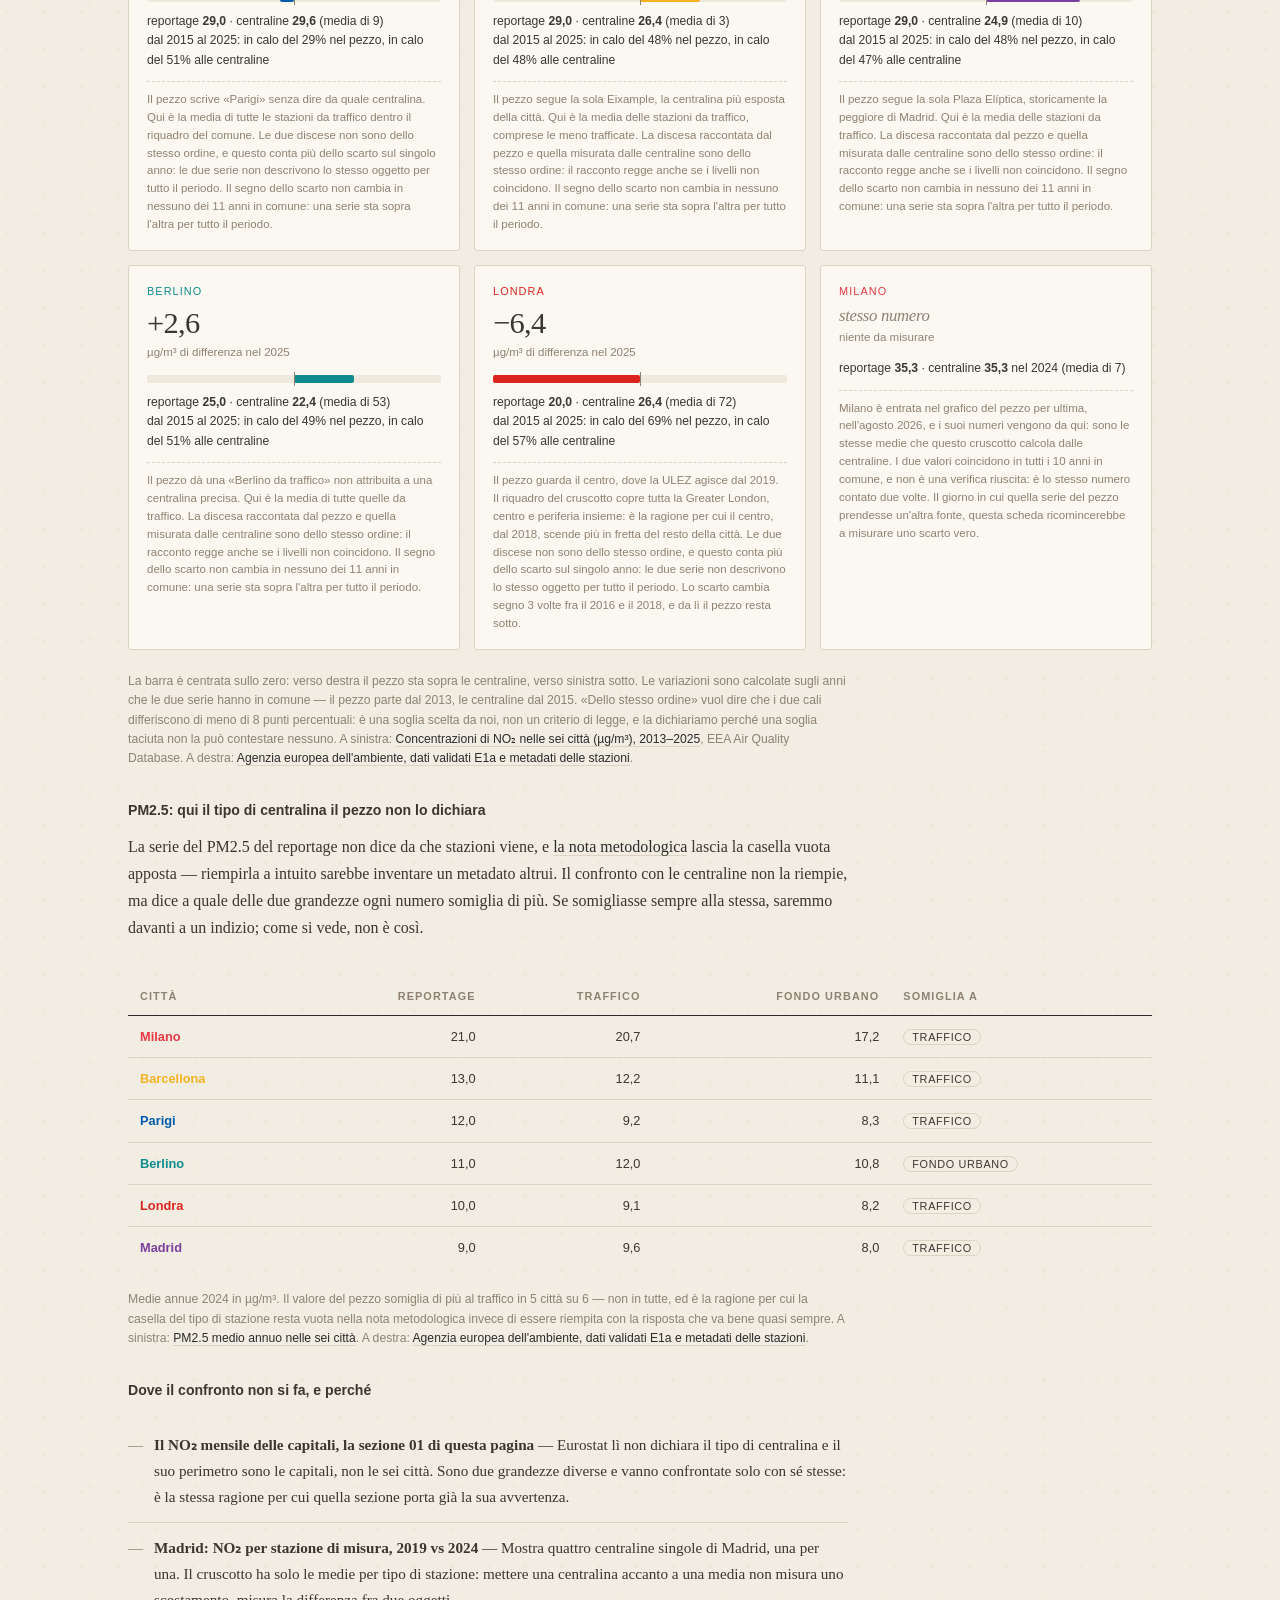
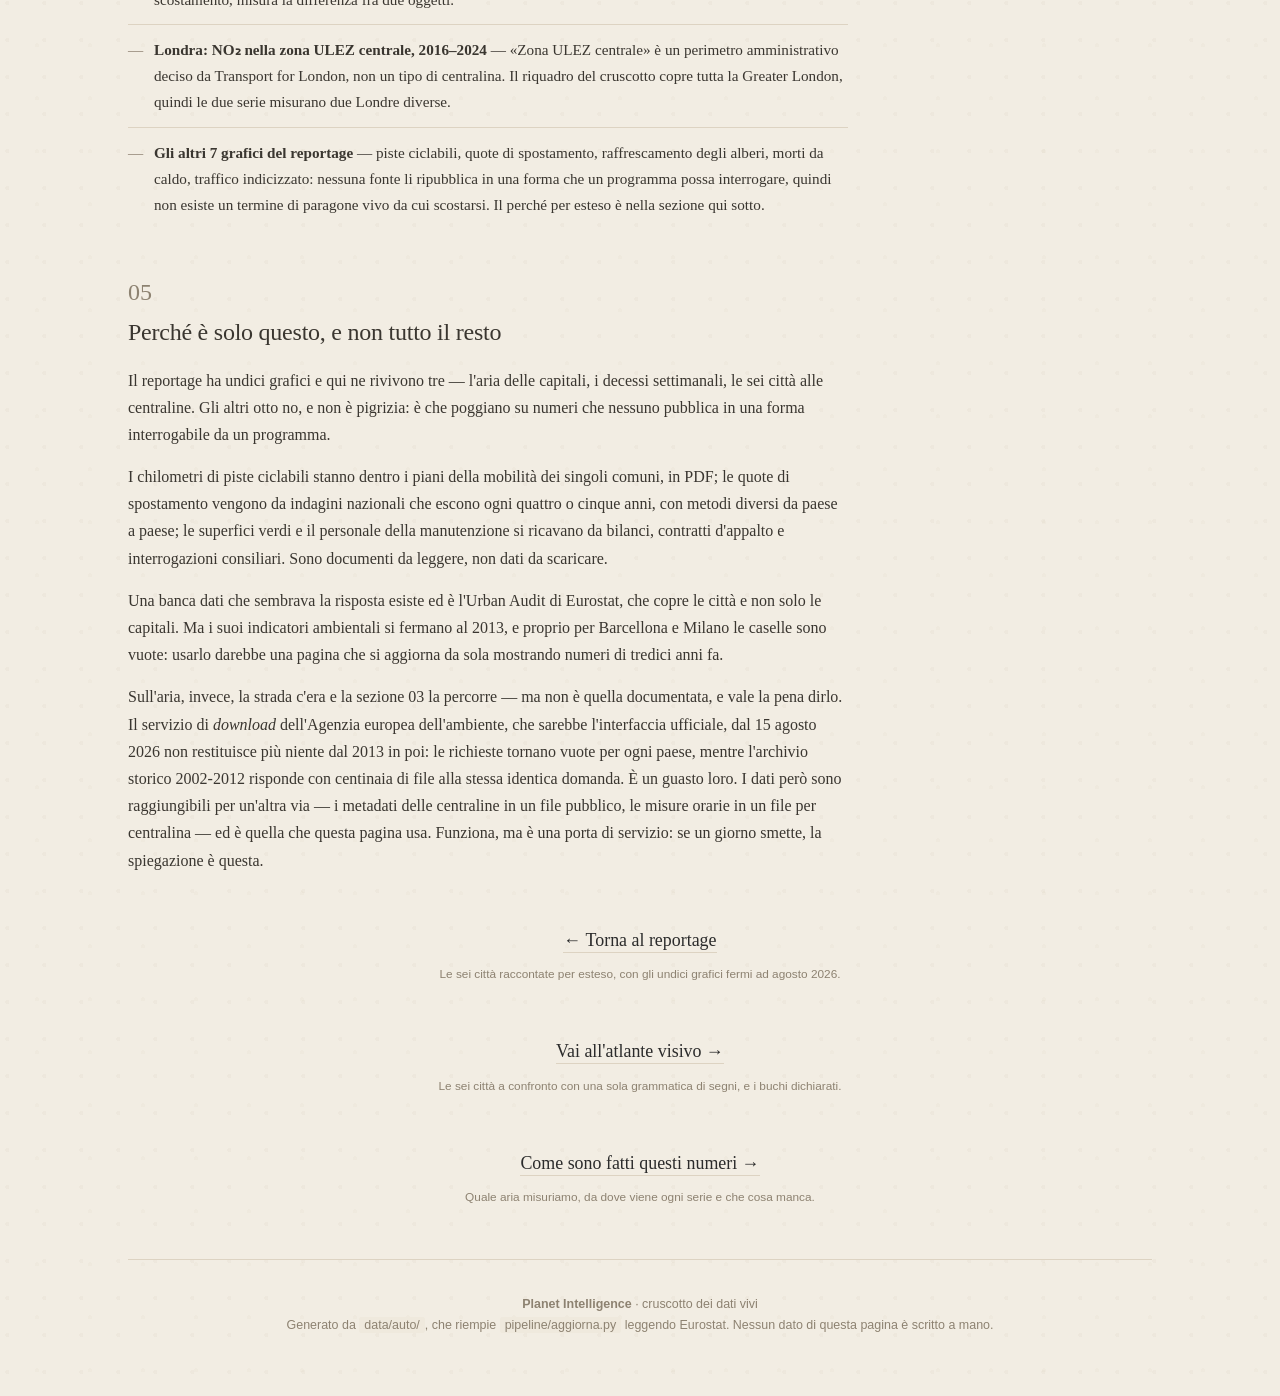
<file: cruscotto.html>
<!DOCTYPE html>
<html lang="it">
<head>
<meta charset="UTF-8">
<meta name="viewport" content="width=device-width, initial-scale=1.0">
<title>Città vive · Cruscotto dei dati vivi</title>
<meta name="description" content="Le due serie di Città vive che si aggiornano da sole: il NO₂ mensile delle capitali europee e l'eccesso di mortalità settimanale, da Eurostat.">
<link rel="stylesheet" href="assets/stile.css">
<style>
  *, *::before, *::after { box-sizing: border-box; margin: 0; padding: 0; }

  /* palette, caratteri e componenti: assets/stile.css */

  body { font-family: var(--serif); color: var(--testo); line-height: 1.7; }
  .foglio { max-width: 1080px; margin: 0 auto; padding: 0 28px; }
  .stretto { max-width: 720px; }

  /* ---------- testata ---------- */
  .testata { padding: 72px 0 26px; }
  .testata .occhiello { display: block; margin-bottom: 14px; }
  .testata h1 {
    font-size: clamp(1.9rem, 4.2vw, 2.9rem); line-height: 1.14;
    font-weight: 400; letter-spacing: -.01em; margin-bottom: 18px;
  }
  .testata .sommario { font-size: 1.05rem; color: #4a453d; max-width: 660px; }
  .testata .sommario a { color: var(--inchiostro); text-decoration: none; border-bottom: 1px solid var(--riga); }
  .testata .sommario a:hover { border-bottom-color: var(--inchiostro); }

  /* ---------- fascia dello stato ---------- */
  .stato-fascia {
    display: flex; flex-wrap: wrap; gap: 10px 34px; align-items: baseline;
    margin: 26px 0 8px; padding: 16px 20px;
    background: var(--carta-3); border: 1px solid var(--riga); border-radius: 3px;
  }
  .stato-voce { font-family: var(--sans); font-size: .78rem; color: var(--tenue); }
  .stato-voce b {
    display: block; color: var(--inchiostro); font-size: .95rem;
    font-weight: 700; letter-spacing: -.01em; margin-top: 2px;
  }
  .pulsa {
    display: inline-block; width: 7px; height: 7px; border-radius: 50%;
    background: var(--green); margin-right: 7px; vertical-align: middle;
  }

  /* ---------- sezioni ---------- */
  .sezione { padding: 34px 0 10px; }
  .sez-num { font-family: var(--mano); font-size: 1.5rem; color: var(--tenue); line-height: 1; }
  .sezione h2 { font-size: 1.5rem; font-weight: 400; margin: 4px 0 14px; letter-spacing: -.01em; }
  .sezione h3 {
    font-family: var(--sans); font-size: .88rem; font-weight: 700; margin: 30px 0 10px;
  }
  .sezione p { margin-bottom: 15px; max-width: 720px; }
  .sezione p a { color: var(--inchiostro); text-decoration: none; border-bottom: 1px solid var(--riga); }
  .sezione p a:hover { border-bottom-color: var(--inchiostro); }

  /* ---------- riquadro grafico ---------- */
  .riquadro { padding: 22px 24px 18px; margin: 22px 0; }   /* fondo e bordo da .scheda */
  .riquadro .titolo-fig {
    font-family: var(--sans); font-size: .72rem; letter-spacing: .1em;
    text-transform: uppercase; color: var(--tenue); margin-bottom: 4px;
  }
  .riquadro .occhio-fig { font-size: 1.02rem; margin-bottom: 16px; }
  .tela { position: relative; height: 320px; }
  .tela.bassa { height: 260px; }
  .didascalia {
    font-family: var(--sans); font-size: .76rem; color: var(--tenue);
    line-height: 1.6; margin-top: 14px; padding-top: 12px;
    border-top: 1px dashed var(--riga);
  }
  .didascalia a { color: var(--tenue); }

  /* ---------- schede numeriche ---------- */
  .numeri {
    display: grid; grid-template-columns: repeat(auto-fit, minmax(168px, 1fr));
    gap: 14px; margin: 22px 0;
  }
  .numero { padding: 16px 18px; }                      /* .scheda */
  .numero .chi {
    font-family: var(--sans); font-size: .68rem; letter-spacing: .1em;
    text-transform: uppercase; color: var(--tenue);
  }
  .numero .quanto { font-size: 1.9rem; line-height: 1.15; margin: 6px 0 2px; letter-spacing: -.02em; }
  .numero .quando { font-family: var(--sans); font-size: .72rem; color: var(--tenue); }
  .numero.vuoto .quanto { color: var(--tenue); font-size: 1rem; font-style: italic; }

  /* ---------- avvertenza ---------- */
  .avvertenza {
    border-left: 3px solid var(--riga); padding: 4px 0 4px 18px; margin: 22px 0;
    font-size: .97rem; color: #55504a; max-width: 720px;
  }

  /* ---------- assenti ---------- */
  .assenti {
    font-family: var(--sans); font-size: .78rem; color: var(--tenue);
    background: var(--carta-3); border: 1px dashed var(--riga); border-radius: 3px;
    padding: 12px 16px; margin: 16px 0; max-width: 720px; line-height: 1.6;
  }

  footer { border-top: 1px solid var(--riga); margin-top: 26px; padding: 34px 0 60px; text-align: center; }
  footer p { font-family: var(--sans); font-size: .78rem; color: var(--tenue); line-height: 1.7; }
  footer code { font-family: var(--sans); background: var(--carta-3); padding: 1px 5px; border-radius: 2px; }

  /* ---------- interruttore fra i due inquinanti ---------- */
  .scelta { display: flex; gap: 8px; margin: 20px 0 4px; }
  .scelta button {
    font-family: var(--sans); font-size: .78rem; letter-spacing: .04em;
    padding: 7px 16px; border: 1px solid var(--riga); border-radius: 999px;
    background: var(--carta-2); color: var(--tenue); cursor: pointer;
  }
  .scelta button[aria-pressed="true"] {
    background: var(--inchiostro); color: var(--carta); border-color: var(--inchiostro);
  }

  /* ---------- scostamento dal reportage ---------- */
  .scarti {
    display: grid; grid-template-columns: repeat(auto-fit, minmax(272px, 1fr));
    gap: 14px; margin: 22px 0;
  }
  .scarto { padding: 16px 18px; }                      /* .scheda */
  .scarto .chi {
    font-family: var(--sans); font-size: .68rem; letter-spacing: .1em;
    text-transform: uppercase;
  }
  .scarto .quanto { font-size: 1.9rem; line-height: 1.15; margin: 6px 0 2px; letter-spacing: -.02em; }
  .scarto .quando { font-family: var(--sans); font-size: .72rem; color: var(--tenue); }
  .scarto.assente .quanto { color: var(--tenue); font-size: 1.05rem; font-style: italic; }

  /* la barra centrata sullo zero: a destra il pezzo sta sopra, a sinistra sotto */
  .pista-zero {
    position: relative; height: 8px; background: var(--carta-3);
    border-radius: 2px; margin: 12px 0 10px;
  }
  .pista-zero::after {
    content: ''; position: absolute; left: 50%; top: -3px; bottom: -3px;
    border-left: 1px solid var(--tenue);
  }
  .pista-zero i { position: absolute; top: 0; bottom: 0; border-radius: 2px; }

  .scarto .coppia {
    font-family: var(--sans); font-size: .76rem; color: var(--testo); line-height: 1.6;
  }
  .scarto .coppia b { font-weight: 700; }
  .scarto .perche {
    font-family: var(--sans); font-size: .72rem; color: var(--tenue); line-height: 1.55;
    border-top: 1px dashed var(--riga); margin-top: 11px; padding-top: 9px;
  }

  .tab-scarto {
    width: 100%; border-collapse: collapse; font-family: var(--sans);
    font-size: .8rem; margin: 20px 0 8px;
  }
  .tab-scarto th {
    text-align: left; padding: 10px 12px; border-bottom: 1px solid var(--inchiostro);
    font-size: .68rem; letter-spacing: .1em; text-transform: uppercase;
    color: var(--tenue); font-weight: 600;
  }
  .tab-scarto td { padding: 11px 12px; border-bottom: 1px solid var(--riga); line-height: 1.5; }
  .tab-scarto tr:last-child td { border-bottom: 0; }
  .tab-scarto .num { text-align: right; font-variant-numeric: tabular-nums; }
  .tab-scarto .somiglia {
    font-size: .68rem; letter-spacing: .06em; text-transform: uppercase;
    border: 1px solid var(--riga); border-radius: 999px; padding: 1px 8px;
    white-space: nowrap;
  }
  .tab-scroll { overflow-x: auto; }

  .nonconfr { list-style: none; margin: 18px 0 6px; max-width: 720px; }
  .nonconfr li {
    padding: 12px 0 12px 26px; border-bottom: 1px solid var(--riga);
    position: relative; font-size: .95rem;
  }
  .nonconfr li:last-child { border-bottom: 0; }
  .nonconfr li::before { content: '—'; position: absolute; left: 0; top: 12px; color: var(--tenue); }
  .nonconfr b { font-weight: 700; }

  .caricamento { font-family: var(--sans); font-size: .85rem; color: var(--tenue); padding: 40px 0; text-align: center; }
  .errore {
    font-family: var(--sans); font-size: .85rem; color: var(--rosso);
    border: 1px solid var(--rosso); border-radius: 3px; padding: 16px 18px; margin: 22px 0;
  }

  @media (max-width: 620px) { .tela { height: 260px; } }
</style>
</head>
<body class="fondo-carta">

<!-- la stessa fascia su tutte e quattro le pagine; stili in assets/stile.css -->
<nav class="fascia-testata" aria-label="Le pagine di questo lavoro">
  <div class="fascia-inner">
    <a class="fascia-marchio" href="https://planetintelligence.github.io/">Planet Intelligence</a>
    <div class="fascia-pagine">
      <a href="index.html">Reportage</a>
      <a href="dashboard.html">Atlante</a>
      <a href="cruscotto.html" aria-current="page">Cruscotto</a>
      <a href="metodo.html">Metodo</a>
    </div>
  </div>
</nav>


<div class="foglio">

  <header class="testata">
    <span class="occhiello">Città vive · cruscotto</span>
    <h1>I dati che si aggiornano da soli</h1>
    <hr class="filo filo-corto a-sinistra">
    <p class="sommario">
      Il reportage è una fotografia dell'agosto 2026 e resta ferma. Tre delle sue serie,
      però, le fonti pubbliche le ripubblicano di continuo: qui si aggiornano da sole,
      con un mese o poco più di ritardo sulla realtà. Sono le uniche tre che si possono
      tenere vive senza rileggere un documento a mano — la pagina dice anche perché tutte
      le altre non si possono, e <a href="#sez-scostamento">di quanto i numeri fermi del
      pezzo si discostano</a> da quelli che si muovono.
    </p>
    <div class="stato-fascia" id="fascia">
      <span class="caricamento">carico i dati…</span>
    </div>
  </header>

  <div id="errore"></div>

  <!-- ═══ 1 · ARIA ═══ -->
  <section class="sezione" id="sez-aria" hidden>
    <span class="sez-num">01</span>
    <h2>L'aria delle capitali, mese per mese</h2>
    <p>
      Eurostat pubblica la media mensile di biossido di azoto per le capitali europee.
      È una statistica sperimentale, esce con circa un mese di ritardo e permette di
      vedere una cosa che le medie annue nascondono: il NO₂ ha un ciclo stagionale
      marcato, alto d'inverno quando l'aria ristagna e il riscaldamento è acceso, basso
      d'estate. Confrontare un mese con il mese precedente non dice quasi niente;
      confrontarlo con lo stesso mese dell'anno prima, sì.
    </p>

    <div class="numeri" id="numeri-aria"></div>

    <figure class="riquadro scheda">
      <figcaption>
        <p class="titolo-fig">Serie mensile</p>
        <p class="occhio-fig">Biossido di azoto nelle capitali, µg/m³ al mese</p>
      </figcaption>
      <div class="tela"><canvas id="graficoMensile"></canvas></div>
      <p class="didascalia" id="did-mensile"></p>
    </figure>

    <figure class="riquadro scheda">
      <figcaption>
        <p class="titolo-fig">Medie annue e le soglie di legge</p>
        <p class="occhio-fig">La stessa serie ridotta a un valore per anno, contro i limiti</p>
      </figcaption>
      <div class="tela bassa"><canvas id="graficoAnnuale"></canvas></div>
      <p class="didascalia" id="did-annuale"></p>
    </figure>

    <div class="avvertenza">
      <strong>Questi numeri non sono quelli del reportage, ed è normale.</strong>
      Le serie del pezzo vengono da stazioni collocate lungo strade trafficate; Eurostat
      qui non dichiara il tipo di stazione e i valori risultano più bassi, perché una
      media che comprende il fondo urbano sta sempre sotto a una misura fatta a bordo
      strada. Sono due grandezze diverse e vanno confrontate solo con sé stesse:
      la <a href="metodo.html">nota metodologica</a> spiega la differenza per esteso.
    </div>

    <div class="assenti" id="assenti-aria"></div>
  </section>

  <!-- ═══ 2 · MORTALITÀ ═══ -->
  <section class="sezione" id="sez-morti" hidden>
    <span class="sez-num">02</span>
    <h2>Quante persone muoiono in più dell'atteso</h2>
    <p>
      Eurostat pubblica i decessi settimanali per provincia, aggiornati a poche settimane
      di distanza. Confrontando ogni settimana con la media della stessa settimana negli
      anni <span id="anni-base">2015-2019</span> si ottiene lo scarto dall'atteso: è la
      misura che durante le ondate di calore si muove prima di qualunque altra.
    </p>
    <p>
      È anche il modo per non dipendere da uno studio di attribuzione pubblicato una volta
      sola. Il grafico sulle morti da caldo del reportage copre tre città e una singola
      ondata del 2025, e non si aggiornerà mai più; questo copre cinque aree, si aggiorna
      ogni settimana ed è calcolato con lo stesso metodo per tutte.
    </p>

    <figure class="riquadro scheda">
      <figcaption>
        <p class="titolo-fig">Il bilancio di ogni estate</p>
        <p class="occhio-fig">Decessi in più rispetto all'atteso fra le settimane 24 e 36</p>
      </figcaption>
      <div class="tela"><canvas id="graficoEstati"></canvas></div>
      <p class="didascalia" id="did-estati"></p>
    </figure>

    <figure class="riquadro scheda">
      <figcaption>
        <p class="titolo-fig">Settimana per settimana</p>
        <p class="occhio-fig" id="occhio-settimane"></p>
      </figcaption>
      <div id="scelta-finestra" class="scelta"></div>
      <div class="tela"><canvas id="graficoSettimane"></canvas></div>
      <p class="didascalia" id="did-settimane"></p>
    </figure>

    <div class="avvertenza">
      <strong>Che cosa non dice questo scarto.</strong>
      È un confronto grezzo: non corregge per l'invecchiamento della popolazione, che da
      solo alza il numero atteso di anno in anno, né per quanta gente vive in quelle
      province. E soprattutto non attribuisce nulla a una causa: un'estate sopra la media
      può essere caldo, può essere un'epidemia respiratoria, può essere l'una e l'altra.
      Per dire «morti per il caldo» serve uno studio di attribuzione, che è un'altra cosa
      e richiede altri mesi. Qui si vede il segnale, non la spiegazione.
    </div>

    <div class="assenti" id="assenti-morti"></div>
  </section>

  <!-- ═══ 3 · LE SEI CITTÀ ═══ -->
  <section class="sezione" id="sez-citta" hidden>
    <span class="sez-num">03</span>
    <h2>Le sei città, alle centraline</h2>
    <p>
      Questa è la serie che il progetto inseguiva: <strong>le sei città del pezzo</strong>,
      non le capitali, e soprattutto le stazioni <strong>da traffico separate da quelle di
      fondo urbano</strong> — la distinzione che nel reportage si può solo dichiarare e qui
      si vede. Viene dai dati validati dell'Agenzia europea dell'ambiente, misura per
      misura: medie annue calcolate dalle osservazioni orarie valide di ogni singola
      centralina, poi mediate per città e per tipo.
    </p>

    <div id="scelta-inquinante" class="scelta"></div>

    <figure class="riquadro scheda">
      <figcaption>
        <p class="titolo-fig">Traffico contro fondo urbano, ultimo anno disponibile</p>
        <p class="occhio-fig" id="occhio-citta"></p>
      </figcaption>
      <div class="tela"><canvas id="graficoCitta"></canvas></div>
      <p class="didascalia" id="did-citta"></p>
    </figure>

    <figure class="riquadro scheda">
      <figcaption>
        <p class="titolo-fig">Come sono cambiate</p>
        <p class="occhio-fig" id="occhio-serie"></p>
      </figcaption>
      <div class="tela"><canvas id="graficoSerieCitta"></canvas></div>
      <p class="didascalia" id="did-serie"></p>
    </figure>

    <div class="avvertenza" id="avvertenza-bordo"></div>
  </section>

  <!-- ═══ 4 · SCOSTAMENTO DAL REPORTAGE ═══ -->
  <section class="sezione" id="sez-scostamento" hidden>
    <span class="sez-num">04</span>
    <h2>Quanto si scosta dal reportage</h2>
    <p>
      Il pezzo è fermo ad agosto 2026 e i suoi numeri sono commentati dal testo frase per
      frase: per questo non li riscriviamo sotto quando la fonte cambia. Ma tenerli fermi
      senza dire di quanto si discostano da quello che le centraline misurano oggi
      significa chiedere fiducia al lettore. Qui lo scarto è misurato, città per città,
      dove le due grandezze sono davvero la stessa: <strong>stesso inquinante e stesso tipo
      di centralina</strong>. Dove non lo sono, sotto c'è l'elenco e il motivo.
    </p>
    <p>
      Un avvertimento su come si legge. Uno scarto ampio non vuol dire che il pezzo sbagli:
      quasi sempre vuol dire che guarda una centralina rappresentativa mentre il cruscotto
      media tutte quelle da traffico della città. Il controllo che conta non è il livello,
      è la <strong>direzione</strong> — se il calo raccontato dal reportage è dello stesso
      ordine di quello che si vede alle centraline, il racconto regge anche quando i due
      numeri non coincidono. Ogni scheda dice l'una cosa e l'altra.
    </p>

    <h3>NO₂ da traffico: stessa definizione, perimetri diversi</h3>
    <div class="scarti" id="scarti-no2"></div>
    <p class="didascalia" id="did-scarti" style="border-top:0;padding-top:0;max-width:720px"></p>

    <h3>PM2.5: qui il tipo di centralina il pezzo non lo dichiara</h3>
    <p>
      La serie del PM2.5 del reportage non dice da che stazioni viene, e
      <a href="metodo.html">la nota metodologica</a> lascia la casella vuota apposta —
      riempirla a intuito sarebbe inventare un metadato altrui. Il confronto con le
      centraline non la riempie, ma dice a quale delle due grandezze ogni numero somiglia
      di più. Se somigliasse sempre alla stessa, saremmo davanti a un indizio; come si
      vede, non è così.
    </p>
    <div class="tab-scroll"><table class="tab-scarto" id="tab-pm"></table></div>
    <p class="didascalia" id="did-pm" style="border-top:0;padding-top:0;max-width:720px"></p>

    <h3>Dove il confronto non si fa, e perché</h3>
    <ul class="nonconfr" id="nonconfr"></ul>
  </section>

  <!-- ═══ 5 · IL RESTO ═══ -->
  <section class="sezione stretto" id="sez-resto" hidden>
    <span class="sez-num">05</span>
    <h2>Perché è solo questo, e non tutto il resto</h2>
    <p>
      Il reportage ha undici grafici e qui ne rivivono tre — l'aria delle capitali, i decessi
      settimanali, le sei città alle centraline. Gli altri otto no, e non è pigrizia: è che
      poggiano su numeri che nessuno pubblica in una forma interrogabile da un programma.
    </p>
    <p>
      I chilometri di piste ciclabili stanno dentro i piani della mobilità dei singoli
      comuni, in PDF; le quote di spostamento vengono da indagini nazionali che escono
      ogni quattro o cinque anni, con metodi diversi da paese a paese; le superfici verdi
      e il personale della manutenzione si ricavano da bilanci, contratti d'appalto e
      interrogazioni consiliari. Sono documenti da leggere, non dati da scaricare.
    </p>
    <p>
      Una banca dati che sembrava la risposta esiste ed è l'Urban Audit di Eurostat, che
      copre le città e non solo le capitali. Ma i suoi indicatori ambientali si fermano al
      2013, e proprio per Barcellona e Milano le caselle sono vuote: usarlo darebbe una
      pagina che si aggiorna da sola mostrando numeri di tredici anni fa.
    </p>
    <p>
      Sull'aria, invece, la strada c'era e la sezione 03 la percorre — ma non è quella
      documentata, e vale la pena dirlo. Il servizio di <em>download</em> dell'Agenzia
      europea dell'ambiente, che sarebbe l'interfaccia ufficiale, dal 15 agosto 2026 non
      restituisce più niente dal 2013 in poi: le richieste tornano vuote per ogni paese,
      mentre l'archivio storico 2002-2012 risponde con centinaia di file alla stessa
      identica domanda. È un guasto loro. I dati però sono raggiungibili per un'altra via —
      i metadati delle centraline in un file pubblico, le misure orarie in un file per
      centralina — ed è quella che questa pagina usa. Funziona, ma è una porta di servizio:
      se un giorno smette, la spiegazione è questa.
    </p>
  </section>

  <div class="ponte">
    <a href="index.html">← Torna al reportage</a>
    <p>Le sei città raccontate per esteso, con gli undici grafici fermi ad agosto 2026.</p>
  </div>
  <div class="ponte">
    <a href="dashboard.html">Vai all'atlante visivo →</a>
    <p>Le sei città a confronto con una sola grammatica di segni, e i buchi dichiarati.</p>
  </div>
  <div class="ponte">
    <a href="metodo.html">Come sono fatti questi numeri →</a>
    <p>Quale aria misuriamo, da dove viene ogni serie e che cosa manca.</p>
  </div>

  <footer>
    <p>
      <strong>Planet Intelligence</strong> · cruscotto dei dati vivi<br>
      Generato da <code>data/auto/</code>, che riempie <code>pipeline/aggiorna.py</code>
      leggendo Eurostat. Nessun dato di questa pagina è scritto a mano.
    </p>
  </footer>

</div>

<script src="assets/vendor/chart.umd.js"></script>
<!-- i numeri del reportage, per misurarne lo scostamento: è lo stesso file che
     legge index.html, quindi le due pagine non possono raccontarsi cose diverse -->
<script src="data/charts.js"></script>
<script>
/* ============================================================
   cruscotto.html — le due serie che si aggiornano da sole
   ------------------------------------------------------------
   Legge data/auto/*.json, che è l'unica cosa che tocca la
   pipeline. Se i file non ci sono ancora, la pagina lo dice
   invece di restare bianca: è il primo stato in cui si trova
   chi clona il repo e non ha ancora lanciato lo script.
   ============================================================ */
(function () {
  'use strict';

  var MESI = ['gen','feb','mar','apr','mag','giu','lug','ago','set','ott','nov','dic'];

  function stile() {
    var s = getComputedStyle(document.documentElement);
    return {
      tenue:  s.getPropertyValue('--tenue').trim(),
      riga:   s.getPropertyValue('--riga').trim(),
      testo:  s.getPropertyValue('--testo').trim(),
      rosso:  s.getPropertyValue('--rosso').trim(),
      sans:   s.getPropertyValue('--sans').trim()
    };
  }
  var S = stile();

  Chart.defaults.font.family = S.sans;
  Chart.defaults.font.size = 11;
  Chart.defaults.color = S.tenue;
  Chart.defaults.plugins.legend.labels.usePointStyle = true;
  Chart.defaults.plugins.legend.labels.boxWidth = 6;
  Chart.defaults.maintainAspectRatio = false;
  Chart.defaults.animation = false;   /* un cruscotto mostra numeri, non li fa entrare in scena */
  Chart.defaults.plugins.tooltip.callbacks.label = function (c) {
    var v = c.parsed.y;
    return c.dataset.label + ': ' + (v === null ? '—' :
      v.toLocaleString('it-IT', { maximumFractionDigits: 1 }));
  };

  function assi(opzioni) {
    var base = {
      grid: { color: S.riga, drawTicks: false },
      border: { color: S.riga },
      ticks: { padding: 8 }
    };
    return Object.assign({}, base, opzioni || {});
  }

  function etichettaMese(p) {          // '2026-06' → 'giu 26'
    var pz = p.split('-');
    return MESI[parseInt(pz[1], 10) - 1] + ' ' + pz[0].slice(2);
  }

  function esc(s) {
    return String(s).replace(/[&<>"]/g, function (c) {
      return { '&': '&amp;', '<': '&lt;', '>': '&gt;', '"': '&quot;' }[c];
    });
  }

  /* virgola decimale e punto delle migliaia: si scrive per lettori italiani */
  function num(v, decimali) {
    if (v === null || v === undefined) return '—';
    return v.toLocaleString('it-IT', {
      minimumFractionDigits: decimali || 0, maximumFractionDigits: decimali || 0
    });
  }

  function carica(nome) {
    return fetch('data/auto/' + nome, { cache: 'no-cache' }).then(function (r) {
      if (!r.ok) throw new Error(nome + ': HTTP ' + r.status);
      return r.json();
    });
  }

  function guasto(messaggio) {
    document.getElementById('fascia').innerHTML =
      '<span class="stato-voce">stato<b>dati non disponibili</b></span>';
    document.getElementById('errore').innerHTML =
      '<div class="errore"><strong>I dati automatici non si caricano.</strong><br>' +
      messaggio + '<br><br>Se hai appena clonato il progetto, i file non ci sono ancora: ' +
      'lanciali con <code>python3 pipeline/aggiorna.py</code>. Se invece stai aprendo la ' +
      'pagina con un doppio click, serve un server locale — <code>python3 -m http.server 8099</code> — ' +
      'perché il browser non lascia leggere file JSON da <code>file://</code>.</div>';
  }

  /* =============================================== la fascia in alto */
  function disegnaFascia(man, aria, morti) {
    /* la data del manifesto è l'ultima volta che i numeri sono CAMBIATI:
       se Eurostat non pubblica niente di nuovo, la pipeline gira e non
       committa, quindi questa data resta ferma. È il dato onesto. */
    var giorni = Math.round((Date.now() - new Date(man.generato).getTime()) / 86400000);
    var freschezza = giorni <= 0 ? 'oggi' : giorni === 1 ? 'ieri' : giorni + ' giorni fa';
    document.getElementById('fascia').innerHTML =
      '<span class="stato-voce"><span class="pulsa"></span>ultima modifica ai dati<b>' + freschezza + '</b></span>' +
      '<span class="stato-voce">aria, ultimo mese<b>' + etichettaMese(aria.ultimo_periodo) + '</b></span>' +
      '<span class="stato-voce">decessi, ultima settimana<b>' + morti.ultimo_periodo.replace('-W', ' · settimana ') + '</b></span>' +
      '<span class="stato-voce">fonte<b>Eurostat</b></span>';
  }

  /* ====================================================== aria */
  function disegnaAria(d) {
    document.getElementById('sez-aria').hidden = false;

    /* schede: ultimo mese disponibile, con il confronto sullo stesso mese di un anno prima */
    document.getElementById('numeri-aria').innerHTML = d.citta.map(function (c) {
      var ultimo = c.mensile[c.mensile.length - 1];
      var anno = ultimo.periodo.split('-')[0], mese = ultimo.periodo.split('-')[1];
      var prima = c.mensile.filter(function (m) {
        return m.periodo === (parseInt(anno, 10) - 1) + '-' + mese;
      })[0];
      var delta = prima ? ultimo.valore - prima.valore : null;
      var segno = delta === null ? 'nessun confronto disponibile' :
        (delta > 0 ? '▲ ' : delta < 0 ? '▼ ' : '= ') + num(Math.abs(delta), 1) +
        ' su ' + etichettaMese(prima.periodo);
      return '<div class="numero scheda">' +
        '<div class="chi" style="color:' + c.colore + '">' + c.citta + '</div>' +
        '<div class="quanto">' + num(ultimo.valore, 1) + '</div>' +
        '<div class="quando">µg/m³ · ' + etichettaMese(ultimo.periodo) + '<br>' + segno + '</div>' +
      '</div>';
    }).join('');

    /* serie mensile: gli ultimi tre anni bastano a mostrare la stagionalità */
    var periodi = d.citta[0].mensile.map(function (m) { return m.periodo; }).slice(-36);
    new Chart(document.getElementById('graficoMensile'), {
      type: 'line',
      data: {
        labels: periodi.map(etichettaMese),
        datasets: d.citta.map(function (c) {
          var per = {};
          c.mensile.forEach(function (m) { per[m.periodo] = m.valore; });
          return {
            label: c.citta, borderColor: c.colore, backgroundColor: c.colore,
            data: periodi.map(function (p) { return per[p] === undefined ? null : per[p]; }),
            borderWidth: 1.8, pointRadius: 0, pointHoverRadius: 4, tension: .3, spanGaps: false
          };
        })
      },
      options: {
        interaction: { mode: 'index', intersect: false },
        scales: {
          y: assi({ beginAtZero: true, title: { display: true, text: 'µg/m³ NO₂' } }),
          x: assi({ ticks: { maxRotation: 0, autoSkip: true, maxTicksLimit: 12 } })
        }
      }
    });
    document.getElementById('did-mensile').innerHTML =
      'Ultimi tre anni. Il ciclo è stagionale: il minimo cade sempre fra giugno e agosto. ' +
      'Fonte: <a href="' + d.url + '" target="_blank">' + d.fonte + '</a>, aggiornata al ' +
      (d.fonte_aggiornata || '—') + '.';

    /* medie annue contro le tre soglie */
    var anni = d.citta[0].annuale.map(function (a) { return a.anno; });
    var linee = d.soglie.map(function (s) {
      return {
        label: s.nome + ' (' + s.valore + ')', data: anni.map(function () { return s.valore; }),
        borderColor: s.valore === 20 ? S.rosso : S.tenue,
        borderWidth: s.valore === 20 ? 1.6 : 1,
        borderDash: s.valore === 20 ? [7, 4] : [3, 3],
        pointRadius: 0, type: 'line', fill: false
      };
    });
    new Chart(document.getElementById('graficoAnnuale'), {
      type: 'bar',
      data: {
        labels: anni,
        datasets: d.citta.map(function (c) {
          return {
            label: c.citta, backgroundColor: c.colore, borderWidth: 0,
            data: c.annuale.map(function (a) { return a.media; })
          };
        }).concat(linee)
      },
      options: {
        scales: {
          y: assi({ beginAtZero: true, title: { display: true, text: 'µg/m³ NO₂, media annua' } }),
          x: assi()
        }
      }
    });
    var incompleti = d.citta[0].annuale.filter(function (a) { return !a.completo; });
    document.getElementById('did-annuale').innerHTML =
      'La soglia da guardare è quella dei 20 µg/m³, che diventa vincolante il 1° gennaio 2030. ' +
      (incompleti.length
        ? 'Attenzione al ' + incompleti[0].anno + ': è una media su ' + incompleti[0].mesi +
          ' mesi e non su dodici, e siccome i mesi mancanti sono quelli invernali — i peggiori — ' +
          'il valore è più basso di quello che sarà a fine anno. '
        : '') +
      'Fonte: <a href="' + d.url + '" target="_blank">' + d.fonte + '</a>.';

    document.getElementById('assenti-aria').innerHTML =
      '<strong>Chi non c\'è:</strong> ' + d.assenti.join(', ') +
      '. Questa serie di Eurostat copre le sole capitali, quindi delle sei città del pezzo ne ' +
      'restano fuori tre, e al loro posto compare Roma, che nel reportage non c\'è. Non è un ' +
      'errore di configurazione: è il perimetro della fonte.';
  }

  /* ================================================= mortalità */
  function disegnaMortalita(d) {
    document.getElementById('sez-morti').hidden = false;
    document.getElementById('anni-base').textContent = d.baseline.da + '-' + d.baseline.a;

    /* bilancio estivo: un gruppo di barre per anno */
    var anni = [];
    d.aree.forEach(function (a) {
      a.estati.forEach(function (e) { if (anni.indexOf(e.anno) < 0) anni.push(e.anno); });
    });
    anni.sort();

    new Chart(document.getElementById('graficoEstati'), {
      type: 'bar',
      data: {
        labels: anni.map(function (a) {
          var parziale = d.aree.some(function (ar) {
            return ar.estati.some(function (e) { return e.anno === a && !e.complete; });
          });
          return a + (parziale ? ' *' : '');
        }),
        datasets: d.aree.map(function (a) {
          var per = {};
          a.estati.forEach(function (e) { per[e.anno] = e.eccesso; });
          return {
            label: a.citta, backgroundColor: a.colore, borderWidth: 0,
            data: anni.map(function (y) { return per[y] === undefined ? null : per[y]; })
          };
        })
      },
      options: {
        scales: {
          y: assi({ title: { display: true, text: 'decessi in più dell\'atteso' } }),
          x: assi()
        }
      }
    });

    var ultimoAnno = anni[anni.length - 1];
    var parziali = d.aree.map(function (a) {
      return a.estati.filter(function (e) { return e.anno === ultimoAnno; })[0];
    }).filter(Boolean);
    document.getElementById('did-estati').innerHTML =
      'Somma dello scarto settimanale fra la settimana ' + d.estate.da_settimana + ' e la ' +
      d.estate.a_settimana + ', cioè da metà giugno a inizio settembre. ' +
      (parziali.length
        ? 'L\'estate ' + ultimoAnno + ' è segnata con l\'asterisco perché è coperta solo per ' +
          parziali[0].settimane + ' settimane su ' + (d.estate.a_settimana - d.estate.da_settimana + 1) +
          ': il suo totale crescerà ancora e non va confrontato con gli anni interi. '
        : '') +
      'Il 2022 resta l\'anno peggiore quasi ovunque. Fonte: <a href="' + d.url + '" target="_blank">' +
      d.fonte + '</a>, aggiornata al ' + (d.fonte_aggiornata || '—') + '.';

    /* Settimana per settimana, in percentuale: rende confrontabili province di
       taglia diversa. Il file porta tutta la serie che esiste, ma non si può
       mostrarla tutta per difetto: la prima ondata Covid arriva a
       +483% a Madrid e schiaccia sull'asse tutto quello che è venuto dopo, cioè
       proprio il segnale delle ondate di calore che questa sezione racconta.
       Quindi due finestre e un interruttore, invece di un taglio deciso da noi:
       chi cerca gli anni del Covid li trova, chi guarda le estati recenti li
       vede. Il tutto costa 28 KB in rete, gzip — un terzo di Chart.js. */
    var settimaneTutte = d.aree[0].serie.map(function (s) { return s.periodo; });
    var primoAnno = parseInt(settimaneTutte[0].split('-')[0], 10);
    var ultimoAnnoSerie = parseInt(settimaneTutte[settimaneTutte.length - 1].split('-')[0], 10);
    var DA_RECENTE = Math.max(primoAnno, ultimoAnnoSerie - 2);
    var DUE_FINESTRE = DA_RECENTE > primoAnno;
    var graficoSettimane = null;

    function disegnaSettimane(daAnno) {
      var settimane = settimaneTutte.filter(function (p) {
        return parseInt(p.split('-')[0], 10) >= daAnno;
      });
      if (graficoSettimane) graficoSettimane.destroy();
      graficoSettimane = new Chart(document.getElementById('graficoSettimane'), {
        type: 'line',
        data: {
          labels: settimane.map(function (p) { return p.replace('-W', ' · '); }),
          datasets: d.aree.map(function (a) {
            var per = {};
            a.serie.forEach(function (s) { per[s.periodo] = s.eccesso_pct; });
            return {
              label: a.citta, borderColor: a.colore, backgroundColor: a.colore,
              data: settimane.map(function (p) { return per[p] === undefined ? null : per[p]; }),
              borderWidth: 1.5, pointRadius: 0, pointHoverRadius: 4, tension: .25, spanGaps: false
            };
          }).concat([{
            label: 'atteso', data: settimane.map(function () { return 0; }),
            borderColor: S.testo, borderWidth: 1, borderDash: [4, 4], pointRadius: 0, fill: false
          }])
        },
        options: {
          interaction: { mode: 'index', intersect: false },
          scales: {
            y: assi({ title: { display: true, text: '% sopra o sotto l\'atteso' },
                      ticks: { callback: function (v) { return v > 0 ? '+' + v + '%' : v + '%'; } } }),
            x: assi({ ticks: { maxRotation: 0, autoSkip: true, maxTicksLimit: 10 } })
          }
        }
      });

      document.getElementById('occhio-settimane').textContent =
        'Scarto dall\'atteso, in percentuale, dal ' + daAnno + ' a oggi';

      /* Il picco della finestra mostrata, cercato nei dati. Si guarda anche se è
         una settimana isolata: un massimo che sta in piedi da solo, con le
         settimane accanto tranquille, ha due spiegazioni possibili — un evento
         breve e violento, oppure un lotto di registrazioni arretrate finite
         tutte in una casella. Questa pagina non può distinguerle, e allora lo
         dice invece di lasciar credere alla prima. */
      var picco = null;
      d.aree.forEach(function (a) {
        a.serie.forEach(function (s, i) {
          if (s.anno >= daAnno && s.eccesso_pct !== null &&
              (!picco || s.eccesso_pct > picco.v)) {
            var vicine = [a.serie[i - 1], a.serie[i + 1]].filter(Boolean)
              .map(function (x) { return x.eccesso_pct; })
              .filter(function (x) { return x !== null; });
            picco = { v: s.eccesso_pct, citta: a.citta, quando: s.periodo,
                      provvisorio: s.provvisorio,
                      isolata: vicine.length > 0 && Math.max.apply(null, vicine) < s.eccesso_pct / 2 };
          }
        });
      });

      document.getElementById('did-settimane').innerHTML =
        'In percentuale invece che in numero assoluto, altrimenti la comunità di Madrid — che ha ' +
        'molti più abitanti del dipartimento di Parigi — sembrerebbe sempre la più colpita. ' +
        'La riga tratteggiata sullo zero è la media ' + d.baseline.da + '-' + d.baseline.a + '. ' +
        'Le ultime settimane sono provvisorie e tendono a salire quando arrivano le ' +
        'registrazioni mancanti. ' +
        (picco
          ? 'Il punto più alto di questa vista è ' + picco.citta + ' nella settimana ' +
            picco.quando.split('-W')[1].replace(/^0/, '') + ' del ' + picco.quando.split('-')[0] +
            ', a ' + num(picco.v, 0) + '% sopra l\'atteso' +
            (picco.provvisorio ? ', su un dato ancora provvisorio' : '') + '. ' +
            (picco.isolata
              ? '<strong>È una settimana isolata</strong> — quelle accanto stanno molto più in ' +
                'basso — e una punta così può essere un evento breve e violento oppure un lotto ' +
                'di registrazioni arretrate finite tutte in una casella. Da qui non si distingue: ' +
                'lo dirà la settimana che arriva, o la revisione della fonte. '
              : '')
          : '') +
        /* la spiegazione vale solo se la serie comincia davvero dove finisce la
           baseline: dirlo di un anno qualsiasi sarebbe una ragione inventata */
        (primoAnno === d.baseline.a + 1
          ? 'La serie comincia nel ' + primoAnno + ': gli anni ' + d.baseline.da + '-' +
            d.baseline.a + ' non ci sono perché sono quelli che fanno da riferimento, e non ' +
            'si confrontano con sé stessi. '
          : 'La serie comincia nel ' + primoAnno + '. ') +
        (DUE_FINESTRE
          ? '<strong>Perché due finestre.</strong> La prima ondata di Covid, nella primavera ' +
            'del 2020, sta su un altro ordine di grandezza: lasciandola nella vista ' +
            'predefinita l\'asse si allunga fino a cinque volte l\'atteso e le estati recenti ' +
            '— il segnale di cui parla questa sezione — diventano una striscia piatta attorno ' +
            'allo zero. Il taglio è nella vista, non nel dato: gli anni del Covid sono a un ' +
            'clic, non spariti.'
          : '');
    }

    var sceltaFinestra = document.getElementById('scelta-finestra');
    /* due bottoni che mostrano la stessa cosa sono peggio di nessun bottone:
       succede finché un repo ha ancora la serie tagliata al 2024, cioè fino
       al primo giro della sua Action. Allora l'interruttore non compare. */
    (DA_RECENTE <= primoAnno ? [{ da: primoAnno, testo: '' }] :
    [{ da: DA_RECENTE, testo: 'Ultimi tre anni' },
     { da: primoAnno,  testo: 'Tutta la serie, dal ' + primoAnno + ' (col Covid)' }
    ]).filter(function (f) { return f.testo; }).forEach(function (f, i) {
      var b = document.createElement('button');
      b.textContent = f.testo;
      b.setAttribute('aria-pressed', i === 0 ? 'true' : 'false');
      b.onclick = function () {
        [].forEach.call(sceltaFinestra.children, function (x) { x.setAttribute('aria-pressed', 'false'); });
        b.setAttribute('aria-pressed', 'true');
        disegnaSettimane(f.da);
      };
      sceltaFinestra.appendChild(b);
    });
    disegnaSettimane(DA_RECENTE);

    document.getElementById('assenti-morti').innerHTML =
      '<strong>Chi non c\'è:</strong> ' + d.assenti.join(', ') +
      '. Il Regno Unito ha smesso di trasmettere a Eurostat dopo l\'uscita dall\'UE e i dati di ' +
      'Londra si fermano al dicembre 2020. Esistono, ma vanno presi dall\'ONS, che è un\'altra ' +
      'fonte con un\'altra struttura. Le aree non sono tutte della stessa taglia — ' +
      d.aree.map(function (a) { return a.citta + ' è ' + a.area; }).join(', ') +
      ' — ed è il motivo per cui il confronto diretto si fa in percentuale.';
  }

  /* =========================== le sei città, alle centraline */
  function disegnaCitta(d) {
    document.getElementById('sez-citta').hidden = false;
    /* non l'ultimo anno in assoluto: quello in cui il confronto ha più città.
       Londra arriva più avanti, perché la sua fonte pubblica prima che l'EEA
       validi — e un "confronto" con una città sola non è un confronto. */
    var anno = d.anno_confronto || d.ultimo_anno;
    var graficoConfronto = null, graficoSerie = null;
    var TIPI = ['traffico', 'fondo urbano'];

    function valore(c, inq, tipo, quale) {
      var m = (c.misure[inq] || {})[tipo];
      if (!m) return null;
      var punto = m.serie.filter(function (s) { return s.anno === quale; })[0];
      return punto ? punto.valore : null;
    }

    function disegna(inq) {
      var tutte = d.citta.filter(function (c) { return c.misure[inq]; });
      /* Nel confronto dell'ultimo anno entrano solo le città che quell'anno
         ce l'hanno davvero. Londra si ferma al 2019 — il Regno Unito ha
         smesso di trasmettere all'EEA dopo l'uscita dall'UE — e affiancare
         un suo dato del 2019 al 2024 degli altri sarebbe un confronto falso.
         Resta nella serie storica, dove la sua interruzione si vede. */
      var citta = tutte.filter(function (c) {
        return TIPI.some(function (t) { return valore(c, inq, t, anno) !== null; });
      });
      var fuori = tutte.filter(function (c) { return citta.indexOf(c) < 0; })
        .map(function (c) {
          var s = (c.misure[inq]['traffico'] || c.misure[inq]['fondo urbano']).serie;
          return { nome: c.nome, fino: s[s.length - 1].anno };
        });
      var soglie = d.soglie.filter(function (s) { return s.inquinante === inq; });

      /* confronto traffico / fondo nell'ultimo anno */
      if (graficoConfronto) graficoConfronto.destroy();
      graficoConfronto = new Chart(document.getElementById('graficoCitta'), {
        type: 'bar',
        data: {
          labels: citta.map(function (c) { return c.nome; }),
          datasets: TIPI.map(function (tipo, i) {
            return {
              label: 'stazioni da ' + tipo,
              backgroundColor: citta.map(function (c) { return c.colore; }),
              /* il fondo urbano è la stessa tinta, ma scavata: si legge come
                 "meno" senza introdurre un secondo colore per città */
              borderColor: citta.map(function (c) { return c.colore; }),
              borderWidth: i ? 2 : 0,
              data: citta.map(function (c) { return valore(c, inq, tipo, anno); }),
            };
          }).map(function (ds, i) {
            if (i) { ds.backgroundColor = 'transparent'; }
            return ds;
          }).concat(soglie.map(function (s) {
            return {
              label: s.nome + ' (' + s.valore + ')', type: 'line',
              data: citta.map(function () { return s.valore; }),
              borderColor: s.nome.indexOf('2030') > 0 ? S.rosso : S.tenue,
              borderWidth: s.nome.indexOf('2030') > 0 ? 1.6 : 1,
              borderDash: s.nome.indexOf('2030') > 0 ? [7, 4] : [3, 3], pointRadius: 0,
            };
          })),
        },
        options: {
          scales: {
            y: assi({ beginAtZero: true, title: { display: true, text: 'µg/m³ ' + inq + ', media annua ' + anno } }),
            x: assi(),
          },
        },
      });

      /* la serie nel tempo, sole stazioni da traffico */
      if (graficoSerie) graficoSerie.destroy();
      graficoSerie = new Chart(document.getElementById('graficoSerieCitta'), {
        type: 'line',
        data: {
          labels: d.anni,
          datasets: tutte.map(function (c) {
            return {
              label: c.nome, borderColor: c.colore, backgroundColor: c.colore,
              data: d.anni.map(function (a) { return valore(c, inq, 'traffico', a); }),
              borderWidth: 1.8, pointRadius: 2, tension: .25, spanGaps: false,
            };
          }),
        },
        options: {
          interaction: { mode: 'index', intersect: false },
          scales: {
            y: assi({ beginAtZero: true, title: { display: true, text: 'µg/m³ ' + inq + ', stazioni da traffico' } }),
            x: assi(),
          },
        },
      });

      document.getElementById('occhio-citta').textContent =
        inq + ' medio annuo ' + anno + ', per tipo di centralina';
      document.getElementById('occhio-serie').textContent =
        'Le sei città alle stazioni da traffico, ' + d.anni[0] + '-' + d.anni[d.anni.length - 1];

      /* quante centraline reggono davvero ogni numero */
      var conta = tutte.map(function (c) {
        var t = (c.misure[inq] || {})['traffico'];
        var f = (c.misure[inq] || {})['fondo urbano'];
        return c.nome + ' ' + ((t && t.stazioni) || 0) + '/' + ((f && f.stazioni) || 0);
      }).join(', ');
      document.getElementById('did-citta').innerHTML =
        'La barra piena è la media delle stazioni da traffico, quella vuota il fondo urbano. ' +
        'Lo scarto fra le due è la ragione per cui questo lavoro insiste sulla definizione: ' +
        'sono la stessa città, nello stesso anno. ' +
        (fuori.length
          ? '<strong>' + fuori.map(function (f) { return esc(f.nome); }).join(' e ') +
            ' non compare' + (fuori.length > 1 ? 'no' : '') + ' qui</strong>: ' +
            'l\'ultimo dato disponibile è del ' +
            fuori.map(function (f) { return f.fino; }).join(' e del ') +
            ' e affiancarlo al ' + anno + ' degli altri sarebbe un confronto falso. '
          : '') +
        'Centraline usate (traffico/fondo): ' + esc(conta) +
        '. Fonte: <a href="' + d.url + '" target="_blank">' + d.fonte + '</a>.';
      /* dove una serie cambia fonte, il lettore deve saperlo */
      var cambi = tutte.map(function (c) {
        var t = (c.misure[inq] || {})['traffico'];
        if (!t) return null;
        var origini = {};
        t.serie.forEach(function (s) { if (s.origine) origini[s.origine] = 1; });
        var elenco = Object.keys(origini);
        if (elenco.length < 2) return null;
        var primo = t.serie.filter(function (s) { return s.origine !== 'EEA'; })[0];
        return { nome: c.nome, da: primo.anno, fonte: primo.origine };
      }).filter(Boolean);

      document.getElementById('did-serie').innerHTML =
        'Solo le stazioni da traffico, per poter confrontare con la serie del reportage. ' +
        (cambi.length
          ? '<strong>' + cambi.map(function (c) {
              return esc(c.nome) + ' cambia fonte dal ' + c.da;
            }).join(', ') + '</strong>: fino all\'anno prima i dati arrivano dall\'EEA, poi dal ' +
            'London Air Quality Network dell\'Imperial College, perché il Regno Unito non ' +
            'trasmette più i dati validati all\'Europa dopo l\'uscita dall\'UE. Le due fonti ' +
            'sono state confrontate sulla stessa centralina — Marylebone Road, l\'unica a ' +
            'bordo carreggiata del centro — e danno gli stessi valori a meno ' +
            'dell\'arrotondamento: non sono due misure diverse, sono due canali della stessa. '
          : '') +
        'Un anno resta vuoto quando nessuna centralina della città raggiunge il 75% di ' +
        'copertura oraria, la soglia sotto la quale la direttiva europea non considera ' +
        'valida una media annua.';
    }

    /* interruttore fra i due inquinanti */
    var scelta = document.getElementById('scelta-inquinante');
    ['NO2', 'PM2.5'].forEach(function (inq, i) {
      var b = document.createElement('button');
      b.textContent = inq === 'NO2' ? 'Biossido di azoto' : 'Particolato fine PM2.5';
      b.setAttribute('aria-pressed', i === 0 ? 'true' : 'false');
      b.onclick = function () {
        [].forEach.call(scelta.children, function (x) { x.setAttribute('aria-pressed', 'false'); });
        b.setAttribute('aria-pressed', 'true');
        disegna(inq);
      };
      scelta.appendChild(b);
    });
    disegna('NO2');

    /* l'avvertenza sulla distanza dal bordo strada, costruita dai dati */
    var bordi = d.citta.map(function (c) {
      var t = (c.misure['NO2'] || {})['traffico'];
      return t && t.bordo_mediano !== null && t.bordo_mediano !== undefined
        ? { nome: c.nome, m: t.bordo_mediano } : null;
    }).filter(Boolean).sort(function (a, b) { return a.m - b.m; });

    document.getElementById('avvertenza-bordo').innerHTML =
      '<strong>Perché il confronto fra città va preso con le molle.</strong> ' +
      '«Stazione da traffico» è una categoria di legge, ma non dice a che distanza dalla ' +
      'carreggiata sta lo strumento — e il biossido di azoto cala in fretta allontanandosi ' +
      'dalla strada. ' +
      (bordi.length
        ? 'Le distanze mediane dichiarate: ' +
          bordi.map(function (b) { return esc(b.nome) + ' ' + num(b.m, 0) + ' m'; }).join(', ') +
          '. Una città che pianta le centraline a un metro dall\'asfalto misura numeri più ' +
          'alti di una che le tiene a dieci, a parità di traffico reale. '
        : '') +
      'Il confronto solido è quello <em>dentro</em> la stessa città — traffico contro fondo, ' +
      'e l\'andamento negli anni. Fra città diverse i numeri dicono l\'ordine di grandezza, ' +
      'non una classifica.';
  }

  /* ============================ lo scostamento dal reportage */

  /* Le coppie confrontabili sono dichiarate qui a mano, e solo quelle: dire
     che una serie del pezzo guarda la stessa grandezza di una serie viva è un
     giudizio editoriale, non una cosa che si deduce dai file. I NUMERI invece
     non stanno qui — si leggono da data/charts.js e da data/auto/, cioè dalle
     due fonti che il pannello confronta. Se uno dei due lati cambia, lo scarto
     cambia da solo; se qualcuno aggiunge una città al pezzo, va aggiunta qui. */
  var CONFRONTI_NO2 = [
    { serie: 'Parigi', citta: 'Parigi',
      perche: 'Il pezzo scrive «Parigi» senza dire da quale centralina. Qui è la media di ' +
              'tutte le stazioni da traffico dentro il riquadro del comune.' },
    { serie: 'Barcellona (Eixample)', citta: 'Barcellona',
      perche: 'Il pezzo segue la sola Eixample, la centralina più esposta della città. ' +
              'Qui è la media delle stazioni da traffico, comprese le meno trafficate.' },
    { serie: 'Madrid (Plaza Elíptica)', citta: 'Madrid',
      perche: 'Il pezzo segue la sola Plaza Elíptica, storicamente la peggiore di Madrid. ' +
              'Qui è la media delle stazioni da traffico.' },
    { serie: 'Berlino (traffico)', citta: 'Berlino',
      perche: 'Il pezzo dà una «Berlino da traffico» non attribuita a una centralina ' +
              'precisa. Qui è la media di tutte quelle da traffico.' },
    { serie: 'Londra (centro)', citta: 'Londra',
      perche: 'Il pezzo guarda il centro, dove la ULEZ agisce dal 2019. Il riquadro del ' +
              'cruscotto copre tutta la Greater London, centro e periferia insieme: è la ' +
              'ragione per cui il centro, dal 2018, scende più in fretta del resto della città.' },
    { serie: 'Milano (media traffico)', citta: 'Milano',
      perche: 'Milano è entrata nel grafico del pezzo per ultima, nell\'agosto 2026, e i ' +
              'suoi numeri vengono da qui: sono le stesse medie che questo cruscotto ' +
              'calcola dalle centraline.' }
  ];

  /* i grafici del reportage che un riscontro vivo ce l'hanno, ma non confrontabile */
  var NON_CONFRONTABILI = [
    { chart: 'madridAir',
      perche: 'Mostra quattro centraline singole di Madrid, una per una. Il cruscotto ha ' +
              'solo le medie per tipo di stazione: mettere una centralina accanto a una ' +
              'media non misura uno scostamento, misura la differenza fra due oggetti.' },
    { chart: 'ulezChart',
      perche: '«Zona ULEZ centrale» è un perimetro amministrativo deciso da Transport for ' +
              'London, non un tipo di centralina. Il riquadro del cruscotto copre tutta la ' +
              'Greater London, quindi le due serie misurano due Londre diverse.' }
  ];

  var SOGLIA_ORDINE = 8;   /* punti percentuali: vedi il commento nelle schede */

  function disegnaScostamento(d) {
    var CV = window.CITTA_VIVE;
    if (!CV || !CV.charts) {
      console.warn('[cruscotto] data/charts.js non caricato: niente scostamento');
      return;
    }
    var CH = CV.charts;

    function vivo(nomeCitta, inq, tipo) {
      var c = d.citta.filter(function (x) { return x.nome === nomeCitta; })[0];
      return c ? (c.misure[inq] || {})[tipo] || null : null;
    }
    function coloreCitta(nomeCitta) {
      var c = d.citta.filter(function (x) { return x.nome === nomeCitta; })[0];
      return c ? c.colore : S.testo;
    }
    /* il pezzo tiene gli anni nelle etichette, il cruscotto in un campo suo:
       questa funzione è l'unico punto in cui le due forme si toccano */
    function dalReportage(chart, nomeSerie) {
      var s = chart.serie.filter(function (x) { return x.nome === nomeSerie; })[0];
      if (!s) return {};
      var per = {};
      chart.etichette.forEach(function (e, i) {
        if (s.dati[i] !== null && s.dati[i] !== undefined) per[parseInt(e, 10)] = s.dati[i];
      });
      return per;
    }
    function daiVivi(m) {
      var per = {};
      if (m) m.serie.forEach(function (p) { if (p.valore !== null) per[p.anno] = p.valore; });
      return per;
    }

    /* --------- NO₂ da traffico --------- */
    var righe = CONFRONTI_NO2.map(function (cf) {
      var m = vivo(cf.citta, 'NO2', 'traffico');
      var T = dalReportage(CH.no2Chart, cf.serie), L = daiVivi(m);
      var comuni = Object.keys(T).map(Number).filter(function (a) { return L[a] !== undefined; }).sort();
      if (!comuni.length) return null;
      var ultimo = comuni[comuni.length - 1], primo = comuni[0];
      /* il segno dello scarto: se non cambia mai, le due serie stanno una
         sopra l'altra per tutto il periodo e la differenza è di livello.
         Se cambia, e soprattutto quante volte, la differenza è d'altro. */
      var segni = comuni.map(function (a) { return T[a] >= L[a] ? 1 : -1; });
      var svolte = [];
      for (var i = 1; i < segni.length; i++) if (segni[i] !== segni[i - 1]) svolte.push(comuni[i]);

      /* Se in TUTTI gli anni in comune i due numeri coincidono, non stiamo
         misurando uno scarto: stiamo guardando lo stesso numero due volte,
         perché il pezzo ha preso quella serie da qui. Uno zero presentato
         come esito di un confronto sembrerebbe una conferma indipendente,
         e sarebbe la bugia più grossa di tutta la pagina. Dedotto dai dati e
         non dichiarato a mano, così il giorno in cui quella serie cambia
         fonte il pannello ricomincia a misurare per davvero. */
      var stessoNumero = comuni.every(function (a) { return Math.abs(T[a] - L[a]) < 0.05; });
      return {
        nome: cf.citta, colore: coloreCitta(cf.citta), perche: cf.perche,
        stazioni: m && m.stazioni, anno: ultimo, primo: primo,
        reportage: T[ultimo], vivo: L[ultimo], scarto: T[ultimo] - L[ultimo],
        caloT: (T[ultimo] / T[primo] - 1) * 100,
        caloL: (L[ultimo] / L[primo] - 1) * 100,
        anniComuni: comuni.length, svolte: svolte, sopraAllaFine: segni[segni.length - 1] > 0,
        stessoNumero: stessoNumero
      };
    }).filter(Boolean);

    /* la scala della barra si calcola sui soli scarti veri: uno zero che viene
       dall'aver preso il numero da qui non è il minimo di una distribuzione */
    var maxScarto = Math.max.apply(null, righe.filter(function (r) { return !r.stessoNumero; })
      .map(function (r) { return Math.abs(r.scarto); }).concat([0]));

    var schede = righe.map(function (r) {
      /* stesso numero da tutte e due i lati: niente scarto, niente barra, e
         una scheda che spiega perché il confronto qui non è un confronto */
      if (r.stessoNumero) {
        return '<div class="scarto scheda assente">' +
          '<div class="chi" style="color:' + r.colore + '">' + esc(r.nome) + '</div>' +
          '<div class="quanto">stesso numero</div>' +
          '<div class="quando">niente da misurare</div>' +
          '<div class="coppia" style="margin-top:12px">reportage <b>' + num(r.reportage, 1) +
            '</b> · centraline <b>' + num(r.vivo, 1) + '</b> nel ' + r.anno +
            (r.stazioni ? ' (media di ' + r.stazioni + ')' : '') + '</div>' +
          '<div class="perche">' + esc(r.perche) + ' I due valori coincidono in tutti i ' +
            r.anniComuni + ' anni in comune, e non è una verifica riuscita: è lo stesso ' +
            'numero contato due volte. Il giorno in cui quella serie del pezzo prendesse ' +
            'un\'altra fonte, questa scheda ricomincerebbe a misurare uno scarto vero.</div>' +
        '</div>';
      }
      var largh = maxScarto ? Math.abs(r.scarto) / maxScarto * 50 : 0;
      var lato = r.scarto >= 0 ? 'left:50%' : 'right:50%';
      /* SOGLIA_ORDINE è una scelta nostra, non un criterio di legge: sotto gli
         8 punti percentuali diciamo che i due cali raccontano la stessa cosa.
         È dichiarata nella didascalia, perché una soglia taciuta è una soglia
         che nessuno può contestare. */
      var direzione = Math.abs(r.caloT - r.caloL) <= SOGLIA_ORDINE
        ? 'La discesa raccontata dal pezzo e quella misurata dalle centraline sono dello ' +
          'stesso ordine: il racconto regge anche se i livelli non coincidono.'
        : 'Le due discese non sono dello stesso ordine, e questo conta più dello scarto ' +
          'sul singolo anno: le due serie non descrivono lo stesso oggetto per tutto il periodo.';
      var segno = !r.svolte.length
        ? 'Il segno dello scarto non cambia in nessuno dei ' + r.anniComuni + ' anni in comune: ' +
          'una serie sta sopra l\'altra per tutto il periodo.'
        : r.svolte.length === 1
          ? 'Lo scarto cambia segno nel ' + r.svolte[0] + '.'
          : 'Lo scarto cambia segno ' + r.svolte.length + ' volte fra il ' + r.svolte[0] +
            ' e il ' + r.svolte[r.svolte.length - 1] + ', e da lì il pezzo resta ' +
            (r.sopraAllaFine ? 'sopra' : 'sotto') + '.';
      /* i cali sono numeri negativi: si dice che sono cali, non si stampa un meno */
      function andamento(v) {
        return (v <= 0 ? 'in calo del ' : 'in aumento del ') + num(Math.abs(v), 0) + '%';
      }
      return '<div class="scarto scheda">' +
        '<div class="chi" style="color:' + r.colore + '">' + esc(r.nome) + '</div>' +
        '<div class="quanto">' + (r.scarto >= 0 ? '+' : '−') + num(Math.abs(r.scarto), 1) + '</div>' +
        '<div class="quando">µg/m³ di differenza nel ' + r.anno + '</div>' +
        '<div class="pista-zero"><i style="' + lato + ';width:' + largh + '%;background:' + r.colore + '"></i></div>' +
        '<div class="coppia">reportage <b>' + num(r.reportage, 1) + '</b> · centraline <b>' +
          num(r.vivo, 1) + '</b>' + (r.stazioni ? ' (media di ' + r.stazioni + ')' : '') + '<br>' +
          'dal ' + r.primo + ' al ' + r.anno + ': ' + andamento(r.caloT) + ' nel pezzo, ' +
          andamento(r.caloL) + ' alle centraline</div>' +
        '<div class="perche">' + esc(r.perche) + ' ' + direzione + ' ' + segno + '</div>' +
      '</div>';
    });

    /* Le città del pezzo che qui non hanno riscontro non ci sono più: dal 16
       agosto 2026 il grafico del reportage ha tutte e sei. Se un domani ne
       comparisse una senza controparte viva, la si vedrebbe mancare da questo
       elenco, ed è il momento di aggiungerla a CONFRONTI_NO2. */
    document.getElementById('scarti-no2').innerHTML = schede.join('');

    document.getElementById('did-scarti').innerHTML =
      'La barra è centrata sullo zero: verso destra il pezzo sta sopra le centraline, verso ' +
      'sinistra sotto. Le variazioni sono calcolate sugli anni che le due serie hanno in ' +
      'comune — il pezzo parte dal 2013, le centraline dal ' + d.anni[0] + '. ' +
      '«Dello stesso ordine» vuol dire che i due cali differiscono di meno di ' +
      SOGLIA_ORDINE + ' punti percentuali: è una soglia scelta da noi, non un criterio di ' +
      'legge, e la dichiariamo perché una soglia taciuta non la può contestare nessuno. ' +
      'A sinistra: <a href="index.html">' + esc(CH.no2Chart.titolo) + '</a>, ' +
      esc(CH.no2Chart.fonte.split(';')[0]) + '. A destra: <a href="' + d.url +
      '" target="_blank">' + esc(d.fonte) + '</a>.';

    /* --------- PM2.5, dove il tipo di stazione non è dichiarato --------- */
    var pm = CH.milanAirChart;
    var ANNO_PM = 2024;   /* l'anno lo dichiara la didascalia del grafico nel pezzo */
    var serPM = pm.serie[0];
    var rPM = pm.etichette.map(function (nome, i) {
      var t = daiVivi(vivo(nome, 'PM2.5', 'traffico'))[ANNO_PM];
      var f = daiVivi(vivo(nome, 'PM2.5', 'fondo urbano'))[ANNO_PM];
      if (t === undefined || f === undefined) return null;
      var v = serPM.dati[i];
      return { nome: nome, colore: coloreCitta(nome), v: v, t: t, f: f,
               somiglia: Math.abs(v - t) <= Math.abs(v - f) ? 'traffico' : 'fondo urbano' };
    }).filter(Boolean);

    document.getElementById('tab-pm').innerHTML =
      '<thead><tr><th>Città</th><th class="num">Reportage</th><th class="num">Traffico</th>' +
      '<th class="num">Fondo urbano</th><th>Somiglia a</th></tr></thead><tbody>' +
      rPM.map(function (r) {
        return '<tr><td><strong style="color:' + r.colore + '">' + esc(r.nome) + '</strong></td>' +
          '<td class="num">' + num(r.v, 1) + '</td>' +
          '<td class="num">' + num(r.t, 1) + '</td>' +
          '<td class="num">' + num(r.f, 1) + '</td>' +
          '<td><span class="somiglia">' + r.somiglia + '</span></td></tr>';
      }).join('') + '</tbody>';

    var quanteTraffico = rPM.filter(function (r) { return r.somiglia === 'traffico'; }).length;
    document.getElementById('did-pm').innerHTML =
      'Medie annue ' + ANNO_PM + ' in µg/m³. Il valore del pezzo somiglia di più al traffico ' +
      'in ' + quanteTraffico + ' città su ' + rPM.length + ' — non in tutte, ed è la ragione ' +
      'per cui la casella del tipo di stazione resta vuota nella nota metodologica invece di ' +
      'essere riempita con la risposta che va bene quasi sempre. ' +
      'A sinistra: <a href="index.html">' + esc(pm.titolo) + '</a>. A destra: <a href="' +
      d.url + '" target="_blank">' + esc(d.fonte) + '</a>.';

    /* --------- dove il confronto non si fa --------- */
    var voci = NON_CONFRONTABILI.filter(function (n) { return CH[n.chart]; }).map(function (n) {
      return '<li><b>' + esc(CH[n.chart].titolo) + '</b> — ' + esc(n.perche) + '</li>';
    });
    voci.unshift('<li><b>Il NO₂ mensile delle capitali, la sezione 01 di questa pagina</b> — ' +
      'Eurostat lì non dichiara il tipo di centralina e il suo perimetro sono le capitali, ' +
      'non le sei città. Sono due grandezze diverse e vanno confrontate solo con sé stesse: ' +
      'è la stessa ragione per cui quella sezione porta già la sua avvertenza.</li>');
    /* due grafici del pezzo hanno un riscontro misurato — il NO₂ e il PM2.5 —
       e si contano i grafici, non le città che ci stanno dentro */
    var restanti = Object.keys(CH).length - 2 - NON_CONFRONTABILI.length;
    voci.push('<li><b>Gli altri ' + restanti + ' grafici del reportage</b> — piste ciclabili, ' +
      'quote di spostamento, raffrescamento degli alberi, morti da caldo, traffico ' +
      'indicizzato: nessuna fonte li ripubblica in una forma che un programma possa ' +
      'interrogare, quindi non esiste un termine di paragone vivo da cui scostarsi. ' +
      'Il perché per esteso è nella sezione qui sotto.</li>');
    document.getElementById('nonconfr').innerHTML = voci.join('');

    document.getElementById('sez-scostamento').hidden = false;

    /* chi arriva dal reportage porta l'ancora nell'indirizzo, ma quando il
       browser la legge questa sezione è ancora nascosta e lui non ha dove
       andare: lo si porta qui a mano, adesso che c'è qualcosa da vedere */
    if (location.hash === '#sez-scostamento') {
      document.getElementById('sez-scostamento').scrollIntoView();
    }
    console.log('[cruscotto] scostamento: ' + righe.length + ' città sul NO₂, ' +
                rPM.length + ' sul PM2.5');
  }

  /* ========================================================= avvio */
  Promise.all([carica('manifest.json'), carica('aria.json'), carica('mortalita.json')])
    .then(function (r) {
      disegnaFascia(r[0], r[1], r[2]);
      disegnaAria(r[1]);
      disegnaMortalita(r[2]);
      document.getElementById('sez-resto').hidden = false;
      console.log('[cruscotto] aria fino a ' + r[1].ultimo_periodo +
                  ', decessi fino a ' + r[2].ultimo_periodo);
      /* le sei città arrivano da una pipeline separata: se non c'è ancora,
         la sezione resta nascosta e il resto della pagina funziona lo stesso */
      return carica('aria-citta.json').then(function (c) {
        disegnaCitta(c);
        /* lo scostamento poggia sulle sei città: se quelle non ci sono,
           non c'è niente da cui scostarsi e la sezione resta nascosta */
        disegnaScostamento(c);
      }).catch(function (e) {
        console.warn('[cruscotto] sei città non disponibili:', e.message);
      });
    })
    .catch(function (e) { guasto(e.message); console.error('[cruscotto]', e); });
})();
</script>
</body>
</html>
</file>
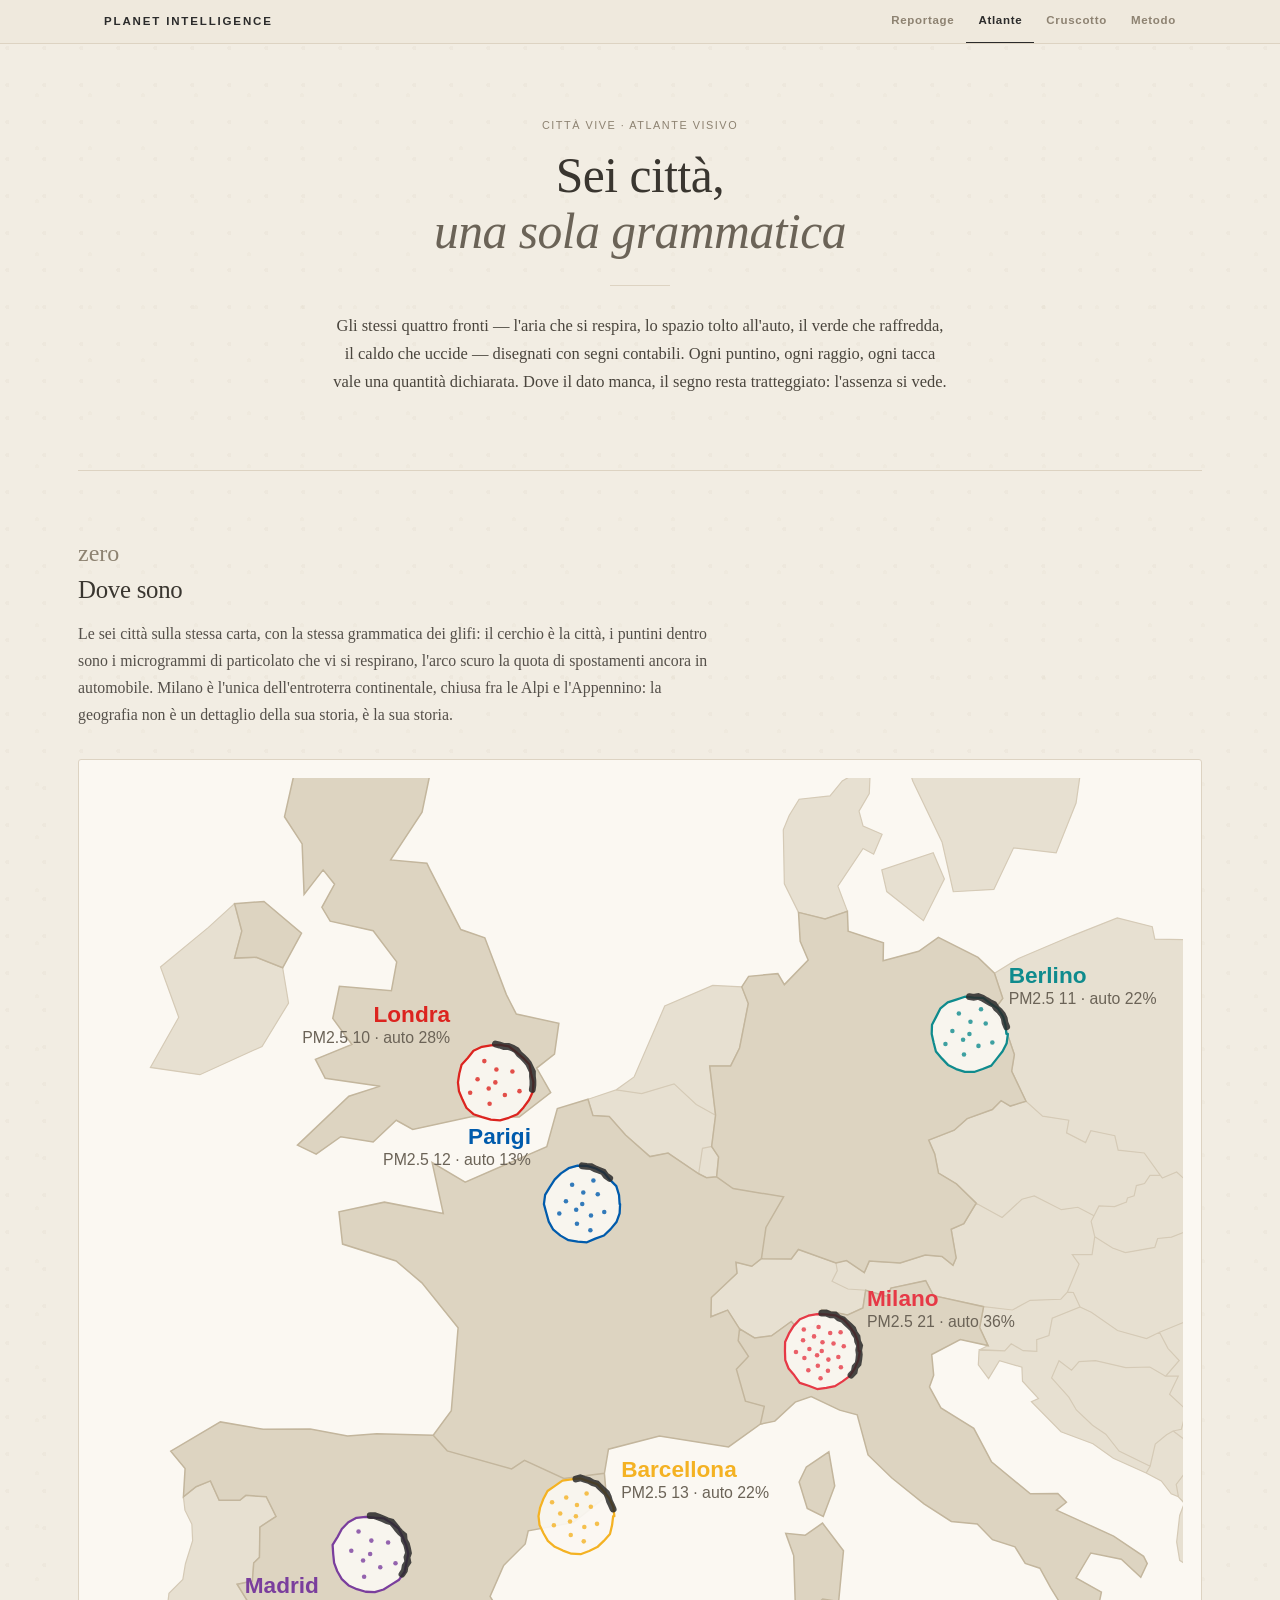
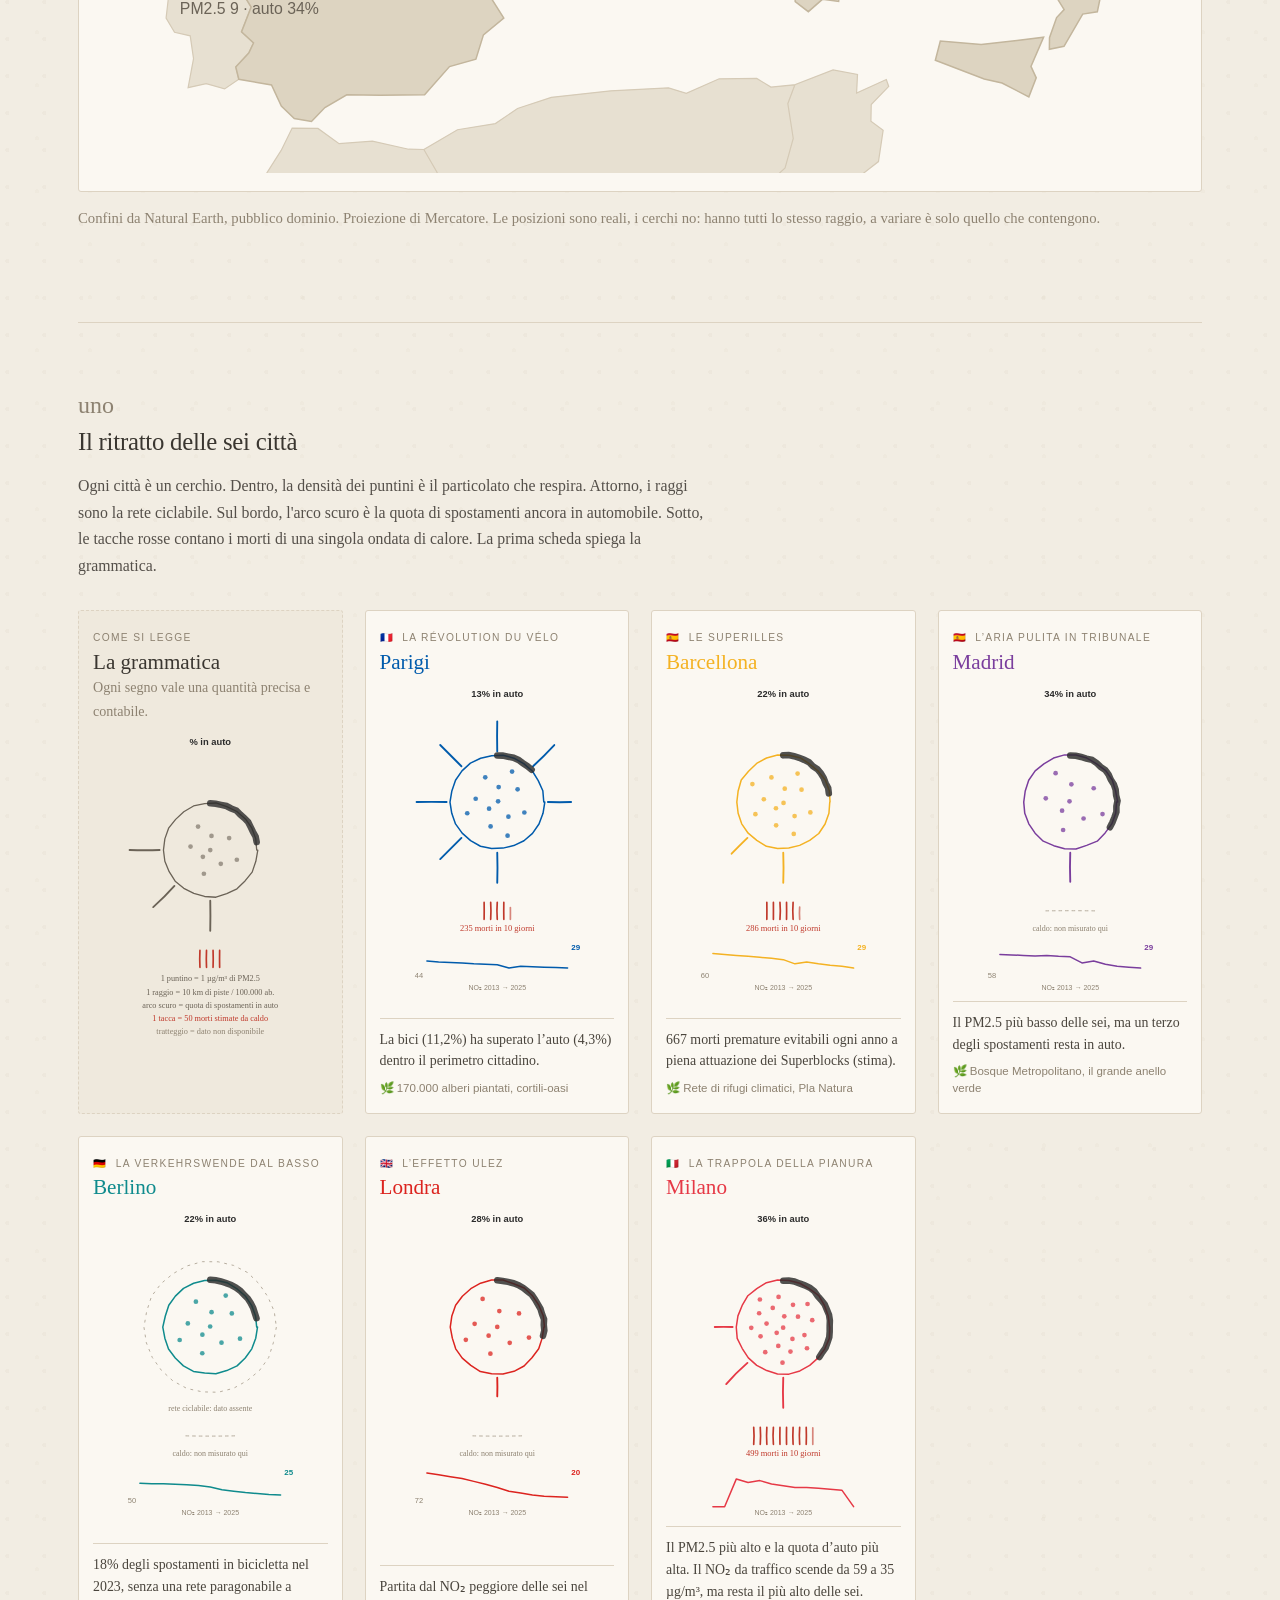
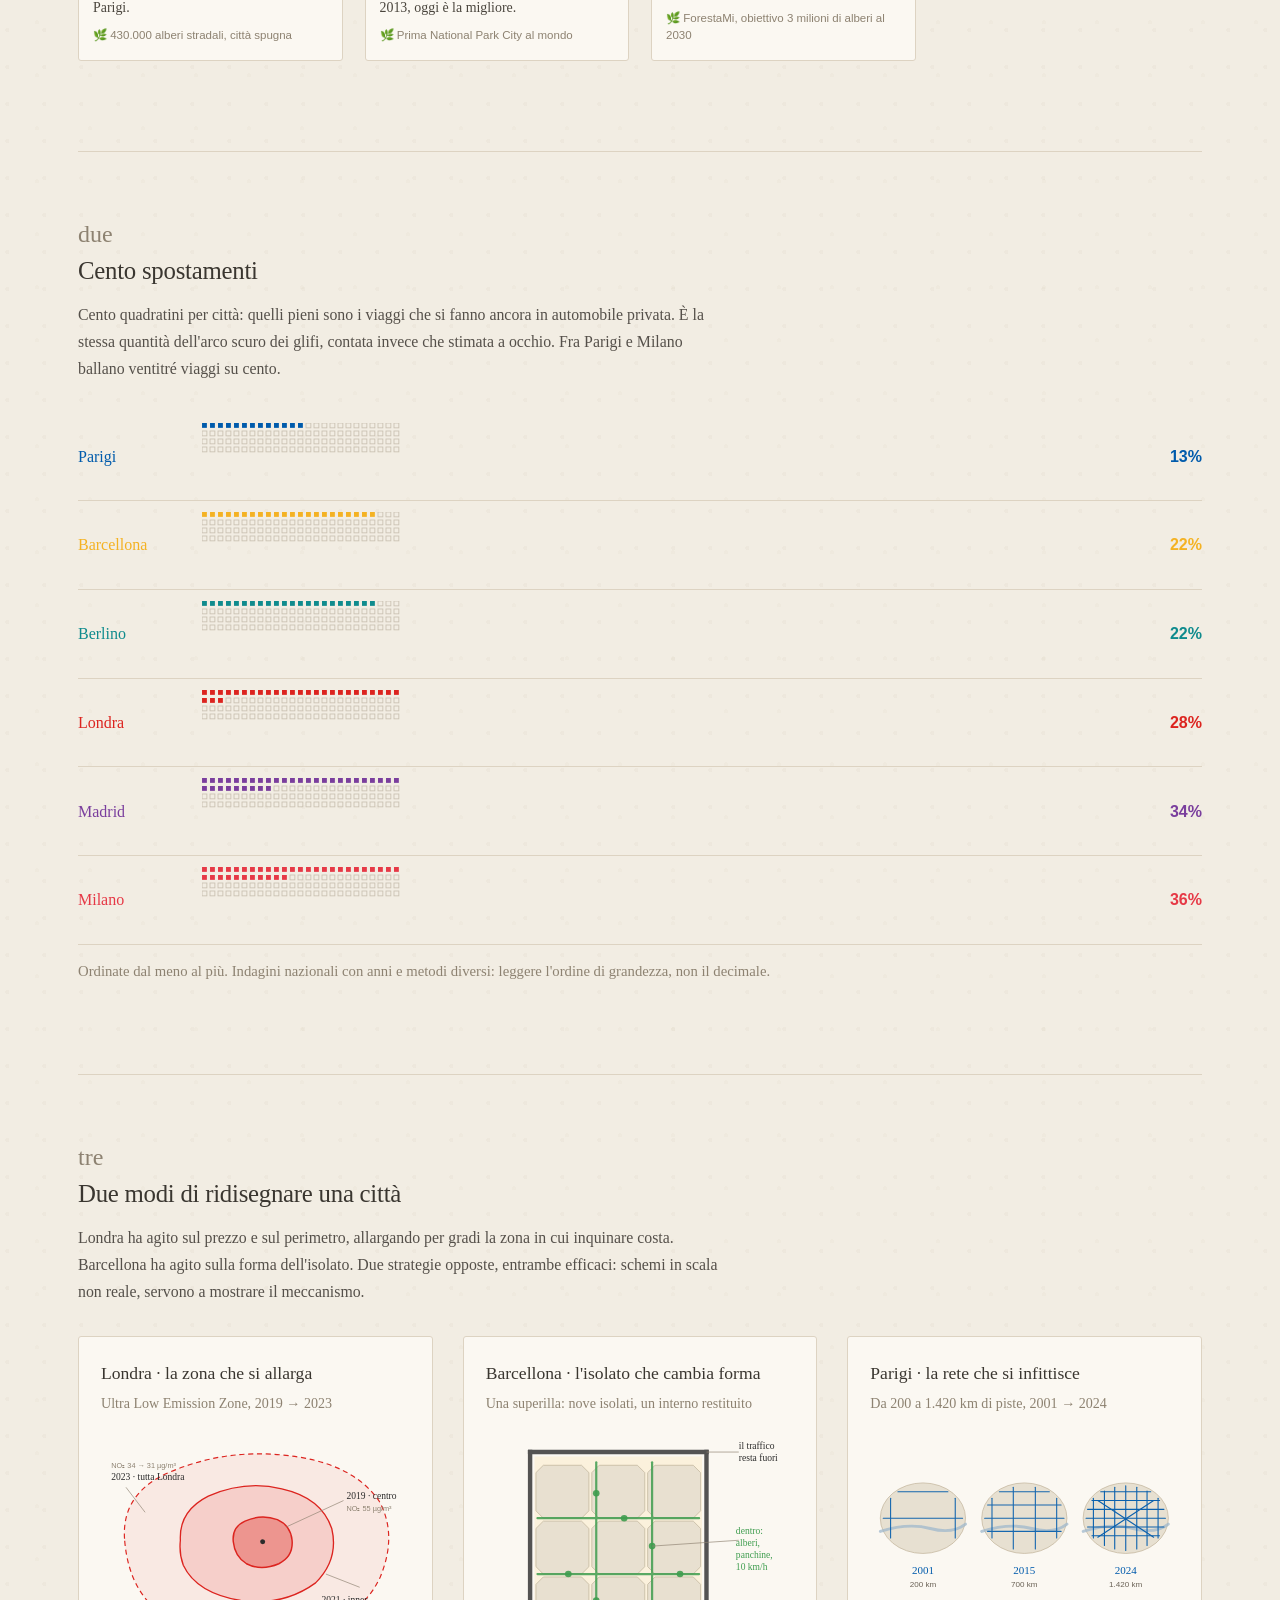
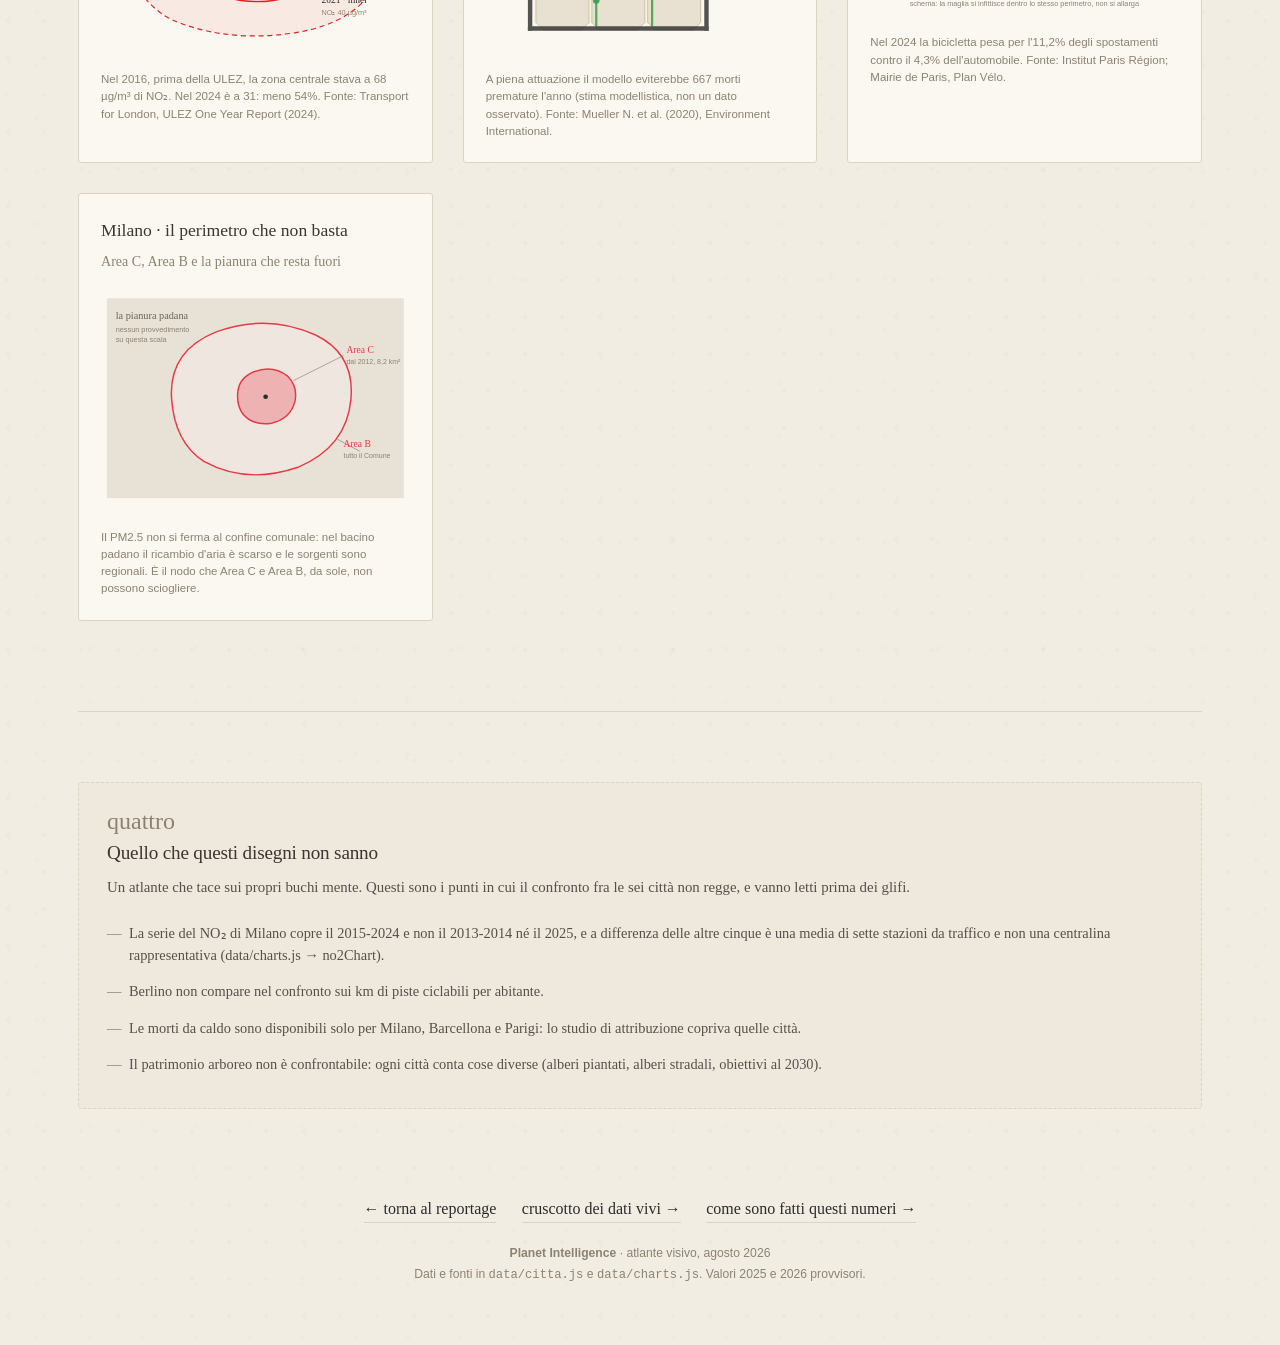
<file: dashboard.html>
<!DOCTYPE html>
<html lang="it">
<head>
<meta charset="UTF-8">
<meta name="viewport" content="width=device-width, initial-scale=1.0">
<title>Città vive · Atlante visivo delle sei città</title>
<meta name="description" content="Aria, mobilità, verde e caldo in sei metropoli europee, letti con una sola grammatica visiva: un puntino, un raggio, un arco, una tacca.">
<link rel="stylesheet" href="assets/stile.css">
<style>
  *, *::before, *::after { box-sizing: border-box; margin: 0; padding: 0; }

  /* palette, caratteri e componenti: assets/stile.css */

  body { font-family: var(--serif); color: var(--testo); line-height: 1.7; }

  .foglio { max-width: 1180px; margin: 0 auto; padding: 0 28px; }

  /* ---------- testata ---------- */
  .testata { padding: 72px 0 30px; text-align: center; }
  /* l'occhiello e' il componente comune di assets/stile.css, uguale sulle
     quattro pagine: qui si regola solo lo spazio sotto */
  .testata .occhiello { display: block; margin-bottom: 14px; }
  .testata h1 {
    font-size: clamp(2rem, 4.6vw, 3.1rem); line-height: 1.12;
    font-weight: 400; letter-spacing: -.01em; margin-bottom: 18px;
  }
  .testata h1 em { font-style: italic; color: #6b6357; }
  .testata .sommario {
    max-width: 620px; margin: 0 auto; font-size: 1.03rem; color: #4a453d;
  }

  /* ---------- sezioni ---------- */
  .sezione { padding: 26px 0 46px; }
  .sez-num {
    font-family: var(--mano); font-size: 1.5rem; color: var(--tenue); line-height: 1;
  }
  .sezione h2 {
    font-size: 1.55rem; font-weight: 400; margin: 4px 0 10px; letter-spacing: -.01em;
  }
  .sezione .intro {
    max-width: 640px; color: #55504a; font-size: .99rem; margin-bottom: 30px;
  }

  /* ---------- griglia delle schede ---------- */
  .griglia {
    display: grid; grid-template-columns: repeat(auto-fill, minmax(258px, 1fr));
    gap: 22px;
  }
  .card {                    /* fondo, bordo e raggio da assets/stile.css */
    padding: 18px 14px 16px;
    display: flex; flex-direction: column;
  }
  .card-legenda { background: var(--carta-3); border-style: dashed; }
  .card-occhiello {
    font-family: var(--sans); font-size: .64rem; letter-spacing: .13em;
    text-transform: uppercase; color: var(--tenue); margin-bottom: 4px;
  }
  .card-nome { font-size: 1.32rem; font-weight: 400; line-height: 1.1; margin-bottom: 2px; }
  .card-titolo { font-family: var(--mano); font-size: .88rem; color: var(--tenue); }
  .glifo { width: 100%; height: auto; display: block; margin: 6px 0 4px; }
  .card-chiave {
    font-size: .87rem; line-height: 1.55; color: #4a453d;
    border-top: 1px solid var(--riga); padding-top: 10px; margin-top: auto;
  }
  .card-verde {
    font-family: var(--sans); font-size: .72rem; color: var(--tenue);
    margin-top: 8px; line-height: 1.45;
  }

  /* ---------- matrice dell'auto ---------- */
  .riga-auto {
    display: grid; grid-template-columns: 108px 1fr 52px;
    align-items: center; gap: 16px;
    padding: 11px 0; border-bottom: 1px solid var(--riga);
  }
  .riga-nome { font-size: 1rem; }
  .riga-valore { font-family: var(--sans); font-weight: 700; font-size: 1rem; text-align: right; }
  .matrice { width: 100%; max-width: 300px; height: auto; }
  .didascalia {
    font-family: var(--mano); font-size: .92rem; color: var(--tenue); margin-top: 14px;
  }

  /* ---------- carta d'Europa ---------- */
  .riquadro-carta { padding: 18px; }
  .carta-europa { width: 100%; height: auto; display: block; }

  /* ---------- mappe schematiche ---------- */
  .mappe { display: grid; grid-template-columns: repeat(auto-fit, minmax(330px, 1fr)); gap: 30px; }
  .mappa { padding: 22px; }  /* .scheda per fondo e bordo */
  .mappa h3 { font-size: 1.1rem; font-weight: 400; margin-bottom: 4px; }
  .mappa .sotto { font-family: var(--mano); font-size: .88rem; color: var(--tenue); margin-bottom: 14px; }
  .mappa svg { width: 100%; height: auto; }
  .mappa .nota {
    font-family: var(--sans); font-size: .72rem; color: var(--tenue);
    margin-top: 12px; line-height: 1.5;
  }

  /* ---------- lacune ---------- */
  .lacune {
    background: var(--carta-3); border: 1px dashed var(--riga);
    border-radius: 3px; padding: 26px 28px;
  }
  .lacune h2 { font-size: 1.2rem; font-weight: 400; margin-bottom: 6px; }
  .lacune p.premessa { font-size: .93rem; color: #55504a; margin-bottom: 14px; }
  .lacune ul { list-style: none; }
  .lacune li {
    font-size: .9rem; color: #55504a; padding: 7px 0 7px 22px;
    position: relative; line-height: 1.55;
  }
  .lacune li::before {
    content: '—'; position: absolute; left: 0; color: var(--tenue);
  }

  /* ---------- piede ---------- */
  footer {
    padding: 40px 0 60px; text-align: center;
    font-family: var(--sans); font-size: .76rem; color: var(--tenue); line-height: 1.7;
  }
  footer a { color: var(--tenue); }
  .torna {
    display: inline-block; margin-bottom: 20px; font-family: var(--mano);
    font-size: 1rem; color: var(--inchiostro); text-decoration: none;
    border-bottom: 1px solid var(--riga);
  }

  @media (max-width: 700px) {
    .riga-auto { grid-template-columns: 84px 1fr 44px; gap: 10px; }
    .testata { padding: 48px 0 20px; }
  }
</style>
</head>
<body class="fondo-carta">

<!-- la stessa fascia su tutte e quattro le pagine; stili in assets/stile.css -->
<nav class="fascia-testata" aria-label="Le pagine di questo lavoro">
  <div class="fascia-inner">
    <a class="fascia-marchio" href="https://planetintelligence.github.io/">Planet Intelligence</a>
    <div class="fascia-pagine">
      <a href="index.html">Reportage</a>
      <a href="dashboard.html" aria-current="page">Atlante</a>
      <a href="cruscotto.html">Cruscotto</a>
      <a href="metodo.html">Metodo</a>
    </div>
  </div>
</nav>


<div class="foglio">

  <!-- ══════════ TESTATA ══════════ -->
  <header class="testata">
    <p class="occhiello">Città vive · atlante visivo</p>
    <h1>Sei città,<br><em>una sola grammatica</em></h1>
    <hr class="filo filo-corto">
    <p class="sommario">
      Gli stessi quattro fronti — l'aria che si respira, lo spazio tolto all'auto,
      il verde che raffredda, il caldo che uccide — disegnati con segni contabili.
      Ogni puntino, ogni raggio, ogni tacca vale una quantità dichiarata.
      Dove il dato manca, il segno resta tratteggiato: l'assenza si vede.
    </p>
  </header>

  <hr class="filo">

  <!-- ══════════ 0. LA CARTA ══════════ -->
  <section class="sezione">
    <p class="sez-num">zero</p>
    <h2>Dove sono</h2>
    <p class="intro">
      Le sei città sulla stessa carta, con la stessa grammatica dei glifi: il cerchio
      è la città, i puntini dentro sono i microgrammi di particolato che vi si respirano,
      l'arco scuro la quota di spostamenti ancora in automobile. Milano è l'unica dell'entroterra
      continentale, chiusa fra le Alpi e l'Appennino: la geografia non è un dettaglio della sua storia,
      è la sua storia.
    </p>
    <div class="scheda riquadro-carta" id="carta-europa"></div>
    <p class="didascalia">
      Confini da Natural Earth, pubblico dominio. Proiezione di Mercatore.
      Le posizioni sono reali, i cerchi no: hanno tutti lo stesso raggio,
      a variare è solo quello che contengono.
    </p>
  </section>

  <hr class="filo">

  <!-- ══════════ 1. I GLIFI ══════════ -->
  <section class="sezione">
    <p class="sez-num">uno</p>
    <h2>Il ritratto delle sei città</h2>
    <p class="intro">
      Ogni città è un cerchio. Dentro, la densità dei puntini è il particolato che
      respira. Attorno, i raggi sono la rete ciclabile. Sul bordo, l'arco scuro è la
      quota di spostamenti ancora in automobile. Sotto, le tacche rosse contano i morti
      di una singola ondata di calore. La prima scheda spiega la grammatica.
    </p>
    <div class="griglia" id="griglia-citta"></div>
  </section>

  <hr class="filo">

  <!-- ══════════ 2. LO SPAZIO DELL'AUTO ══════════ -->
  <section class="sezione">
    <p class="sez-num">due</p>
    <h2>Cento spostamenti</h2>
    <p class="intro">
      Cento quadratini per città: quelli pieni sono i viaggi che si fanno ancora in
      automobile privata. È la stessa quantità dell'arco scuro dei glifi, contata invece
      che stimata a occhio. Fra Parigi e Milano ballano ventitré viaggi su cento.
    </p>
    <div id="griglia-auto"></div>
    <p class="didascalia">
      Ordinate dal meno al più. Indagini nazionali con anni e metodi diversi:
      leggere l'ordine di grandezza, non il decimale.
    </p>
  </section>

  <hr class="filo">

  <!-- ══════════ 3. LE MAPPE ══════════ -->
  <section class="sezione">
    <p class="sez-num">tre</p>
    <h2>Due modi di ridisegnare una città</h2>
    <p class="intro">
      Londra ha agito sul prezzo e sul perimetro, allargando per gradi la zona in cui
      inquinare costa. Barcellona ha agito sulla forma dell'isolato. Due strategie
      opposte, entrambe efficaci: schemi in scala non reale, servono a mostrare il
      meccanismo.
    </p>

    <div class="mappe">

      <!-- ULEZ: l'espansione per anelli -->
      <div class="mappa scheda">
        <h3>Londra · la zona che si allarga</h3>
        <p class="sotto">Ultra Low Emission Zone, 2019 → 2023</p>
        <svg viewBox="0 0 420 300" role="img" aria-label="Schema dell'espansione della ULEZ londinese in tre fasi">
          <!-- Greater London 2023 -->
          <path d="M32,148 Q28,86 92,58 Q166,26 246,34 Q340,42 378,96 Q404,142 380,200 Q352,262 264,276 Q170,290 96,258 Q38,228 32,148 Z"
                fill="#DC241F" fill-opacity=".07" stroke="#DC241F" stroke-width="1.6" stroke-dasharray="7,5"/>
          <!-- Inner London 2021 -->
          <path d="M108,150 Q106,110 146,90 Q196,68 246,80 Q300,92 314,134 Q324,176 292,208 Q248,240 190,232 Q130,222 112,184 Q106,168 108,150 Z"
                fill="#DC241F" fill-opacity=".13" stroke="#DC241F" stroke-width="1.8"/>
          <!-- Central 2019 -->
          <path d="M180,152 Q178,132 196,124 Q218,114 240,122 Q258,130 260,150 Q262,172 242,182 Q218,192 198,182 Q182,172 180,152 Z"
                fill="#DC241F" fill-opacity=".34" stroke="#DC241F" stroke-width="2"/>

          <circle cx="220" cy="152" r="3.4" fill="#2b2b2b"/>

          <line x1="252" y1="132" x2="330" y2="96" stroke="#8d8271" stroke-width=".9"/>
          <text x="334" y="94" font-family="'Bradley Hand','Chalkboard SE',cursive" font-size="13" fill="#2b2b2b">2019 · centro</text>
          <text x="334" y="110" font-family="'Helvetica Neue',Arial" font-size="10" fill="#8d8271">NO₂ 55 µg/m³</text>

          <line x1="306" y1="196" x2="352" y2="214" stroke="#8d8271" stroke-width=".9"/>
          <text x="300" y="236" font-family="'Bradley Hand','Chalkboard SE',cursive" font-size="13" fill="#2b2b2b">2021 · inner</text>
          <text x="300" y="252" font-family="'Helvetica Neue',Arial" font-size="10" fill="#8d8271">NO₂ 40 µg/m³</text>

          <line x1="60" y1="112" x2="34" y2="78" stroke="#8d8271" stroke-width=".9"/>
          <text x="14" y="68" font-family="'Bradley Hand','Chalkboard SE',cursive" font-size="13" fill="#2b2b2b">2023 · tutta Londra</text>
          <text x="14" y="52" font-family="'Helvetica Neue',Arial" font-size="10" fill="#8d8271">NO₂ 34 → 31 µg/m³</text>
        </svg>
        <p class="nota">
          Nel 2016, prima della ULEZ, la zona centrale stava a 68 µg/m³ di NO₂.
          Nel 2024 è a 31: meno 54%. Fonte: Transport for London, ULEZ One Year Report (2024).
        </p>
      </div>

      <!-- SUPERILLES: la forma dell'isolato -->
      <div class="mappa scheda">
        <h3>Barcellona · l'isolato che cambia forma</h3>
        <p class="sotto">Una superilla: nove isolati, un interno restituito</p>
        <svg viewBox="0 0 420 300" role="img" aria-label="Schema di un superblock: nove isolati con traffico sul perimetro e interno pedonale">
          <!-- interno liberato -->
          <rect x="66" y="36" width="228" height="228" fill="#F4B223" fill-opacity=".10"/>

          <!-- i nove isolati dell'Eixample, angoli smussati -->
          <g fill="#e8e0d0" stroke="#c9bda6" stroke-width="1.2">
            <path d="M78,48 h52 l10,10 v52 l-10,10 h-52 l-10,-10 v-52 Z"/>
            <path d="M154,48 h52 l10,10 v52 l-10,10 h-52 l-10,-10 v-52 Z"/>
            <path d="M230,48 h52 l10,10 v52 l-10,10 h-52 l-10,-10 v-52 Z"/>
            <path d="M78,124 h52 l10,10 v52 l-10,10 h-52 l-10,-10 v-52 Z"/>
            <path d="M154,124 h52 l10,10 v52 l-10,10 h-52 l-10,-10 v-52 Z"/>
            <path d="M230,124 h52 l10,10 v52 l-10,10 h-52 l-10,-10 v-52 Z"/>
            <path d="M78,200 h52 l10,10 v52 l-10,10 h-52 l-10,-10 v-52 Z"/>
            <path d="M154,200 h52 l10,10 v52 l-10,10 h-52 l-10,-10 v-52 Z"/>
            <path d="M230,200 h52 l10,10 v52 l-10,10 h-52 l-10,-10 v-52 Z"/>
          </g>

          <!-- strade interne restituite: verde, con alberi -->
          <g stroke="#3f9d4f" stroke-width="3" stroke-linecap="round" opacity=".85">
            <line x1="150" y1="44" x2="150" y2="266"/>
            <line x1="226" y1="44" x2="226" y2="266"/>
            <line x1="70" y1="120" x2="290" y2="120"/>
            <line x1="70" y1="196" x2="290" y2="196"/>
          </g>
          <g fill="#3f9d4f" opacity=".9">
            <circle cx="150" cy="86" r="4.5"/><circle cx="226" cy="158" r="4.5"/>
            <circle cx="188" cy="120" r="4.5"/><circle cx="112" cy="196" r="4.5"/>
            <circle cx="264" cy="196" r="4.5"/><circle cx="150" cy="232" r="4.5"/>
          </g>

          <!-- perimetro: il traffico resta qui -->
          <g stroke="#2b2b2b" stroke-width="6" opacity=".8" stroke-linecap="square">
            <line x1="60" y1="30" x2="300" y2="30"/>
            <line x1="60" y1="270" x2="300" y2="270"/>
            <line x1="60" y1="30" x2="60" y2="270"/>
            <line x1="300" y1="30" x2="300" y2="270"/>
          </g>

          <line x1="300" y1="30" x2="344" y2="30" stroke="#8d8271" stroke-width=".9"/>
          <text x="344" y="26" font-family="'Bradley Hand','Chalkboard SE',cursive" font-size="13" fill="#2b2b2b">il traffico</text>
          <text x="344" y="42" font-family="'Bradley Hand','Chalkboard SE',cursive" font-size="13" fill="#2b2b2b">resta fuori</text>

          <line x1="226" y1="158" x2="344" y2="150" stroke="#8d8271" stroke-width=".9"/>
          <text x="340" y="142" font-family="'Bradley Hand','Chalkboard SE',cursive" font-size="13" fill="#3f9d4f">dentro:</text>
          <text x="340" y="158" font-family="'Bradley Hand','Chalkboard SE',cursive" font-size="13" fill="#3f9d4f">alberi,</text>
          <text x="340" y="174" font-family="'Bradley Hand','Chalkboard SE',cursive" font-size="13" fill="#3f9d4f">panchine,</text>
          <text x="340" y="190" font-family="'Bradley Hand','Chalkboard SE',cursive" font-size="13" fill="#3f9d4f">10 km/h</text>
        </svg>
        <p class="nota">
          A piena attuazione il modello eviterebbe 667 morti premature l'anno (stima
          modellistica, non un dato osservato). Fonte: Mueller N. et al. (2020),
          Environment International.
        </p>
      </div>


      <!-- PARIGI: la rete che si infittisce -->
      <div class="mappa scheda">
        <h3>Parigi · la rete che si infittisce</h3>
        <p class="sotto">Da 200 a 1.420 km di piste, 2001 → 2024</p>
        <svg viewBox="0 0 420 250" role="img" aria-label="Tre schemi a confronto della rete ciclabile parigina nel 2001, 2015 e 2024">
          <!-- 2001 -->
          <ellipse cx="72" cy="120" rx="58" ry="48" fill="#e7e0d1" stroke="#c3b69d" stroke-width="1"/>
          <path d="M14,138 Q52,126 82,134 Q112,142 130,128"
                fill="none" stroke="#9fb8cc" stroke-width="4" stroke-linecap="round" opacity=".75"/>
          <g stroke="#005BAC" stroke-width="1.5" stroke-linecap="round" opacity=".9" fill="none">
            <path d="M38,84 H106"/>
            <path d="M18,120 H126"/>
            <path d="M28,93 V147"/>
            <path d="M116,93 V147"/>
          </g>
          <text x="72" y="196" text-anchor="middle" font-family="'Bradley Hand','Chalkboard SE',cursive" font-size="15" fill="#005BAC">2001</text>
          <text x="72" y="214" text-anchor="middle" font-family="'Helvetica Neue',Arial" font-size="11" fill="#6b6357">200 km</text>
          <!-- 2015 -->
          <ellipse cx="210" cy="120" rx="58" ry="48" fill="#e7e0d1" stroke="#c3b69d" stroke-width="1"/>
          <path d="M152,138 Q190,126 220,134 Q250,142 268,128"
                fill="none" stroke="#9fb8cc" stroke-width="4" stroke-linecap="round" opacity=".75"/>
          <g stroke="#005BAC" stroke-width="1.5" stroke-linecap="round" opacity=".9" fill="none">
            <path d="M176,84 H244"/>
            <path d="M160,102 H260"/>
            <path d="M156,120 H264"/>
            <path d="M160,138 H260"/>
            <path d="M166,93 V147"/>
            <path d="M195,78 V162"/>
            <path d="M225,78 V162"/>
            <path d="M254,93 V147"/>
          </g>
          <text x="210" y="196" text-anchor="middle" font-family="'Bradley Hand','Chalkboard SE',cursive" font-size="15" fill="#005BAC">2015</text>
          <text x="210" y="214" text-anchor="middle" font-family="'Helvetica Neue',Arial" font-size="11" fill="#6b6357">700 km</text>
          <!-- 2024 -->
          <ellipse cx="348" cy="120" rx="58" ry="48" fill="#e7e0d1" stroke="#c3b69d" stroke-width="1"/>
          <path d="M290,138 Q328,126 358,134 Q388,142 406,128"
                fill="none" stroke="#9fb8cc" stroke-width="4" stroke-linecap="round" opacity=".75"/>
          <g stroke="#005BAC" stroke-width="1.5" stroke-linecap="round" opacity=".95" fill="none">
            <path d="M314,84 H382"/>
            <path d="M302,96 H394"/>
            <path d="M296,108 H400"/>
            <path d="M294,120 H402"/>
            <path d="M296,132 H400"/>
            <path d="M302,144 H394"/>
            <path d="M304,93 V147"/>
            <path d="M319,83 V157"/>
            <path d="M333,78 V162"/>
            <path d="M348,76 V164"/>
            <path d="M363,78 V162"/>
            <path d="M377,83 V157"/>
            <path d="M392,93 V147"/>
            <path d="M310,96 L386,146"/>
            <path d="M310,146 L386,96"/>
          </g>
          <text x="348" y="196" text-anchor="middle" font-family="'Bradley Hand','Chalkboard SE',cursive" font-size="15" fill="#005BAC">2024</text>
          <text x="348" y="214" text-anchor="middle" font-family="'Helvetica Neue',Arial" font-size="11" fill="#6b6357">1.420 km</text>
          <text x="210" y="240" text-anchor="middle" font-family="'Helvetica Neue',Arial" font-size="10" fill="#8d8271">schema: la maglia si infittisce dentro lo stesso perimetro, non si allarga</text>
        </svg>
        <p class="nota">
          Nel 2024 la bicicletta pesa per l'11,2% degli spostamenti contro il 4,3%
          dell'automobile. Fonte: Institut Paris Région; Mairie de Paris, Plan Vélo.
        </p>
      </div>

      <!-- MILANO: il perimetro che non basta -->
      <div class="mappa scheda">
        <h3>Milano · il perimetro che non basta</h3>
        <p class="sotto">Area C, Area B e la pianura che resta fuori</p>
        <svg viewBox="0 0 420 300" role="img" aria-label="Schema di Area C, Area B e dell'area metropolitana milanese">
          <!-- la pianura padana, fuori da ogni provvedimento -->
          <rect x="8" y="14" width="404" height="272" fill="#d8cfc0" opacity=".55"/>
          <!-- confine comunale = Area B -->
          <path d="M96,150 Q92,86 156,60 Q226,34 292,64 Q346,90 340,152 Q334,216 268,244 Q198,268 140,236 Q100,210 96,150 Z"
                fill="#f0e6e0" stroke="#E63946" stroke-width="2"/>
          <!-- cerchia dei Bastioni = Area C -->
          <path d="M186,150 Q184,124 208,114 Q234,104 254,120 Q268,134 264,154 Q258,178 232,184 Q206,188 192,170 Q186,160 186,150 Z"
                fill="#E63946" fill-opacity=".3" stroke="#E63946" stroke-width="2"/>
          <circle cx="224" cy="148" r="3.2" fill="#2b2b2b"/>

          <line x1="262" y1="126" x2="330" y2="92" stroke="#8d8271" stroke-width=".9"/>
          <text x="334" y="88" font-family="'Bradley Hand','Chalkboard SE',cursive" font-size="13" fill="#E63946">Area C</text>
          <text x="334" y="103" font-family="'Helvetica Neue',Arial" font-size="9.5" fill="#8d8271">dal 2012, 8,2 km²</text>

          <line x1="322" y1="206" x2="352" y2="222" stroke="#8d8271" stroke-width=".9"/>
          <text x="330" y="216" font-family="'Bradley Hand','Chalkboard SE',cursive" font-size="13" fill="#E63946">Area B</text>
          <text x="330" y="231" font-family="'Helvetica Neue',Arial" font-size="9.5" fill="#8d8271">tutto il Comune</text>

          <text x="20" y="42" font-family="'Bradley Hand','Chalkboard SE',cursive" font-size="14" fill="#6b6357">la pianura padana</text>
          <text x="20" y="60" font-family="'Helvetica Neue',Arial" font-size="10" fill="#8d8271">nessun provvedimento</text>
          <text x="20" y="74" font-family="'Helvetica Neue',Arial" font-size="10" fill="#8d8271">su questa scala</text>
        </svg>
        <p class="nota">
          Il PM2.5 non si ferma al confine comunale: nel bacino padano il ricambio
          d'aria è scarso e le sorgenti sono regionali. È il nodo che Area C e Area B,
          da sole, non possono sciogliere.
        </p>
      </div>

    </div>
  </section>

  <hr class="filo">

  <!-- ══════════ 4. LE LACUNE ══════════ -->
  <section class="sezione">
    <div class="lacune">
      <p class="sez-num">quattro</p>
      <h2>Quello che questi disegni non sanno</h2>
      <p class="premessa">
        Un atlante che tace sui propri buchi mente. Questi sono i punti in cui il
        confronto fra le sei città non regge, e vanno letti prima dei glifi.
      </p>
      <ul id="lista-lacune"></ul>
    </div>
  </section>

  <footer>
    <a class="torna" href="index.html">← torna al reportage</a>
    <a class="torna" href="cruscotto.html" style="margin-left:22px">cruscotto dei dati vivi →</a>
    <a class="torna" href="metodo.html" style="margin-left:22px">come sono fatti questi numeri →</a>
    <p>
      <strong>Planet Intelligence</strong> · atlante visivo, agosto 2026<br>
      Dati e fonti in <code>data/citta.js</code> e <code>data/charts.js</code>.
      Valori 2025 e 2026 provvisori.
    </p>
  </footer>

</div>

<script src="data/citta.js"></script>
<script src="data/mappa-europa.js"></script>
<script src="assets/dashboard.js"></script>
</body>
</html>
</file>
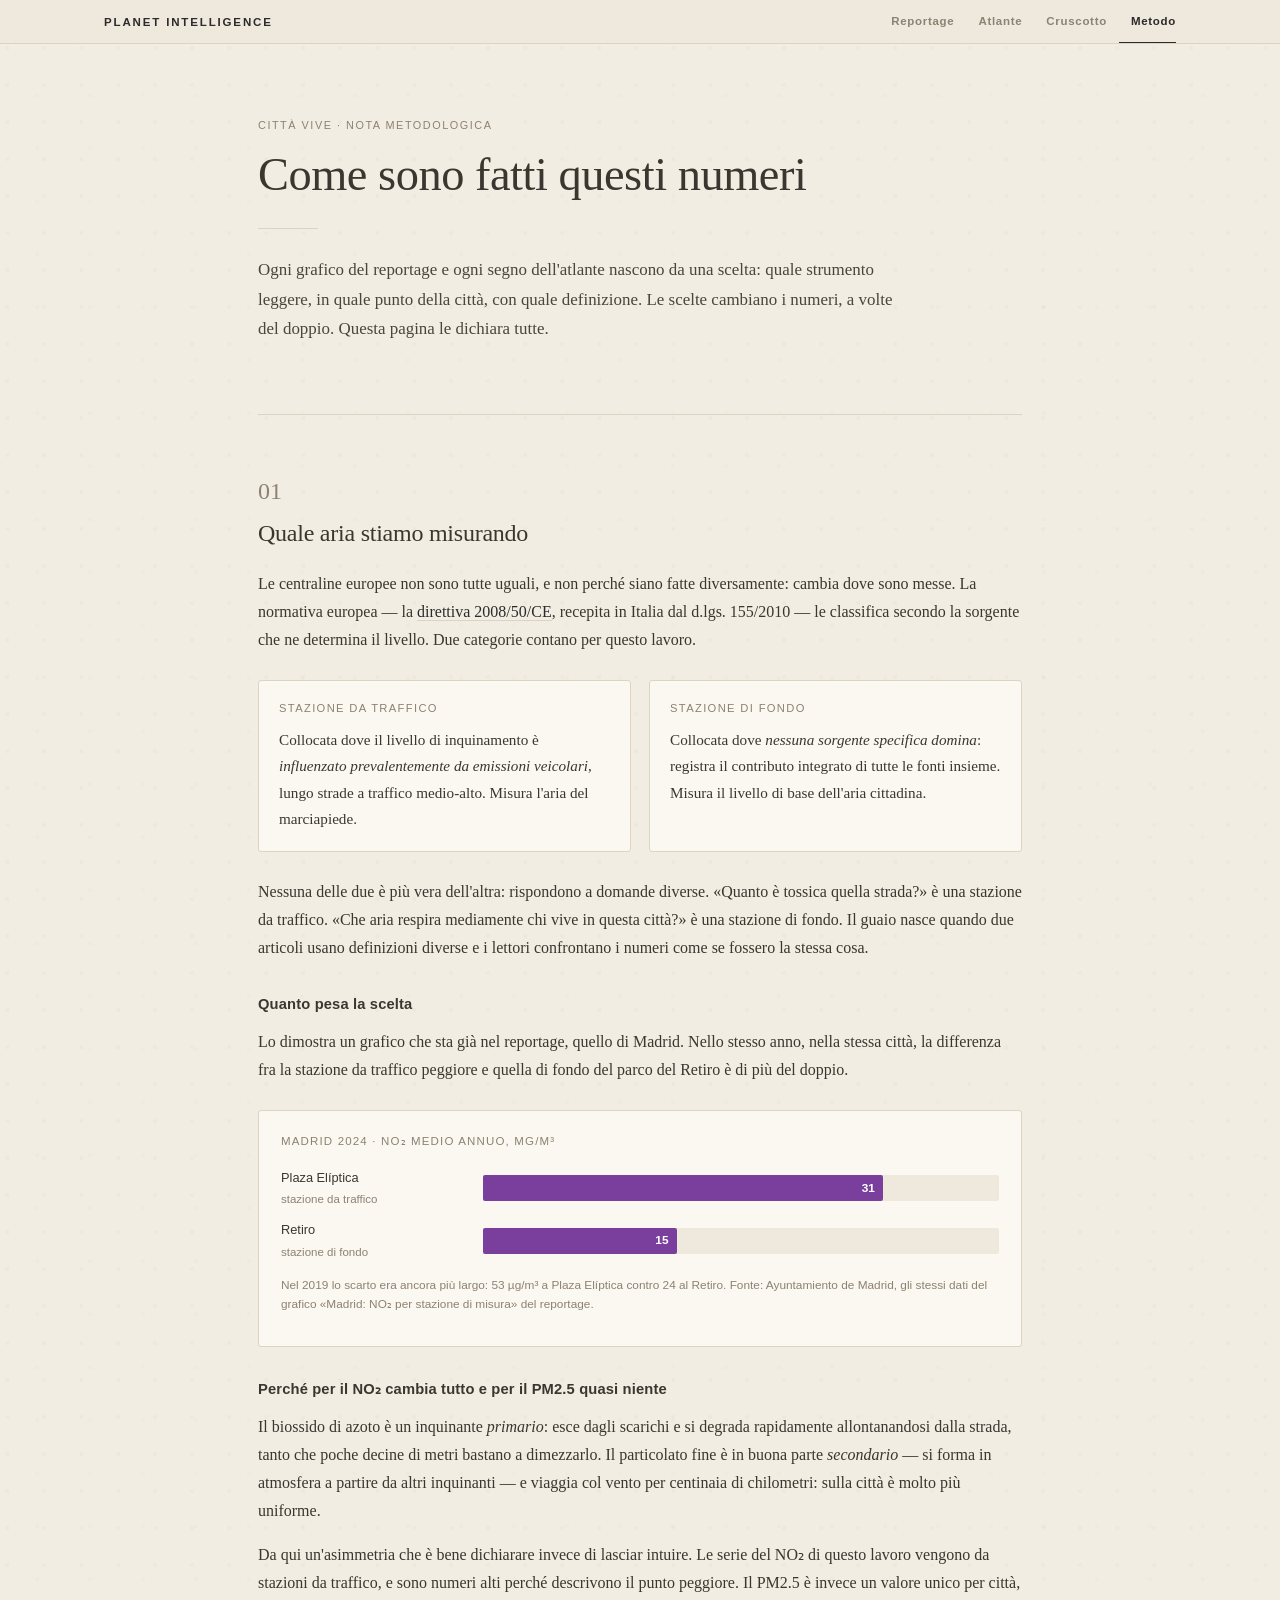
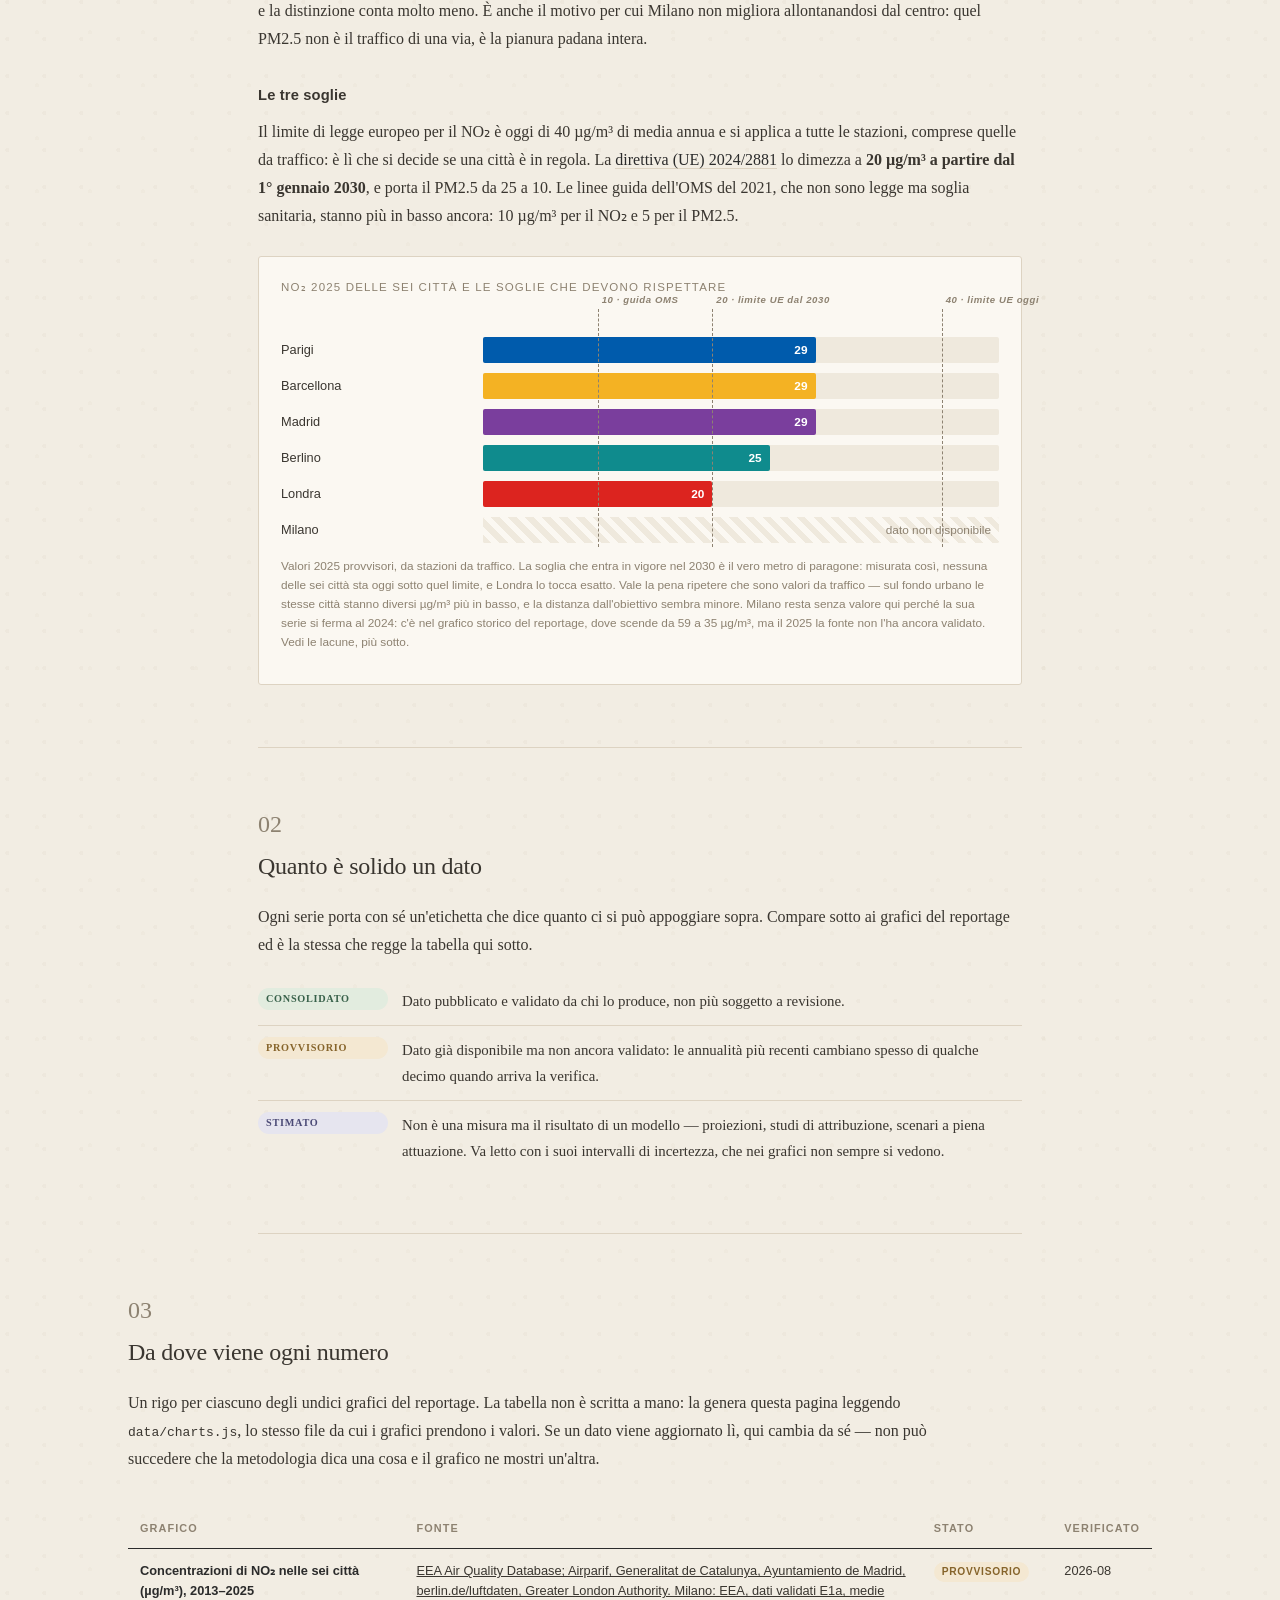
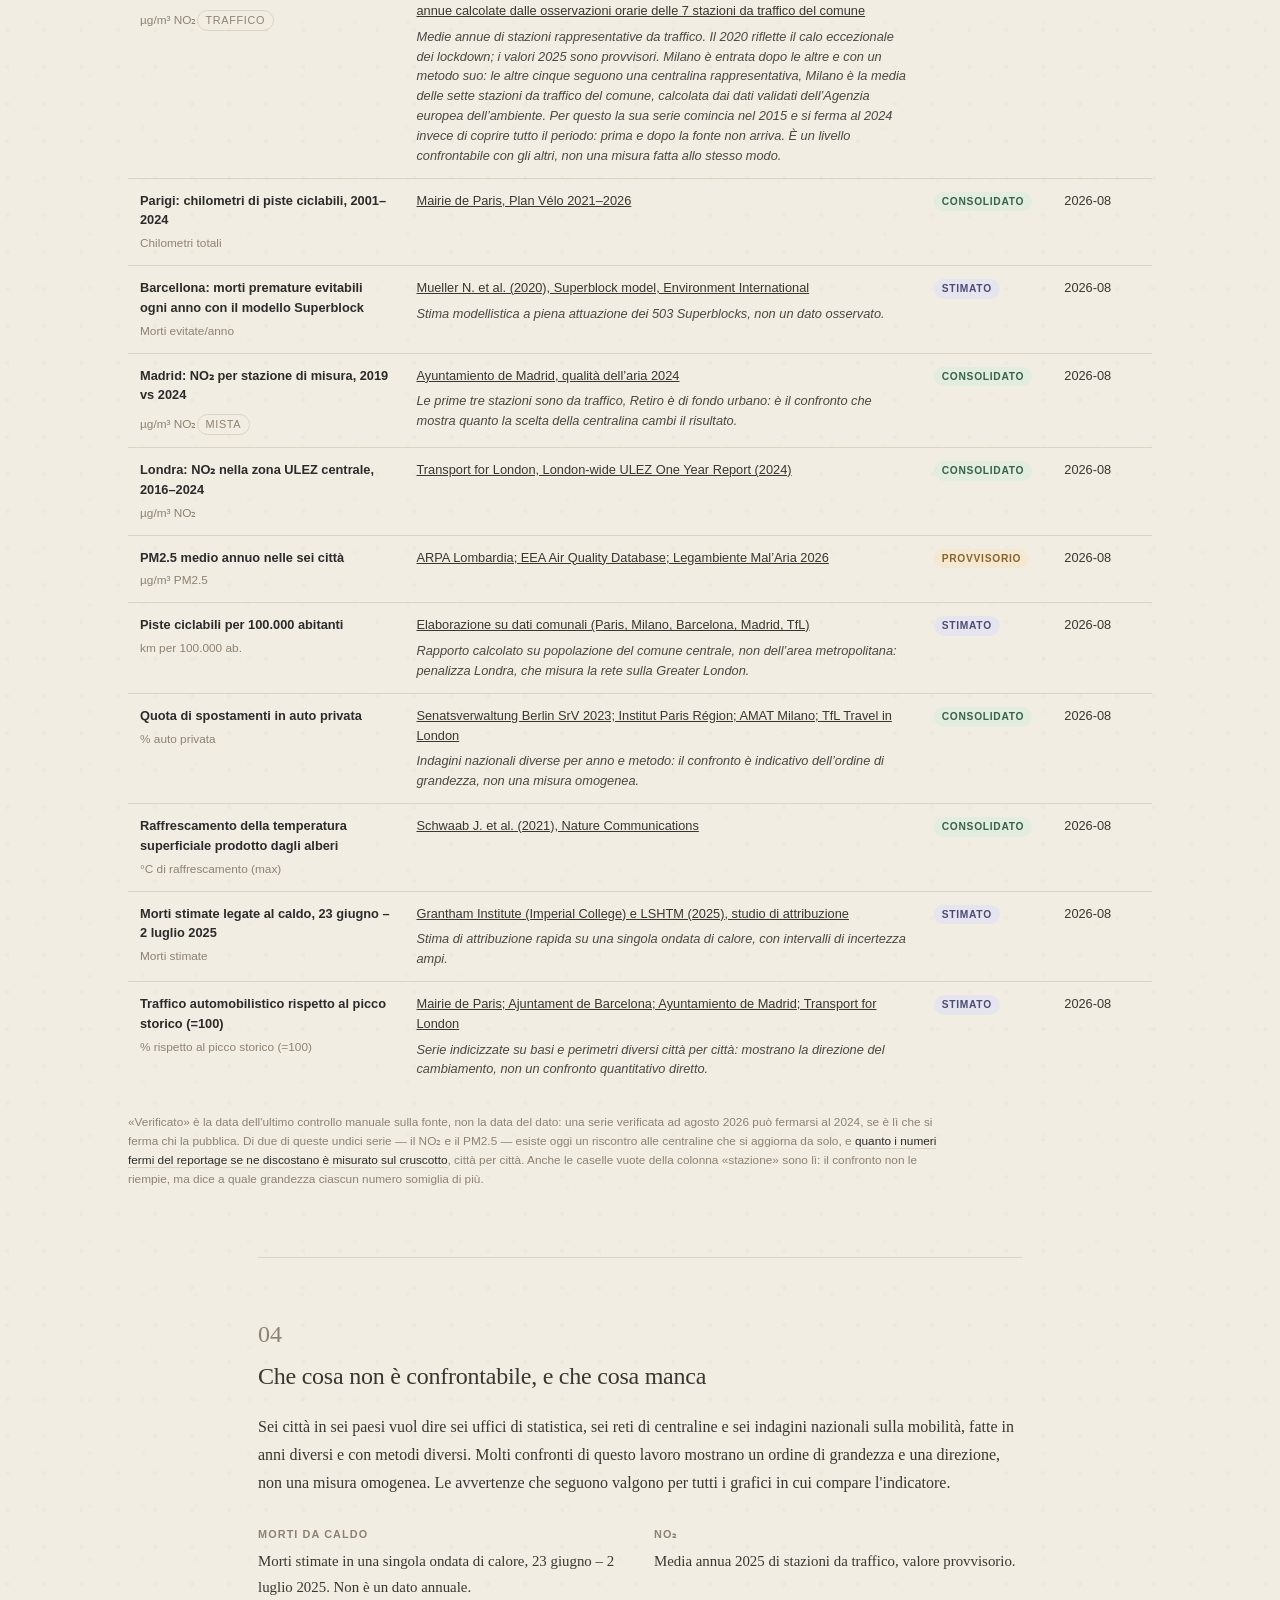
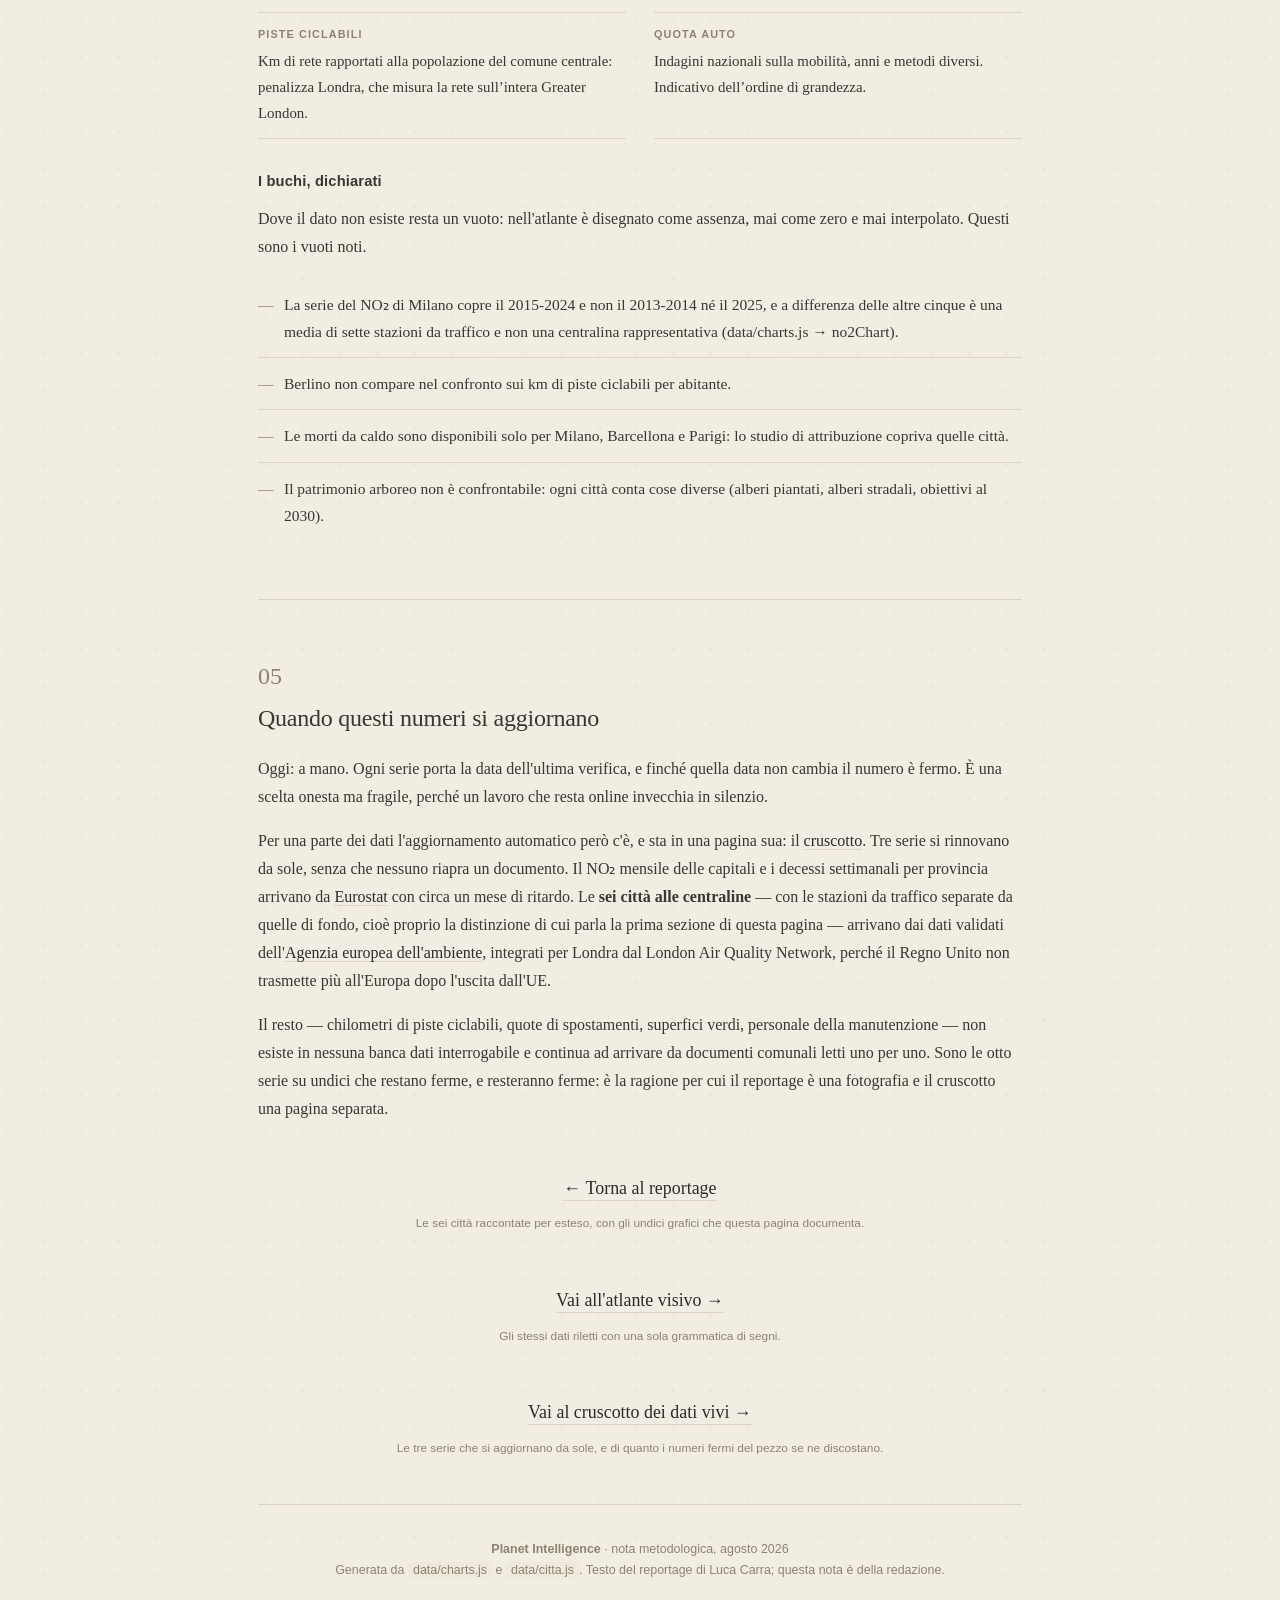
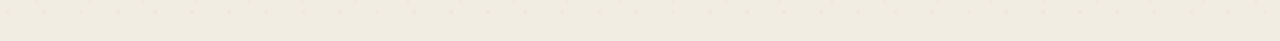
<file: metodo.html>
<!DOCTYPE html>
<html lang="it">
<head>
<meta charset="UTF-8">
<meta name="viewport" content="width=device-width, initial-scale=1.0">
<title>Città vive · Come sono fatti questi numeri</title>
<meta name="description" content="Nota metodologica: quale aria misuriamo, da dove viene ogni numero, che cosa non è confrontabile e che cosa manca.">
<link rel="stylesheet" href="assets/stile.css">
<style>
  *, *::before, *::after { box-sizing: border-box; margin: 0; padding: 0; }

  /* palette, caratteri e componenti: assets/stile.css */

  body { font-family: var(--serif); color: var(--testo); line-height: 1.75; }

  .foglio { max-width: 820px; margin: 0 auto; padding: 0 28px; }
  .foglio-largo { max-width: 1080px; margin: 0 auto; padding: 0 28px; }

  /* ---------- testata ---------- */
  .testata { padding: 72px 0 26px; }
  .testata .occhiello { display: block; margin-bottom: 14px; }
  .testata h1 {
    font-size: clamp(1.9rem, 4.2vw, 2.9rem); line-height: 1.14;
    font-weight: 400; letter-spacing: -.01em; margin-bottom: 18px;
  }
  .testata .sommario { font-size: 1.06rem; color: #4a453d; max-width: 640px; }

  /* ---------- sezioni ---------- */
  .sezione { padding: 20px 0 8px; }
  .sez-num { font-family: var(--mano); font-size: 1.5rem; color: var(--tenue); line-height: 1; }
  .sezione h2 {
    font-size: 1.5rem; font-weight: 400; margin: 4px 0 16px; letter-spacing: -.01em;
  }
  .sezione h3 {
    font-family: var(--sans); font-size: .92rem; font-weight: 700;
    margin: 30px 0 10px; letter-spacing: .01em;
  }
  .sezione p { margin-bottom: 16px; }
  .sezione p a { color: var(--inchiostro); text-decoration: none; border-bottom: 1px solid var(--riga); }
  .sezione p a:hover { border-bottom-color: var(--inchiostro); }

  /* ---------- riquadro definizione ---------- */
  .definizioni { display: grid; grid-template-columns: repeat(auto-fit, minmax(280px, 1fr)); gap: 18px; margin: 26px 0; }
  .def { padding: 18px 20px; }        /* fondo e bordo da .scheda */
  .def .def-nome {
    font-family: var(--sans); font-size: .7rem; letter-spacing: .12em;
    text-transform: uppercase; color: var(--tenue); margin-bottom: 8px;
  }
  .def p { font-size: .95rem; margin: 0; }

  /* ---------- confronto a barre, senza librerie ---------- */
  .confronto { margin: 26px 0 10px; padding: 20px 22px 16px; }
  .confronto .titolo-fig {
    font-family: var(--sans); font-size: .72rem; letter-spacing: .1em;
    text-transform: uppercase; color: var(--tenue); margin-bottom: 16px;
  }
  .riga-barra { display: grid; grid-template-columns: 190px 1fr; gap: 12px; align-items: center; margin-bottom: 10px; }
  .riga-barra .etichetta { font-family: var(--sans); font-size: .8rem; color: var(--testo); }
  .riga-barra .etichetta small { display: block; color: var(--tenue); font-size: .72rem; }
  .pista { position: relative; height: 26px; background: var(--carta-3); border-radius: 2px; }
  .barra { height: 100%; border-radius: 2px; display: flex; align-items: center; justify-content: flex-end; padding-right: 8px; }
  .barra span { font-family: var(--sans); font-size: .74rem; color: #fff; font-weight: 700; }
  .barra.chiara span { color: var(--inchiostro); }
  .soglia { position: absolute; top: -4px; bottom: -4px; width: 0; border-left: 1px dashed var(--tenue); }
  .soglia b {
    position: absolute; top: -17px; left: 3px; font-family: var(--sans);
    font-size: .6rem; letter-spacing: .06em; color: var(--tenue); font-weight: 600; white-space: nowrap;
  }
  .scala-nota { font-family: var(--sans); font-size: .74rem; color: var(--tenue); margin-top: 14px; line-height: 1.6; }

  /* ---------- tabella delle fonti ---------- */
  .tab-fonti { width: 100%; border-collapse: collapse; font-family: var(--sans); font-size: .8rem; margin: 20px 0 8px; }
  .tab-fonti th {
    text-align: left; padding: 10px 12px; border-bottom: 1px solid var(--inchiostro);
    font-size: .68rem; letter-spacing: .1em; text-transform: uppercase; color: var(--tenue); font-weight: 600;
  }
  .tab-fonti td { padding: 12px; border-bottom: 1px solid var(--riga); vertical-align: top; line-height: 1.55; }
  .tab-fonti tr:last-child td { border-bottom: 0; }
  .tab-fonti .col-dato { width: 27%; }
  .tab-fonti .titolo-serie { color: var(--inchiostro); display: block; margin-bottom: 3px; }
  .tab-fonti .unita { color: var(--tenue); font-size: .74rem; }
  .tab-fonti a { color: var(--testo); }
  .tab-fonti .stazione {
    display: inline-block; margin-top: 6px; font-size: .68rem; letter-spacing: .06em;
    text-transform: uppercase; color: var(--tenue);
    border: 1px solid var(--riga); border-radius: 999px; padding: 1px 8px;
  }
  .tab-fonti .stazione.assente { border-style: dashed; opacity: .8; }
  .tab-scroll { overflow-x: auto; }

  /* ---------- elenco delle lacune ---------- */
  .lacune { list-style: none; margin: 18px 0 6px; }
  .lacune li {
    padding: 12px 0 12px 26px; border-bottom: 1px solid var(--riga);
    position: relative; font-size: .97rem;
  }
  .lacune li:last-child { border-bottom: 0; }
  .lacune li::before {
    content: '—'; position: absolute; left: 0; top: 12px; color: var(--tenue);
  }

  /* ---------- note per indicatore ---------- */
  .note-glob { display: grid; grid-template-columns: repeat(auto-fit, minmax(300px, 1fr)); gap: 0 28px; margin: 12px 0; }
  .note-glob div { padding: 12px 0; border-bottom: 1px solid var(--riga); font-size: .93rem; }
  .note-glob b {
    display: block; font-family: var(--sans); font-size: .68rem; letter-spacing: .1em;
    text-transform: uppercase; color: var(--tenue); font-weight: 600; margin-bottom: 4px;
  }

  /* ---------- legenda degli stati ---------- */
  .stati { margin: 18px 0 6px; }
  .stati .riga-stato { display: grid; grid-template-columns: 130px 1fr; gap: 14px; align-items: start; padding: 11px 0; border-bottom: 1px solid var(--riga); }
  .stati .riga-stato:last-child { border-bottom: 0; }
  .stati .badge-tag { margin: 0; }
  .stati p { font-size: .93rem; margin: 0; }

  footer { border-top: 1px solid var(--riga); margin-top: 20px; padding: 34px 0 60px; text-align: center; }
  footer p { font-family: var(--sans); font-size: .78rem; color: var(--tenue); line-height: 1.7; }
  footer code { font-family: var(--sans); background: var(--carta-3); padding: 1px 5px; border-radius: 2px; }

  @media (max-width: 620px) {
    .riga-barra { grid-template-columns: 1fr; gap: 4px; }
    .riga-barra .etichetta small { display: inline; margin-left: 6px; }
  }
</style>
</head>
<body class="fondo-carta">

<!-- la stessa fascia su tutte e quattro le pagine; stili in assets/stile.css -->
<nav class="fascia-testata" aria-label="Le pagine di questo lavoro">
  <div class="fascia-inner">
    <a class="fascia-marchio" href="https://planetintelligence.github.io/">Planet Intelligence</a>
    <div class="fascia-pagine">
      <a href="index.html">Reportage</a>
      <a href="dashboard.html">Atlante</a>
      <a href="cruscotto.html">Cruscotto</a>
      <a href="metodo.html" aria-current="page">Metodo</a>
    </div>
  </div>
</nav>


<div class="foglio">

  <header class="testata">
    <span class="occhiello">Città vive · nota metodologica</span>
    <h1>Come sono fatti questi numeri</h1>
    <hr class="filo filo-corto a-sinistra">
    <p class="sommario">
      Ogni grafico del reportage e ogni segno dell'atlante nascono da una scelta:
      quale strumento leggere, in quale punto della città, con quale definizione.
      Le scelte cambiano i numeri, a volte del doppio. Questa pagina le dichiara tutte.
    </p>
  </header>

  <hr class="filo">

  <!-- ═══ 1 · QUALE ARIA ═══ -->
  <section class="sezione">
    <span class="sez-num">01</span>
    <h2>Quale aria stiamo misurando</h2>

    <p>
      Le centraline europee non sono tutte uguali, e non perché siano fatte diversamente:
      cambia dove sono messe. La normativa europea — la
      <a href="https://eur-lex.europa.eu/eli/dir/2008/50/oj?locale=it" target="_blank">direttiva 2008/50/CE</a>,
      recepita in Italia dal d.lgs. 155/2010 — le classifica secondo la sorgente che ne
      determina il livello. Due categorie contano per questo lavoro.
    </p>

    <div class="definizioni">
      <div class="def scheda">
        <p class="def-nome">Stazione da traffico</p>
        <p>Collocata dove il livello di inquinamento è <em>influenzato prevalentemente
        da emissioni veicolari</em>, lungo strade a traffico medio-alto. Misura l'aria
        del marciapiede.</p>
      </div>
      <div class="def scheda">
        <p class="def-nome">Stazione di fondo</p>
        <p>Collocata dove <em>nessuna sorgente specifica domina</em>: registra il
        contributo integrato di tutte le fonti insieme. Misura il livello di base
        dell'aria cittadina.</p>
      </div>
    </div>

    <p>
      Nessuna delle due è più vera dell'altra: rispondono a domande diverse. «Quanto è
      tossica quella strada?» è una stazione da traffico. «Che aria respira mediamente
      chi vive in questa città?» è una stazione di fondo. Il guaio nasce quando due
      articoli usano definizioni diverse e i lettori confrontano i numeri come se fossero
      la stessa cosa.
    </p>

    <h3>Quanto pesa la scelta</h3>
    <p>
      Lo dimostra un grafico che sta già nel reportage, quello di Madrid. Nello stesso
      anno, nella stessa città, la differenza fra la stazione da traffico peggiore e
      quella di fondo del parco del Retiro è di più del doppio.
    </p>

    <figure class="confronto scheda">
      <figcaption class="titolo-fig">Madrid 2024 · NO₂ medio annuo, µg/m³</figcaption>
      <div id="fig-madrid"></div>
      <p class="scala-nota">
        Nel 2019 lo scarto era ancora più largo: 53 µg/m³ a Plaza Elíptica contro 24 al
        Retiro. Fonte: Ayuntamiento de Madrid, gli stessi dati del grafico «Madrid: NO₂
        per stazione di misura» del reportage.
      </p>
    </figure>

    <h3>Perché per il NO₂ cambia tutto e per il PM2.5 quasi niente</h3>
    <p>
      Il biossido di azoto è un inquinante <em>primario</em>: esce dagli scarichi e si
      degrada rapidamente allontanandosi dalla strada, tanto che poche decine di metri
      bastano a dimezzarlo. Il particolato fine è in buona parte <em>secondario</em> —
      si forma in atmosfera a partire da altri inquinanti — e viaggia col vento per
      centinaia di chilometri: sulla città è molto più uniforme.
    </p>
    <p>
      Da qui un'asimmetria che è bene dichiarare invece di lasciar intuire. Le serie del
      NO₂ di questo lavoro vengono da stazioni da traffico, e sono numeri alti perché
      descrivono il punto peggiore. Il PM2.5 è invece un valore unico per città, e la
      distinzione conta molto meno. È anche il motivo per cui Milano non migliora
      allontanandosi dal centro: quel PM2.5 non è il traffico di una via, è la pianura
      padana intera.
    </p>

    <h3>Le tre soglie</h3>
    <p>
      Il limite di legge europeo per il NO₂ è oggi di 40 µg/m³ di media annua e si applica
      a tutte le stazioni, comprese quelle da traffico: è lì che si decide se una città è
      in regola. La
      <a href="https://eur-lex.europa.eu/legal-content/IT/ALL/?uri=CELEX%3A32024L2881" target="_blank">direttiva (UE) 2024/2881</a>
      lo dimezza a <strong>20 µg/m³ a partire dal 1° gennaio 2030</strong>, e porta il
      PM2.5 da 25 a 10. Le linee guida dell'OMS del 2021, che non sono legge ma soglia
      sanitaria, stanno più in basso ancora: 10 µg/m³ per il NO₂ e 5 per il PM2.5.
    </p>

    <figure class="confronto scheda">
      <figcaption class="titolo-fig">NO₂ 2025 delle sei città e le soglie che devono rispettare</figcaption>
      <div id="fig-soglie"></div>
      <p class="scala-nota">
        Valori 2025 provvisori, da stazioni da traffico. La soglia che entra in vigore nel
        2030 è il vero metro di paragone: misurata così, nessuna delle sei città sta oggi
        sotto quel limite, e Londra lo tocca esatto. Vale la pena ripetere che sono valori
        da traffico — sul fondo urbano le stesse città stanno diversi µg/m³ più in basso, e
        la distanza dall'obiettivo sembra minore. Milano resta senza valore qui perché la
        sua serie si ferma al 2024: c'è nel grafico storico del reportage, dove scende da 59
        a 35 µg/m³, ma il 2025 la fonte non l'ha ancora validato. Vedi le lacune, più sotto.
      </p>
    </figure>
  </section>

  <hr class="filo">

  <!-- ═══ 2 · I TRE STATI ═══ -->
  <section class="sezione">
    <span class="sez-num">02</span>
    <h2>Quanto è solido un dato</h2>
    <p>
      Ogni serie porta con sé un'etichetta che dice quanto ci si può appoggiare sopra.
      Compare sotto ai grafici del reportage ed è la stessa che regge la tabella qui sotto.
    </p>
    <div class="stati">
      <div class="riga-stato stato-consolidato">
        <span class="badge-tag">consolidato</span>
        <p>Dato pubblicato e validato da chi lo produce, non più soggetto a revisione.</p>
      </div>
      <div class="riga-stato stato-provvisorio">
        <span class="badge-tag">provvisorio</span>
        <p>Dato già disponibile ma non ancora validato: le annualità più recenti
        cambiano spesso di qualche decimo quando arriva la verifica.</p>
      </div>
      <div class="riga-stato stato-stimato">
        <span class="badge-tag">stimato</span>
        <p>Non è una misura ma il risultato di un modello — proiezioni, studi di
        attribuzione, scenari a piena attuazione. Va letto con i suoi intervalli
        di incertezza, che nei grafici non sempre si vedono.</p>
      </div>
    </div>
  </section>

  <hr class="filo">
</div>

<!-- ═══ 3 · LE FONTI (a tutta larghezza) ═══ -->
<div class="foglio-largo">
  <section class="sezione">
    <span class="sez-num">03</span>
    <h2>Da dove viene ogni numero</h2>
    <p style="max-width:820px">
      Un rigo per ciascuno degli undici grafici del reportage. La tabella non è scritta a
      mano: la genera questa pagina leggendo <code>data/charts.js</code>, lo stesso file
      da cui i grafici prendono i valori. Se un dato viene aggiornato lì, qui cambia da sé
      — non può succedere che la metodologia dica una cosa e il grafico ne mostri un'altra.
    </p>
    <div class="tab-scroll">
      <table class="tab-fonti">
        <thead>
          <tr>
            <th class="col-dato">Grafico</th>
            <th>Fonte</th>
            <th>Stato</th>
            <th>Verificato</th>
          </tr>
        </thead>
        <tbody id="corpo-fonti"></tbody>
      </table>
    </div>
    <p class="scala-nota" style="max-width:820px">
      «Verificato» è la data dell'ultimo controllo manuale sulla fonte, non la data del
      dato: una serie verificata ad agosto 2026 può fermarsi al 2024, se è lì che si ferma
      chi la pubblica. Di due di queste undici serie — il NO₂ e il PM2.5 — esiste oggi un
      riscontro alle centraline che si aggiorna da solo, e
      <a href="cruscotto.html#sez-scostamento">quanto i numeri fermi del reportage se ne
      discostano è misurato sul cruscotto</a>, città per città. Anche le caselle vuote
      della colonna «stazione» sono lì: il confronto non le riempie, ma dice a quale
      grandezza ciascun numero somiglia di più.
    </p>
  </section>
</div>

<div class="foglio">
  <hr class="filo">

  <!-- ═══ 4 · COSA NON È CONFRONTABILE ═══ -->
  <section class="sezione">
    <span class="sez-num">04</span>
    <h2>Che cosa non è confrontabile, e che cosa manca</h2>
    <p>
      Sei città in sei paesi vuol dire sei uffici di statistica, sei reti di centraline e
      sei indagini nazionali sulla mobilità, fatte in anni diversi e con metodi diversi.
      Molti confronti di questo lavoro mostrano un ordine di grandezza e una direzione,
      non una misura omogenea. Le avvertenze che seguono valgono per tutti i grafici in
      cui compare l'indicatore.
    </p>
    <div class="note-glob" id="note-globali"></div>

    <h3>I buchi, dichiarati</h3>
    <p>
      Dove il dato non esiste resta un vuoto: nell'atlante è disegnato come assenza, mai
      come zero e mai interpolato. Questi sono i vuoti noti.
    </p>
    <ul class="lacune" id="elenco-lacune"></ul>
  </section>

  <hr class="filo">

  <!-- ═══ 5 · AGGIORNAMENTO ═══ -->
  <section class="sezione">
    <span class="sez-num">05</span>
    <h2>Quando questi numeri si aggiornano</h2>
    <p>
      Oggi: a mano. Ogni serie porta la data dell'ultima verifica, e finché quella data
      non cambia il numero è fermo. È una scelta onesta ma fragile, perché un lavoro che
      resta online invecchia in silenzio.
    </p>
    <p>
      Per una parte dei dati l'aggiornamento automatico però c'è, e sta in una pagina sua:
      il <a href="cruscotto.html">cruscotto</a>. Tre serie si rinnovano da sole, senza che
      nessuno riapra un documento. Il NO₂ mensile delle capitali e i decessi settimanali per
      provincia arrivano da <a href="https://ec.europa.eu/eurostat" target="_blank">Eurostat</a>
      con circa un mese di ritardo. Le <strong>sei città alle centraline</strong> — con le
      stazioni da traffico separate da quelle di fondo, cioè proprio la distinzione di cui
      parla la prima sezione di questa pagina — arrivano dai dati validati dell'<a
      href="https://www.eea.europa.eu/en/datahub" target="_blank">Agenzia europea
      dell'ambiente</a>, integrati per Londra dal London Air Quality Network, perché il Regno
      Unito non trasmette più all'Europa dopo l'uscita dall'UE.
    </p>
    <p>
      Il resto — chilometri di piste ciclabili, quote di spostamenti, superfici verdi,
      personale della manutenzione — non esiste in nessuna banca dati interrogabile e
      continua ad arrivare da documenti comunali letti uno per uno. Sono le otto serie su
      undici che restano ferme, e resteranno ferme: è la ragione per cui il reportage è una
      fotografia e il cruscotto una pagina separata.
    </p>
  </section>

  <div class="ponte">
    <a href="index.html">← Torna al reportage</a>
    <p>Le sei città raccontate per esteso, con gli undici grafici che questa pagina documenta.</p>
  </div>
  <div class="ponte">
    <a href="dashboard.html">Vai all'atlante visivo →</a>
    <p>Gli stessi dati riletti con una sola grammatica di segni.</p>
  </div>
  <div class="ponte">
    <a href="cruscotto.html">Vai al cruscotto dei dati vivi →</a>
    <p>Le tre serie che si aggiornano da sole, e di quanto i numeri fermi del pezzo se ne discostano.</p>
  </div>

  <footer>
    <p>
      <strong>Planet Intelligence</strong> · nota metodologica, agosto 2026<br>
      Generata da <code>data/charts.js</code> e <code>data/citta.js</code>.
      Testo del reportage di Luca Carra; questa nota è della redazione.
    </p>
  </footer>

</div>

<script src="data/charts.js"></script>
<script src="data/citta.js"></script>
<script>
/* ============================================================
   metodo.html — la pagina si costruisce dai dati, non li ricopia
   ------------------------------------------------------------
   Tre blocchi generati: la tabella delle fonti, le note per
   indicatore e l'elenco delle lacune. Più due figure a barre
   disegnate in HTML, senza Chart.js: sono due confronti fermi,
   non serve una libreria per due dozzine di pixel.
   ============================================================ */
(function () {
  'use strict';

  var D = window.CITTA_VIVE, C = window.CITTA_VIVE_CITTA;
  if (!D || !C) { console.error('[metodo] dati non caricati'); return; }

  var tavolozza = D.palette;
  function colore(nome) { return tavolozza[nome] || nome; }
  function esc(s) {
    return String(s).replace(/[&<>"]/g, function (c) {
      return { '&': '&amp;', '<': '&lt;', '>': '&gt;', '"': '&quot;' }[c];
    });
  }

  /* ---------- figura 1: traffico contro fondo, a Madrid ---------- */
  (function figuraMadrid() {
    var g = D.charts.madridAir;
    if (!g) return;
    var serie2024 = g.serie[g.serie.length - 1].dati;      // l'ultima serie è il 2024
    var voci = [
      { i: 0, tipo: 'stazione da traffico' },
      { i: 3, tipo: 'stazione di fondo' }
    ];
    var max = 40;
    var html = voci.map(function (v) {
      var val = serie2024[v.i];
      return '<div class="riga-barra">' +
        '<div class="etichetta">' + esc(g.etichette[v.i].replace(' (fondo)', '')) +
          '<small>' + v.tipo + '</small></div>' +
        '<div class="pista"><div class="barra" style="width:' + (val / max * 100) + '%;background:' +
          colore('madrid') + '"><span>' + val + '</span></div></div>' +
      '</div>';
    }).join('');
    document.getElementById('fig-madrid').innerHTML = html;
  })();

  /* ---------- figura 2: le sei città contro le tre soglie ---------- */
  (function figuraSoglie() {
    var max = 45;
    var soglie = [
      { v: 40, testo: 'limite UE oggi' },
      { v: 20, testo: 'limite UE dal 2030' },
      { v: 10, testo: 'guida OMS' }
    ];
    var righe = C.citta.map(function (c) {
      var val = c.no2_2025;
      var pista;
      if (val === null) {
        pista = '<div class="pista"><div class="barra chiara" style="width:100%;background:repeating-linear-gradient(45deg,var(--carta-3),var(--carta-3) 6px,var(--carta-2) 6px,var(--carta-2) 12px)">' +
                '<span style="color:var(--tenue);font-weight:400">dato non disponibile</span></div>';
      } else {
        pista = '<div class="pista"><div class="barra" style="width:' + (val / max * 100) + '%;background:' +
                c.colore + '"><span>' + val + '</span></div>';
      }
      var linee = soglie.map(function (s) {
        return '<i class="soglia" style="left:' + (s.v / max * 100) + '%"></i>';
      }).join('');
      return '<div class="riga-barra">' +
        '<div class="etichetta">' + esc(c.nome) + '</div>' +
        pista + linee + '</div></div>';
    }).join('');

    /* una riga di sole soglie, in cima, per etichettarle una volta sola */
    var testa = '<div class="riga-barra"><div class="etichetta"></div><div class="pista" style="background:transparent;height:14px">' +
      soglie.map(function (s) {
        return '<i class="soglia" style="left:' + (s.v / max * 100) + '%"><b>' + s.v + ' · ' + s.testo + '</b></i>';
      }).join('') + '</div></div>';

    document.getElementById('fig-soglie').innerHTML = testa + righe;
  })();

  /* ---------- tabella delle fonti ---------- */
  (function tabellaFonti() {
    var righe = Object.keys(D.charts).map(function (chiave) {
      var g = D.charts[chiave];
      var fonte = g.url
        ? '<a href="' + esc(g.url) + '" target="_blank">' + esc(g.fonte) + '</a>'
        : esc(g.fonte);
      var tipo = g.stazione
        ? '<span class="stazione">' + esc(g.stazione) + '</span>'
        : '';
      var nota = g.nota ? '<span class="badge-nota">' + esc(g.nota) + '</span>' : '';
      return '<tr>' +
        '<td class="col-dato"><strong class="titolo-serie">' + esc(g.titolo) + '</strong>' +
          '<span class="unita">' + esc(g.unita || '') + '</span>' + tipo + '</td>' +
        '<td>' + fonte + nota + '</td>' +
        '<td class="stato-' + esc(g.stato) + '"><span class="badge-tag">' + esc(g.stato) + '</span></td>' +
        '<td>' + esc(g.aggiornato || '—') + '</td>' +
      '</tr>';
    }).join('');
    document.getElementById('corpo-fonti').innerHTML = righe;
  })();

  /* ---------- note per indicatore e lacune ---------- */
  (function noteELacune() {
    var etichette = { caldo: 'morti da caldo', no2: 'NO₂', bici: 'piste ciclabili', auto: 'quota auto' };
    document.getElementById('note-globali').innerHTML =
      Object.keys(C.note_globali).map(function (k) {
        return '<div><b>' + esc(etichette[k] || k) + '</b>' + esc(C.note_globali[k]) + '</div>';
      }).join('');

    document.getElementById('elenco-lacune').innerHTML =
      C.lacune.map(function (l) { return '<li>' + esc(l) + '</li>'; }).join('');
  })();

  console.log('[metodo] fonti in tabella: ' + Object.keys(D.charts).length +
              ', lacune dichiarate: ' + C.lacune.length);
})();
</script>
</body>
</html>
</file>
<file: assets/stile.css>
/* ============================================================
   Città vive — sistema grafico condiviso
   ------------------------------------------------------------
   Un solo posto per palette, tipografia e componenti comuni.
   Lo caricano sia il trattato (index.html) sia l'atlante
   (dashboard.html): se un colore cambia qui, cambia in entrambi.

   Impianto: carta, inchiostro, tratto sottile. I colori delle
   città restano quelli originali — sono già una convenzione del
   pezzo — ma appoggiano su fondo carta, non su bianco.
   ============================================================ */

:root {
  /* --- le sei città --- */
  --paris:     #005BAC;
  --london:    #DC241F;
  --barcelona: #F4B223;
  --madrid:    #7A3E9D;
  --berlin:    #0F8B8D;
  --milan:     #E63946;
  --green:     #3f9d4f;

  /* --- carta e inchiostro --- */
  --carta:      #f2ede3;   /* fondo pagina */
  --carta-2:    #fbf8f2;   /* schede e riquadri */
  --carta-3:    #efe9dd;   /* riquadri secondari, legende */
  --inchiostro: #2b2b2b;
  --testo:      #3a3630;
  --tenue:      #8d8271;   /* didascalie, assi, note */
  --riga:       #ddd3c2;   /* filetti e bordi */
  --rosso:      #c0392b;   /* il caldo, le morti */

  /* --- fondi scuri (sezione verde, lezioni, copertina) --- */
  --scuro:      #1f2430;
  --scuro-verde:#10241b;
  --su-scuro:       rgba(255,255,255,.78);
  --su-scuro-tenue: rgba(255,255,255,.55);
  --riga-scura:     rgba(255,255,255,.16);

  /* --- misure --- */
  /* altezza della fascia della testata: la barra dei capitoli del trattato
     ci si appoggia sopra, così le due misure non divergono da un file all'altro */
  --h-fascia: 44px;

  /* --- caratteri --- */
  --serif: Georgia, 'Times New Roman', serif;
  --sans:  'Helvetica Neue', Arial, sans-serif;
  --mano:  'Bradley Hand', 'Chalkboard SE', 'Marker Felt', cursive;
}

/* ---------- fondo di carta ----------
   Due trame di puntini sfalsate: dà grana senza immagini esterne. */
.fondo-carta {
  background-color: var(--carta);
  background-image:
    radial-gradient(circle at 20% 30%, rgba(180,165,140,.07) 0 2px, transparent 2px),
    radial-gradient(circle at 70% 80%, rgba(180,165,140,.05) 0 2px, transparent 2px);
  background-size: 37px 37px, 53px 53px;
}

/* ---------- filetti ---------- */
.filo { border: 0; border-top: 1px solid var(--riga); margin: 44px 0; }
.filo-corto { width: 60px; margin: 26px auto; }
/* nelle testate allineate a sinistra il filetto parte dal bordo, non dal centro */
.filo-corto.a-sinistra { margin-left: 0; }

/* ---------- gerarchia tipografica condivisa ---------- */

/* l'occhiello: sans maiuscoletto spaziato, sopra ogni titolo */
.occhiello {
  font-family: var(--sans); font-size: .68rem; letter-spacing: .14em;
  text-transform: uppercase; color: var(--tenue);
}

/* la mano: didascalie, annotazioni, numeri di sezione */
.mano { font-family: var(--mano); color: var(--tenue); }

/* ---------- scheda ----------
   Vale sia per i riquadri dei grafici del trattato sia per le
   schede dell'atlante: stesso bordo sottile, stesso fondo, niente
   ombre lucide. */
.scheda,
.chart-wrap,
.card {
  background: var(--carta-2);
  border: 1px solid var(--riga);
  border-radius: 3px;
  box-shadow: none;
}

/* ---------- fascia della testata ----------
   La stessa riga su tutte e quattro le pagine: a sinistra la testata,
   a destra le quattro destinazioni. Sta qui e non in ognuna delle
   pagine perche' e' l'unica cosa che devono avere identica; il markup
   e' ripetuto nei quattro file, che il progetto non ha un passo di
   build ed e' giusto che resti apribile con un doppio click. */
.fascia-testata {
  background: var(--carta-3);
  border-bottom: 1px solid var(--riga);
  position: sticky; top: 0; z-index: 120;
}
.fascia-inner {
  max-width: 1120px; margin: 0 auto; padding: 0 24px;
  display: flex; align-items: center; justify-content: space-between; gap: 18px;
}
.fascia-marchio {
  font-family: var(--sans); font-size: .72rem; font-weight: 700;
  letter-spacing: .16em; text-transform: uppercase;
  color: var(--inchiostro); text-decoration: none;
  padding: 11px 0; white-space: nowrap;
}
.fascia-marchio:hover { opacity: .7; }
.fascia-pagine { display: flex; align-items: center; overflow-x: auto; }
.fascia-pagine a {
  font-family: var(--sans); font-size: .72rem; font-weight: 600;
  letter-spacing: .06em; color: var(--tenue); text-decoration: none;
  padding: 11px 12px; white-space: nowrap;
  border-bottom: 2px solid transparent; margin-bottom: -1px;
}
.fascia-pagine a:hover { color: var(--inchiostro); }
/* la pagina in cui ci si trova non e' un link a se stessa: e' un segnaposto */
.fascia-pagine a[aria-current="page"] {
  color: var(--inchiostro); border-bottom-color: var(--inchiostro); cursor: default;
}
.fascia-pagine a:last-child { padding-right: 0; }

@media (max-width: 620px) {
  /* su telefono due barre appiccicate mangiano mezzo schermo: la fascia
     scorre via e resta attaccata in alto solo quella dei capitoli */
  .fascia-testata { position: static; }
  .fascia-inner { padding: 0 16px; flex-direction: column; align-items: flex-start; gap: 0; }
  .fascia-marchio { padding-bottom: 4px; }
  .fascia-pagine { width: 100%; padding-bottom: 2px; }
  .fascia-pagine a:first-child { padding-left: 0; }
}

/* ---------- badge di provenienza del dato ---------- */
.data-badge {
  font-family: var(--sans); font-size: .72rem; line-height: 1.5;
  color: var(--tenue); margin-top: 14px; padding-top: 10px;
  border-top: 1px dashed var(--riga);
}
.badge-tag {
  display: inline-block; padding: 2px 8px; border-radius: 999px;
  font-weight: 700; font-size: .64rem; letter-spacing: .07em;
  text-transform: uppercase; margin-right: 8px;
}
.stato-consolidato .badge-tag { background: #e2ecdf; color: #38614a; }
.stato-provvisorio .badge-tag { background: #f4e8d2; color: #86642b; }
.stato-stimato     .badge-tag { background: #e6e5ef; color: #4b4a76; }
.badge-nota { display: block; margin-top: 6px; font-style: italic; opacity: .9; }

/* rimando al riscontro vivo: un link, mai un numero. Il numero che si
   muove sta sul cruscotto, perché qui il testo commenta quello fermo. */
.badge-riscontro {
  display: block; margin-top: 7px; color: var(--tenue);
  text-decoration: underline; text-decoration-color: var(--riga);
  text-underline-offset: 3px;
}
.badge-riscontro:hover { color: var(--inchiostro); text-decoration-color: var(--inchiostro); }

/* su fondo scuro il badge si schiarisce */
.green-section .data-badge,
.lessons .data-badge {
  color: var(--su-scuro-tenue); border-top-color: var(--riga-scura);
}
.green-section .badge-nota,
.lessons .badge-nota { opacity: .8; }
.green-section .badge-riscontro,
.lessons .badge-riscontro {
  color: var(--su-scuro-tenue); text-decoration-color: var(--riga-scura);
}
.green-section .badge-riscontro:hover,
.lessons .badge-riscontro:hover { color: #fff; text-decoration-color: #fff; }

/* ---------- passaggio fra le due pagine ---------- */
.ponte {
  display: block; text-align: center; margin: 0 auto;
  padding: 26px 24px; max-width: 720px;
}
.ponte a {
  font-family: var(--mano); font-size: 1.12rem; color: var(--inchiostro);
  text-decoration: none; border-bottom: 1px solid var(--riga);
  padding-bottom: 2px;
}
.ponte a:hover { border-bottom-color: var(--inchiostro); }
.ponte p {
  font-family: var(--sans); font-size: .74rem; color: var(--tenue);
  margin-top: 10px; line-height: 1.6;
}
</file>
